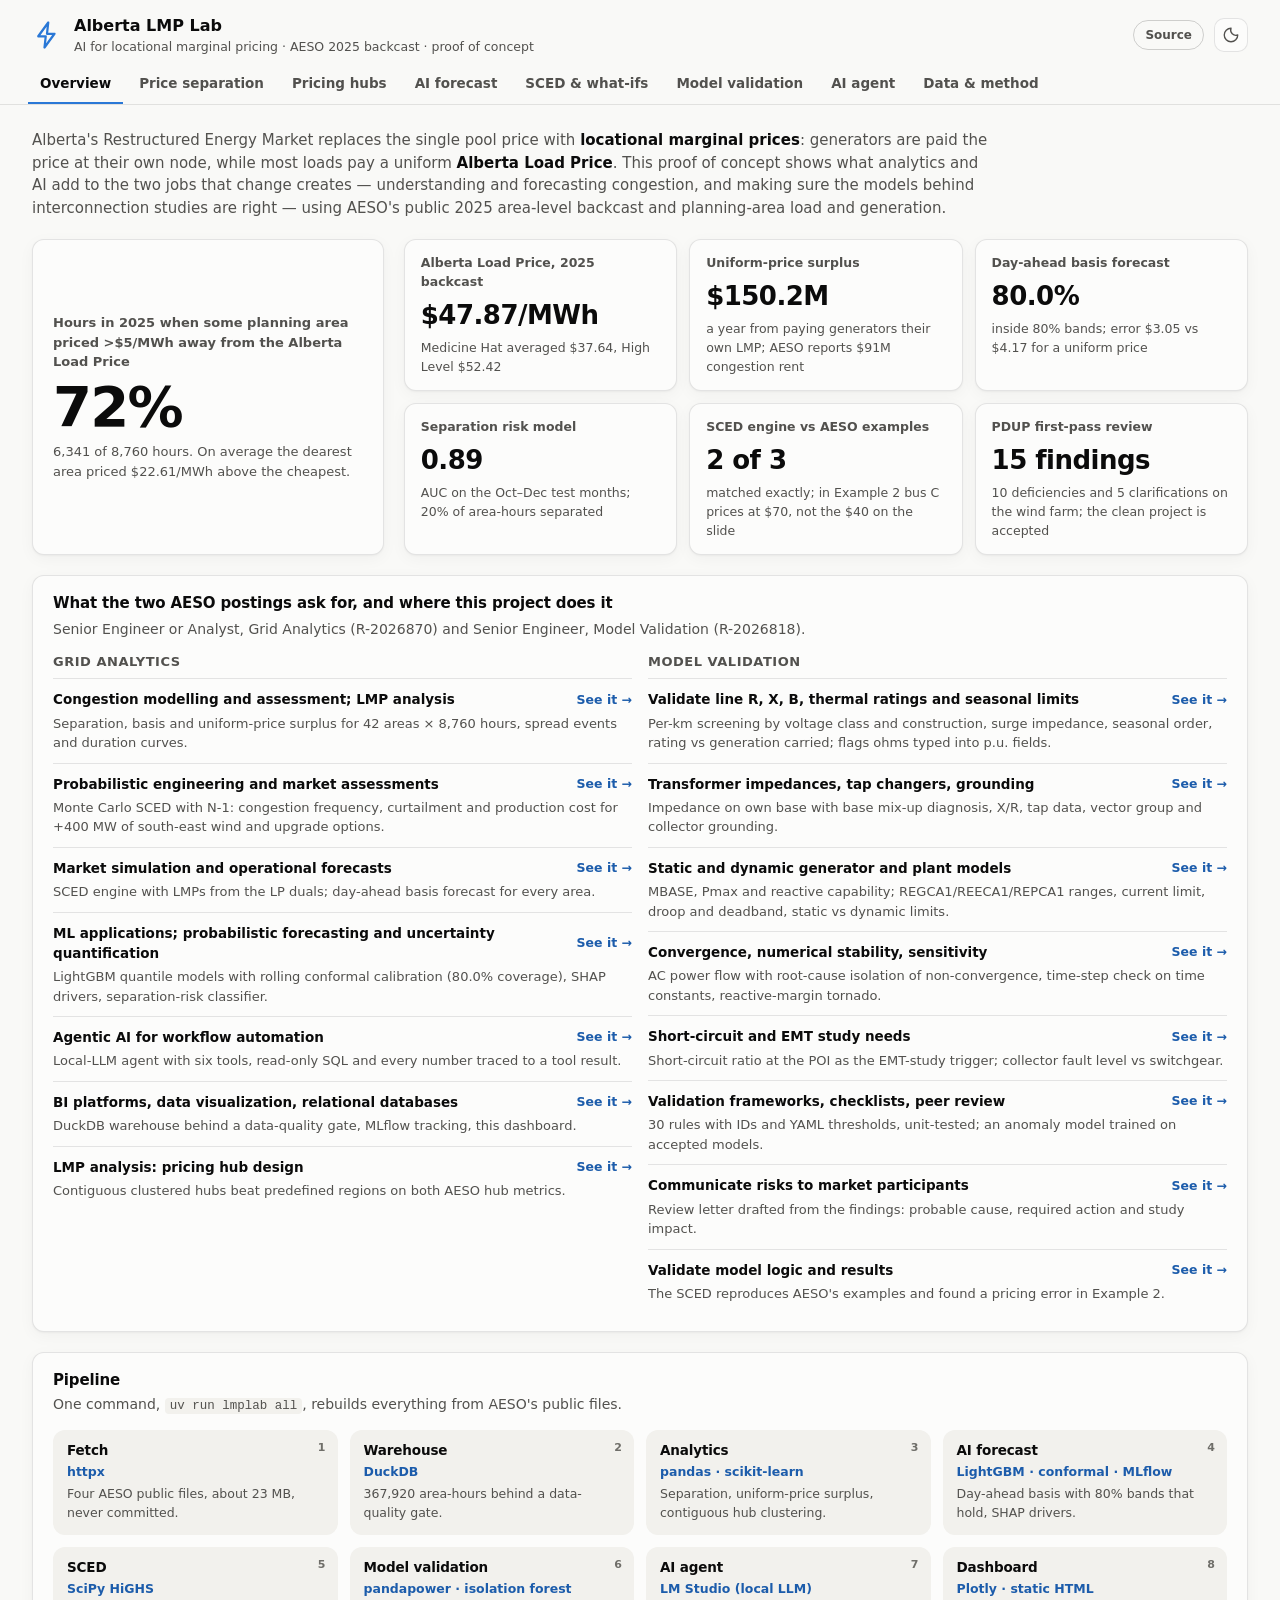
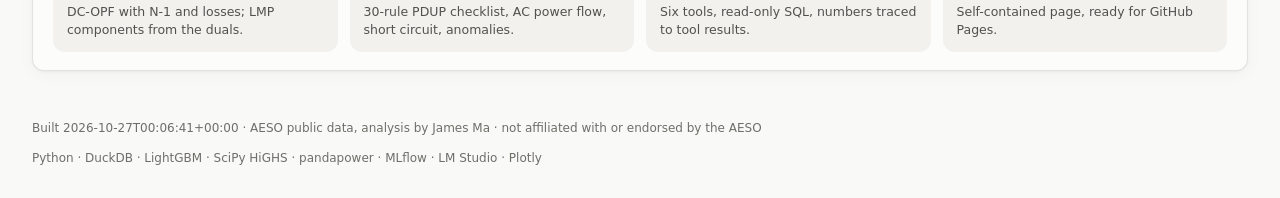
<file: site/index.html>
<!doctype html>
<html lang="en">
<head>
  <meta charset="utf-8">
  <meta name="viewport" content="width=device-width, initial-scale=1">
  <title>Alberta LMP Lab</title>
  <meta name="description" content="AI for locational marginal pricing in Alberta: congestion analytics, pricing hubs, a calibrated day-ahead basis forecast, a SCED engine and automated PDUP model validation, on AESO public data.">
  <link rel="icon" href="assets/favicon.svg" type="image/svg+xml">
  <link rel="stylesheet" href="assets/styles.css?v=5f13bb00d6">
</head>
<body>
  <a class="skip" href="#main">Skip to content</a>
  <header class="topbar">
    <div class="brand">
      <svg class="brand-mark" viewBox="0 0 24 24" aria-hidden="true"><path d="M13 2 5 13h6l-1 9 8-11h-6l1-9Z" fill="none" stroke="currentColor" stroke-width="1.8" stroke-linejoin="round"/></svg>
      <div>
        <div class="brand-name">Alberta LMP Lab</div>
        <div class="brand-sub">AI for locational marginal pricing · AESO 2025 backcast · proof of concept</div>
      </div>
    </div>
    <div class="topbar-right">
      <a class="mode-chip" href="https://github.com/jma-repo/alberta-lmp-lab" title="Source code">Source</a>
      <button class="icon-button" id="theme-toggle" type="button" aria-label="Switch colour theme" title="Switch colour theme">
        <svg viewBox="0 0 24 24" aria-hidden="true"><path d="M12 3a9 9 0 1 0 9 9 7 7 0 0 1-9-9Z" fill="none" stroke="currentColor" stroke-width="1.8" stroke-linejoin="round"/></svg>
      </button>
    </div>
    <nav class="tabs" role="tablist" aria-label="Sections">
      <button role="tab" id="tab-overview" aria-controls="overview" aria-selected="true" data-tab="overview">Overview</button>
      <button role="tab" id="tab-separation" aria-controls="separation" aria-selected="false" data-tab="separation">Price separation</button>
      <button role="tab" id="tab-hubs" aria-controls="hubs" aria-selected="false" data-tab="hubs">Pricing hubs</button>
      <button role="tab" id="tab-forecast" aria-controls="forecast" aria-selected="false" data-tab="forecast">AI forecast</button>
      <button role="tab" id="tab-sced" aria-controls="sced" aria-selected="false" data-tab="sced">SCED &amp; what-ifs</button>
      <button role="tab" id="tab-pdup" aria-controls="pdup" aria-selected="false" data-tab="pdup">Model validation</button>
      <button role="tab" id="tab-agent" aria-controls="agent" aria-selected="false" data-tab="agent">AI agent</button>
      <button role="tab" id="tab-about" aria-controls="about" aria-selected="false" data-tab="about">Data &amp; method</button>
    </nav>
  </header>

  <main id="main">
    <!-- Overview -------------------------------------------------------------------------------->
    <section class="panel" id="overview" role="tabpanel" aria-labelledby="tab-overview">
      <div class="lede">
        <p>Alberta's Restructured Energy Market replaces the single pool price with <strong>locational marginal prices</strong>:
          generators are paid the price at their own node, while most loads pay a uniform <strong>Alberta Load Price</strong>.
          This proof of concept shows what analytics and AI add to the two jobs that change creates &mdash; understanding
          and forecasting congestion, and making sure the models behind interconnection studies are right &mdash; using
          AESO's public 2025 area-level backcast and planning-area load and generation.</p>
      </div>
      <div class="hero-row">
        <div class="hero card">
          <div class="hero-label">Hours in 2025 when some planning area priced &gt;$5/MWh away from the Alberta Load Price</div>
          <div class="hero-value" id="hero-value"></div>
          <div class="hero-note" id="hero-note"></div>
        </div>
        <div class="kpis kpis-3" id="kpis"></div>
      </div>
      <div class="card">
        <div class="section-head compact">
          <div>
            <h2>What the two AESO postings ask for, and where this project does it</h2>
            <p class="muted">Senior Engineer or Analyst, Grid Analytics (R-2026870) and Senior Engineer, Model Validation (R-2026818).</p>
          </div>
        </div>
        <div class="fit" id="fit"></div>
      </div>
      <div class="card">
        <h2>Pipeline</h2>
        <p class="muted">One command, <code>uv run lmplab all</code>, rebuilds everything from AESO's public files.</p>
        <ol class="flow" id="flow"></ol>
      </div>
    </section>

    <!-- Price separation ------------------------------------------------------------------------->
    <section class="panel" id="separation" role="tabpanel" aria-labelledby="tab-separation" hidden>
      <div class="section-head">
        <div>
          <h1>Where and when prices separate</h1>
          <p class="muted">Basis = area LMP &minus; Alberta Load Price. Negative basis marks supply trapped behind a constraint;
            positive marks a load pocket that has to import. 42 planning areas, 8,760 hours, AESO 2025 backcast.</p>
        </div>
      </div>
      <div class="grid-2-1">
        <figure class="card chart-card">
          <figcaption>
            <h2>Mean basis by planning area</h2>
            <p>Schematic map: each circle is a planning area at its place on AESO's map; lines join neighbours.</p>
          </figcaption>
          <div class="chart" id="chart-map" style="height: 560px"></div>
          <details class="table-view"><summary>Show as table</summary><div id="table-map"></div></details>
        </figure>
        <div class="stack">
          <div class="card">
            <h2>Largest price spreads</h2>
            <p class="muted">Highest-minus-lowest area LMP in the hour.</p>
            <div id="events" class="table-scroll"></div>
          </div>
          <div class="card">
            <h2>Data quality gate</h2>
            <p class="muted">Checks that stop the pipeline when an assumption breaks.</p>
            <dl class="facts-list" id="quality"></dl>
            <ul class="findings-mini" id="quality-findings"></ul>
          </div>
        </div>
      </div>
      <div class="grid-2">
        <figure class="card chart-card">
          <figcaption>
            <h2>Daily Alberta Load Price and the spread around it</h2>
            <p>Daily mean ALP; the band spans the lowest and highest area LMP that day. Axis capped at $260; daily highs reach $1,000 (all values in the table).</p>
          </figcaption>
          <div class="chart" id="chart-daily" style="height: 300px"></div>
          <details class="table-view"><summary>Show as table</summary><div id="table-daily"></div></details>
        </figure>
        <figure class="card chart-card">
          <figcaption>
            <h2>Uniform-price surplus by month</h2>
            <p id="surplus-caption"></p>
          </figcaption>
          <div class="chart" id="chart-surplus" style="height: 300px"></div>
          <details class="table-view"><summary>Show as table</summary><div id="table-surplus"></div></details>
        </figure>
      </div>
      <figure class="card chart-card">
        <figcaption>
          <h2>Basis duration curves</h2>
          <p>Each area's hourly basis sorted high to low: Medicine Hat sits below the band most of the year, High Level above it, Calgary close to zero. Grey lines are the other 39 areas; axis capped at ±$45.</p>
        </figcaption>
        <div class="chart" id="chart-duration" style="height: 340px"></div>
        <details class="table-view"><summary>Show as table</summary><div id="table-duration"></div></details>
      </figure>
    </section>

    <!-- Pricing hubs ---------------------------------------------------------------------------->
    <section class="panel" id="hubs" role="tabpanel" aria-labelledby="tab-hubs" hidden>
      <div class="section-head">
        <div>
          <h1>Pricing hubs: predefined regions vs data-driven clusters</h1>
          <p class="muted">Hubs give the market liquid reference prices for hedging. AESO judges a design on two numbers:
            <strong>basis deviation</strong> (how far member prices sit from their hub, lower is better) and
            <strong>minimum separation</strong> (the smallest gap between any two hub prices, higher is clearer).
            Clusters are Ward linkage on hourly price series, restricted to neighbouring areas so each hub is one connected region, with at least three areas per hub.</p>
        </div>
      </div>
      <div class="grid-2">
        <figure class="card chart-card">
          <figcaption>
            <h2>Every design on AESO's two criteria</h2>
            <p>Better designs sit to the right (distinct hubs) and lower (tighter fit).</p>
          </figcaption>
          <div class="chart" id="chart-hubs" style="height: 400px"></div>
          <details class="table-view"><summary>Show as table</summary><div id="table-hubs"></div></details>
        </figure>
        <figure class="card chart-card">
          <figcaption class="with-control">
            <div>
              <h2>Hub map</h2>
              <p id="hubmap-caption"></p>
            </div>
            <div class="segmented" role="radiogroup" aria-label="Hub design" id="hub-choice"></div>
          </figcaption>
          <div class="chart" id="chart-hubmap" style="height: 400px"></div>
          <details class="table-view"><summary>Show as table</summary><div id="table-hubmap"></div></details>
        </figure>
      </div>
      <div class="card note-card" id="hub-note"></div>
    </section>

    <!-- Forecast ----------------------------------------------------------------------------------->
    <section class="panel" id="forecast" role="tabpanel" aria-labelledby="tab-forecast" hidden>
      <div class="section-head">
        <div>
          <h1>Day-ahead basis forecast with calibrated uncertainty</h1>
          <p class="muted">One LightGBM model across all 42 areas predicts tomorrow's basis from conditions (load, imports,
            regional net generation, the system price) and recent prices. Quantile models give 80% bands, recalibrated each day on the last
            30 settled days (conformal prediction). Trained Jan&ndash;Aug, calibrated Sep, tested on Oct&ndash;Dec, the fall outage season.
            Conditions are 2025 actuals standing in for the forecasts a production model would use, so scores are an upper bound.</p>
        </div>
      </div>
      <div class="kpis kpis-4" id="forecast-kpis"></div>
      <div class="grid-2">
        <figure class="card chart-card">
          <figcaption>
            <h2>Error against the baselines</h2>
            <p>Mean absolute error on the test months, all area-hours and the hours that separated.</p>
          </figcaption>
          <div class="chart" id="chart-methods" style="height: 320px"></div>
          <details class="table-view"><summary>Show as table</summary><div id="table-methods"></div></details>
        </figure>
        <figure class="card chart-card">
          <figcaption>
            <h2>Do the 80% bands hold 80%?</h2>
            <p>Share of test hours inside the band, by month: raw quantiles, one fixed calibration, and daily rolling recalibration.</p>
          </figcaption>
          <div class="chart" id="chart-coverage" style="height: 320px"></div>
          <details class="table-view"><summary>Show as table</summary><div id="table-coverage"></div></details>
        </figure>
      </div>
      <figure class="card chart-card">
        <figcaption class="with-control">
          <div>
            <h2>Forecast vs actual basis</h2>
            <p id="showcase-caption"></p>
          </div>
          <div class="segmented" role="radiogroup" aria-label="Planning area" id="showcase-choice"></div>
        </figcaption>
        <div class="chart" id="chart-showcase" style="height: 340px"></div>
      </figure>
      <div class="grid-2">
        <figure class="card chart-card">
          <figcaption>
            <h2>What drives the forecast</h2>
            <p>Mean absolute SHAP contribution on test hours ($/MWh of basis).</p>
          </figcaption>
          <div class="chart" id="chart-drivers" style="height: 380px"></div>
        </figure>
        <figure class="card chart-card">
          <figcaption>
            <h2>The model finds the export limit on its own</h2>
            <p>Average SHAP effect of a region's own net generation on its areas' basis. A flat line that turns down is a constraint starting to bind.</p>
          </figcaption>
          <div class="chart" id="chart-dependence" style="height: 380px"></div>
          <details class="table-view"><summary>Show as table</summary><div id="table-dependence"></div></details>
        </figure>
      </div>
      <div class="grid-2">
        <figure class="card chart-card">
          <figcaption>
            <h2>Separation risk: does a 30% forecast mean 30%?</h2>
            <p id="reliability-caption"></p>
          </figcaption>
          <div class="chart" id="chart-reliability" style="height: 320px"></div>
        </figure>
        <div class="card">
          <h2>Skill by area</h2>
          <p class="muted">Test-period error, band coverage and separation AUC per planning area.</p>
          <div id="forecast-areas" class="table-scroll tall"></div>
        </div>
      </div>
    </section>

    <!-- SCED ------------------------------------------------------------------------------------>
    <section class="panel" id="sced" role="tabpanel" aria-labelledby="tab-sced" hidden>
      <div class="section-head">
        <div>
          <h1>A transparent SCED: prices straight from the duals</h1>
          <p class="muted">DC optimal power flow with N-1 security and losses, solved as a linear program (HiGHS). LMP = MCE
            (energy at the reference bus) + MCL (losses) + MCC (congestion), read from the shadow prices of the balance and
            flow constraints, then checked against brute force: re-dispatch with one more MW at the bus.</p>
        </div>
      </div>
      <h2 class="subhead">AESO's three-bus examples, reproduced</h2>
      <div class="examples" id="examples"></div>
      <div class="grid-2-1">
        <figure class="card chart-card">
          <figcaption class="with-control">
            <div>
              <h2>Stylized seven-zone Alberta network</h2>
              <p id="network-caption"></p>
            </div>
            <div class="segmented" role="radiogroup" aria-label="Hour" id="network-choice"></div>
          </figcaption>
          <div class="network" id="network"></div>
          <p class="footnote">Illustrative network tuned to behave like Alberta's corridors; not AESO's model.</p>
        </figure>
        <div class="card">
          <h2>LMP components</h2>
          <p class="muted">$/MWh, reference bus Central.</p>
          <div id="components"></div>
          <div id="binding"></div>
        </div>
      </div>
      <h2 class="subhead">Probabilistic congestion: what if 400 MW more wind connects in the south-east?</h2>
      <p class="muted narrow" id="mc-caption"></p>
      <div class="kpis kpis-4" id="whatif-kpis"></div>
      <div class="grid-2">
        <figure class="card chart-card">
          <figcaption>
            <h2>Zone prices across the sampled hours</h2>
            <p>Mean and 10th&ndash;90th percentile LMP by zone, today vs with the new wind.</p>
          </figcaption>
          <div class="chart" id="chart-zones" style="height: 340px"></div>
          <details class="table-view"><summary>Show as table</summary><div id="table-zones"></div></details>
        </figure>
        <figure class="card chart-card">
          <figcaption>
            <h2>Which upgrade is worth it? Ask the duals, then check</h2>
            <p>Value of one more MW of rating on each corridor ($k per MW-year), from the shadow prices of the limits that bind.</p>
          </figcaption>
          <div class="chart" id="chart-ratings" style="height: 340px"></div>
          <details class="table-view"><summary>Show as table</summary><div id="table-ratings"></div></details>
        </figure>
      </div>
      <div class="card">
        <h2>Re-dispatch check of the upgrade options</h2>
        <p class="muted">Same sampled hours for every scenario, so differences are the scenario's effect, not sampling noise.</p>
        <div id="scenario-table" class="table-scroll"></div>
      </div>
    </section>

    <!-- PDUP ------------------------------------------------------------------------------------>
    <section class="panel" id="pdup" role="tabpanel" aria-labelledby="tab-pdup" hidden>
      <div class="section-head">
        <div>
          <h1>PDUP model validation: a structured first-pass review</h1>
          <p class="muted">A reviewer's checklist as code: 30 rules over data, topology, lines, transformers, generators and
            dynamic models, then an AC power flow, short-circuit ratio, sensitivity and an anomaly model trained on accepted
            models. Two synthetic submissions: a wind farm with typical data errors and a clean solar-plus-storage project.</p>
        </div>
        <div class="segmented" role="radiogroup" aria-label="Project" id="project-choice"></div>
      </div>
      <div class="outcome card" id="outcome"></div>
      <div class="grid-2">
        <div class="card">
          <h2>Findings</h2>
          <p class="muted">Deficiencies must be corrected; clarifications need an answer. Probable causes are inferred from the numbers.</p>
          <div class="finding-list" id="findings"></div>
        </div>
        <div class="card">
          <h2>Checklist</h2>
          <p class="muted">Every rule for both projects.</p>
          <div id="checklist" class="table-scroll tall"></div>
        </div>
      </div>
      <div class="grid-2">
        <figure class="card chart-card">
          <figcaption>
            <h2>Reactive capability at the POI</h2>
            <p>Range each plant delivers at full output vs what a 0.95 power factor requires.</p>
          </figcaption>
          <div class="chart" id="chart-pq" style="height: 260px"></div>
          <details class="table-view"><summary>Show as table</summary><div id="table-pq"></div></details>
        </figure>
        <figure class="card chart-card">
          <figcaption>
            <h2>Sensitivity of the reactive margin</h2>
            <p id="sensitivity-caption"></p>
          </figcaption>
          <div class="chart" id="chart-sensitivity" style="height: 260px"></div>
          <details class="table-view"><summary>Show as table</summary><div id="table-sensitivity"></div></details>
        </figure>
      </div>
      <div class="grid-2">
        <figure class="card chart-card">
          <figcaption>
            <h2>The anomaly the range checks miss</h2>
            <p>600 accepted 34.5 kV cable models (synthetic library) and the submitted collectors, per-km R and X on log scales.</p>
          </figcaption>
          <div class="chart" id="chart-anomaly" style="height: 380px"></div>
        </figure>
        <div class="card">
          <h2>Letter to the market participant</h2>
          <p class="muted">Generated from the findings; the summary paragraph can be drafted by a local LLM.</p>
          <div class="letter" id="letter"></div>
        </div>
      </div>
    </section>

    <!-- Agent ------------------------------------------------------------------------------------>
    <section class="panel" id="agent" role="tabpanel" aria-labelledby="tab-agent" hidden>
      <div class="section-head">
        <div>
          <h1>Agentic analyst: tools, not guesses</h1>
          <p class="muted">A local LLM plans tool calls over the warehouse, the forecast, the SCED engine and the PDUP reviews,
            then writes the answer from what the tools return. Every number in an answer is traced back to a tool result.</p>
        </div>
      </div>
      <div class="grid-2-1">
        <div class="transcripts" id="transcripts"></div>
        <div class="stack">
          <div class="card">
            <h2>Tools</h2>
            <ul class="tool-list" id="tools"></ul>
          </div>
          <div class="card honesty">
            <h2>Guardrails</h2>
            <ul>
              <li><strong>Local only.</strong> The model runs in LM Studio on this machine; the client refuses non-local endpoints.</li>
              <li><strong>Read-only SQL.</strong> One SELECT, read-only connection, file access off, 50-row cap.</li>
              <li><strong>Verified facts.</strong> Each tool returns pre-written sentences next to its raw fields; small models paraphrase far more reliably than they read tables.</li>
              <li><strong>Number tracing.</strong> Every figure in the answer is matched to a tool result; untraced figures are flagged.</li>
              <li><strong>Offline fallback.</strong> Without a model server, a deterministic planner answers the same questions.</li>
            </ul>
          </div>
          <div class="card honesty">
            <h2>What the model choice taught</h2>
            <ul id="model-notes"></ul>
          </div>
        </div>
      </div>
    </section>

    <!-- About -------------------------------------------------------------------------------------->
    <section class="panel" id="about" role="tabpanel" aria-labelledby="tab-about" hidden>
      <div class="section-head">
        <div>
          <h1>Data, method and limits</h1>
          <p class="muted">What is real, what is synthetic, and what a production version would need.</p>
        </div>
      </div>
      <div class="grid-2">
        <div class="card">
          <h2>AESO public data used</h2>
          <ul class="source-list" id="sources"></ul>
          <p class="footnote">AESO data are used under AESO's terms of use; they are downloaded by <code>lmplab fetch</code> and never committed to the repository.</p>
        </div>
        <div class="card honesty">
          <h2>Honest limits</h2>
          <ul>
            <li><strong>Area level, not nodal.</strong> The backcast gives one LMP per planning area; AESO's own hub analysis uses bus-level prices, so basis deviations here run higher.</li>
            <li><strong>Forecast inputs are actuals.</strong> Load, regional generation and the system price are 2025 actuals standing in for the forecasts a production model would use, so scores are an upper bound.</li>
            <li><strong>Surplus is not congestion rent.</strong> The uniform-price surplus includes loss rent and is computed at area level; AESO's $91M congestion rent is the comparable published figure.</li>
            <li><strong>Stylized network.</strong> The seven-zone SCED studies are illustrative, tuned to behave like Alberta's corridors, not AESO's PSS/E model.</li>
            <li><strong>Synthetic PDUPs.</strong> Both submissions, the screening ranges and the accepted-model library are invented for the demonstration; real reviews follow the AESO PDUP checklist and ISO rules.</li>
            <li><strong>YAML, not PSS/E files.</strong> Submissions are YAML stand-ins for PSS/E RAW/DYR files and AESO data forms; a production version would read the case files directly and run AESO's dynamic model performance test bench.</li>
          </ul>
        </div>
      </div>
      <div class="card">
        <h2>Stack</h2>
        <div class="stack-grid" id="stack"></div>
      </div>
    </section>
  </main>

  <footer class="footer">
    <span>Built <time>2026-10-27T00:06:41+00:00</time> · AESO public data, analysis by James Ma · not affiliated with or endorsed by the AESO</span>
    <span>Python · DuckDB · LightGBM · SciPy HiGHS · pandapower · MLflow · LM Studio · Plotly</span>
  </footer>

  <div class="tooltip" id="tooltip" role="tooltip" hidden></div>
  <script id="dashboard-data" type="application/json">{"generated_at":"2026-10-27T00:06:41+00:00","areas":[{"area_id":4,"name":"Medicine Hat","hub_region":"Southeast","x":546.0,"y":155.0},{"area_id":6,"name":"Calgary","hub_region":"Calgary","x":370.0,"y":257.0},{"area_id":13,"name":"Lloydminster","hub_region":"Central","x":537.0,"y":453.0},{"area_id":17,"name":"Rainbow Lake","hub_region":"Northwest","x":168.0,"y":887.0},{"area_id":18,"name":"High Level","hub_region":"Northwest","x":281.0,"y":865.0},{"area_id":19,"name":"Peace River","hub_region":"Northwest","x":213.0,"y":710.0},{"area_id":20,"name":"Grande Prairie","hub_region":"Northwest","x":142.0,"y":619.0},{"area_id":21,"name":"High Prairie","hub_region":"Northwest","x":294.0,"y":597.0},{"area_id":22,"name":"Grande Cache","hub_region":"Northwest","x":134.0,"y":505.0},{"area_id":23,"name":"Valleyview","hub_region":"Northwest","x":221.0,"y":585.0},{"area_id":24,"name":"Fox Creek","hub_region":"Northwest","x":229.0,"y":518.0},{"area_id":25,"name":"Fort McMurray","hub_region":"Northeast","x":441.0,"y":794.0},{"area_id":26,"name":"Swan Hills","hub_region":"Northwest","x":294.0,"y":535.0},{"area_id":27,"name":"Athabasca/Lac La Biche","hub_region":"Northeast","x":424.0,"y":550.0},{"area_id":28,"name":"Cold Lake","hub_region":"Central","x":523.0,"y":542.0},{"area_id":29,"name":"Hinton/Edson","hub_region":"Central","x":217.0,"y":440.0},{"area_id":30,"name":"Drayton Valley","hub_region":"Central","x":305.0,"y":405.0},{"area_id":31,"name":"Wetaskiwin","hub_region":"Edmonton","x":403.0,"y":405.0},{"area_id":32,"name":"Wainwright","hub_region":"Central","x":507.0,"y":405.0},{"area_id":33,"name":"Fort Saskatchewan","hub_region":"Northeast","x":424.0,"y":475.0},{"area_id":34,"name":"Abraham Lake","hub_region":"Central","x":262.0,"y":332.0},{"area_id":35,"name":"Red Deer","hub_region":"Central","x":380.0,"y":373.0},{"area_id":36,"name":"Alliance/Battle River","hub_region":"Central","x":455.0,"y":370.0},{"area_id":37,"name":"Provost","hub_region":"Central","x":545.0,"y":377.0},{"area_id":38,"name":"Caroline","hub_region":"Central","x":325.0,"y":332.0},{"area_id":39,"name":"Didsbury","hub_region":"Central","x":370.0,"y":313.0},{"area_id":40,"name":"Wabamun","hub_region":"Edmonton","x":340.0,"y":477.0},{"area_id":42,"name":"Hanna","hub_region":"Central","x":469.0,"y":323.0},{"area_id":43,"name":"Sheerness","hub_region":"Southeast","x":481.0,"y":268.0},{"area_id":44,"name":"Seebe","hub_region":"Southwest","x":314.0,"y":253.0},{"area_id":45,"name":"Strathmore/Blackie","hub_region":"Southeast","x":408.0,"y":240.0},{"area_id":46,"name":"High River","hub_region":"Southwest","x":364.0,"y":203.0},{"area_id":47,"name":"Brooks","hub_region":"Southeast","x":476.0,"y":227.0},{"area_id":48,"name":"Empress","hub_region":"Southeast","x":546.0,"y":233.0},{"area_id":49,"name":"Stavely","hub_region":"Southwest","x":408.0,"y":183.0},{"area_id":52,"name":"Vauxhall","hub_region":"Southeast","x":486.0,"y":165.0},{"area_id":53,"name":"Fort Macleod","hub_region":"Southwest","x":376.0,"y":130.0},{"area_id":54,"name":"Lethbridge","hub_region":"Southwest","x":440.0,"y":152.0},{"area_id":55,"name":"Glenwood","hub_region":"Southwest","x":440.0,"y":105.0},{"area_id":56,"name":"Vegreville","hub_region":"Central","x":478.0,"y":465.0},{"area_id":57,"name":"Airdrie","hub_region":"Calgary","x":370.0,"y":277.0},{"area_id":60,"name":"Edmonton","hub_region":"Edmonton","x":385.0,"y":470.0}],"links":[[4,48],[4,52],[4,55],[6,44],[6,45],[6,46],[6,57],[13,28],[13,32],[13,56],[17,18],[17,19],[18,19],[18,25],[19,20],[19,21],[19,23],[19,25],[20,22],[20,23],[21,23],[21,26],[21,27],[22,23],[22,24],[22,29],[23,24],[23,26],[24,26],[24,29],[25,27],[25,28],[26,27],[26,29],[26,40],[27,28],[27,33],[27,40],[27,56],[27,60],[28,56],[29,30],[29,34],[29,40],[30,31],[30,34],[30,35],[30,38],[30,40],[31,33],[31,35],[31,36],[31,40],[31,56],[31,60],[32,36],[32,37],[32,42],[32,56],[33,56],[33,60],[34,38],[34,44],[35,36],[35,38],[35,39],[35,42],[36,37],[36,42],[36,56],[37,42],[38,39],[38,44],[39,42],[39,44],[39,57],[40,60],[42,43],[42,45],[42,48],[42,57],[43,45],[43,47],[43,48],[44,46],[44,53],[44,57],[45,46],[45,47],[45,49],[45,57],[46,49],[46,53],[47,48],[47,49],[47,52],[49,52],[49,53],[49,54],[52,54],[52,55],[53,54],[53,55],[54,55]],"quality":{"hours":8760,"areas":42,"backcast_rows":367920,"planning_rows":367920,"join_coverage":1.0,"lmp_min":-92.63,"lmp_max":1000.0,"findings":["292 rows with negative actload_mw (kept; small negatives are metering noise)","26280 rows with missing CSD generation (not used by the analysis)","16055 rows with missing sysgen_mw in areas [18, 24] (treated as 0 MW: no metered asset)","0 area-hours above $1,000/MWh in the backcast"],"warehouse_rows":367920},"analytics":{"summary":{"hours":8760,"annual_alp":47.87,"mean_alp":46.26,"hours_any_separation":6341,"share_any_separation":0.7239,"mean_spread":22.61,"annual_surplus_musd":150.2,"aeso_reported_congestion_rent_musd":91.0,"cheapest_area":{"area_id":4,"name":"Medicine Hat","hub_region":"Southeast","region":"South","mean_lmp":37.64,"mean_basis":-8.63,"p05_basis":-29.07,"p95_basis":1.35,"separated_share":0.4317,"below_share":0.4271,"above_share":0.0047,"mean_load_mw":32.5,"mean_gen_mw":437.7,"mean_net_gen_mw":405.2,"gen_weighted_lmp":23.53},"dearest_area":{"area_id":18,"name":"High Level","hub_region":"Northwest","region":"Northwest","mean_lmp":52.42,"mean_basis":6.16,"p05_basis":-0.05,"p95_basis":16.97,"separated_share":0.3992,"below_share":0.0019,"above_share":0.3973,"mean_load_mw":36.7,"mean_gen_mw":0.0,"mean_net_gen_mw":-36.7,"gen_weighted_lmp":0.0},"threshold":5.0},"areas":[{"area_id":4,"name":"Medicine Hat","hub_region":"Southeast","region":"South","mean_lmp":37.64,"mean_basis":-8.63,"p05_basis":-29.07,"p95_basis":1.35,"separated_share":0.4317,"below_share":0.4271,"above_share":0.0047,"mean_load_mw":32.5,"mean_gen_mw":437.7,"mean_net_gen_mw":405.2,"gen_weighted_lmp":23.53},{"area_id":6,"name":"Calgary","hub_region":"Calgary","region":"Calgary","mean_lmp":46.97,"mean_basis":0.71,"p05_basis":-1.23,"p95_basis":3.06,"separated_share":0.0303,"below_share":0.0098,"above_share":0.0204,"mean_load_mw":1139.8,"mean_gen_mw":946.7,"mean_net_gen_mw":-193.2,"gen_weighted_lmp":52.35},{"area_id":13,"name":"Lloydminster","hub_region":"Central","region":"Central","mean_lmp":45.29,"mean_basis":-0.97,"p05_basis":-8.61,"p95_basis":4.72,"separated_share":0.1387,"below_share":0.0928,"above_share":0.0459,"mean_load_mw":90.4,"mean_gen_mw":65.4,"mean_net_gen_mw":-25.0,"gen_weighted_lmp":32.18},{"area_id":17,"name":"Rainbow Lake","hub_region":"Northwest","region":"Northwest","mean_lmp":50.0,"mean_basis":3.74,"p05_basis":-2.28,"p95_basis":12.92,"separated_share":0.2697,"below_share":0.0148,"above_share":0.2549,"mean_load_mw":14.1,"mean_gen_mw":21.9,"mean_net_gen_mw":7.8,"gen_weighted_lmp":77.42},{"area_id":18,"name":"High Level","hub_region":"Northwest","region":"Northwest","mean_lmp":52.42,"mean_basis":6.16,"p05_basis":-0.05,"p95_basis":16.97,"separated_share":0.3992,"below_share":0.0019,"above_share":0.3973,"mean_load_mw":36.7,"mean_gen_mw":0.0,"mean_net_gen_mw":-36.7,"gen_weighted_lmp":0.0},{"area_id":19,"name":"Peace River","hub_region":"Northwest","region":"Northwest","mean_lmp":50.38,"mean_basis":4.12,"p05_basis":-0.12,"p95_basis":12.53,"separated_share":0.1993,"below_share":0.0005,"above_share":0.1989,"mean_load_mw":72.8,"mean_gen_mw":16.1,"mean_net_gen_mw":-56.8,"gen_weighted_lmp":55.07},{"area_id":20,"name":"Grande Prairie","hub_region":"Northwest","region":"Northwest","mean_lmp":51.88,"mean_basis":5.62,"p05_basis":-1.83,"p95_basis":18.46,"separated_share":0.3138,"below_share":0.0094,"above_share":0.3045,"mean_load_mw":299.3,"mean_gen_mw":136.6,"mean_net_gen_mw":-162.7,"gen_weighted_lmp":60.25},{"area_id":21,"name":"High Prairie","hub_region":"Northwest","region":"Northwest","mean_lmp":48.34,"mean_basis":2.07,"p05_basis":-0.39,"p95_basis":6.26,"separated_share":0.0708,"below_share":0.0022,"above_share":0.0686,"mean_load_mw":66.7,"mean_gen_mw":0.2,"mean_net_gen_mw":-66.6,"gen_weighted_lmp":259.25},{"area_id":22,"name":"Grande Cache","hub_region":"Northwest","region":"Northwest","mean_lmp":45.2,"mean_basis":-1.06,"p05_basis":-13.73,"p95_basis":11.41,"separated_share":0.392,"below_share":0.2247,"above_share":0.1674,"mean_load_mw":54.8,"mean_gen_mw":182.3,"mean_net_gen_mw":127.4,"gen_weighted_lmp":45.6},{"area_id":23,"name":"Valleyview","hub_region":"Northwest","region":"Northwest","mean_lmp":48.47,"mean_basis":2.21,"p05_basis":-1.34,"p95_basis":7.95,"separated_share":0.1011,"below_share":0.0053,"above_share":0.0959,"mean_load_mw":26.3,"mean_gen_mw":5.3,"mean_net_gen_mw":-21.1,"gen_weighted_lmp":100.36},{"area_id":24,"name":"Fox Creek","hub_region":"Northwest","region":"Northwest","mean_lmp":45.68,"mean_basis":-0.58,"p05_basis":-4.56,"p95_basis":2.78,"separated_share":0.0651,"below_share":0.0435,"above_share":0.0216,"mean_load_mw":85.7,"mean_gen_mw":0.0,"mean_net_gen_mw":-85.7,"gen_weighted_lmp":0.0},{"area_id":25,"name":"Fort McMurray","hub_region":"Northeast","region":"Northeast","mean_lmp":44.84,"mean_basis":-1.42,"p05_basis":-5.44,"p95_basis":1.21,"separated_share":0.0723,"below_share":0.061,"above_share":0.0113,"mean_load_mw":743.6,"mean_gen_mw":1202.5,"mean_net_gen_mw":458.9,"gen_weighted_lmp":43.73},{"area_id":26,"name":"Swan Hills","hub_region":"Northwest","region":"Northwest","mean_lmp":47.63,"mean_basis":1.37,"p05_basis":-1.13,"p95_basis":4.97,"separated_share":0.0559,"below_share":0.0061,"above_share":0.0499,"mean_load_mw":199.7,"mean_gen_mw":36.0,"mean_net_gen_mw":-163.7,"gen_weighted_lmp":71.47},{"area_id":27,"name":"Athabasca/Lac La Biche","hub_region":"Northeast","region":"Northeast","mean_lmp":47.46,"mean_basis":1.2,"p05_basis":-0.53,"p95_basis":3.28,"separated_share":0.038,"below_share":0.0054,"above_share":0.0326,"mean_load_mw":114.4,"mean_gen_mw":24.1,"mean_net_gen_mw":-90.3,"gen_weighted_lmp":57.72},{"area_id":28,"name":"Cold Lake","hub_region":"Central","region":"Central","mean_lmp":46.17,"mean_basis":-0.09,"p05_basis":-2.9,"p95_basis":2.18,"separated_share":0.04,"below_share":0.0176,"above_share":0.0224,"mean_load_mw":135.2,"mean_gen_mw":158.4,"mean_net_gen_mw":23.2,"gen_weighted_lmp":46.04},{"area_id":29,"name":"Hinton/Edson","hub_region":"Central","region":"Central","mean_lmp":43.04,"mean_basis":-3.23,"p05_basis":-10.19,"p95_basis":1.14,"separated_share":0.1451,"below_share":0.1381,"above_share":0.007,"mean_load_mw":113.3,"mean_gen_mw":705.2,"mean_net_gen_mw":592.0,"gen_weighted_lmp":41.42},{"area_id":30,"name":"Drayton Valley","hub_region":"Central","region":"Central","mean_lmp":46.13,"mean_basis":-0.13,"p05_basis":-2.5,"p95_basis":1.12,"separated_share":0.0264,"below_share":0.0182,"above_share":0.0082,"mean_load_mw":126.4,"mean_gen_mw":41.3,"mean_net_gen_mw":-85.0,"gen_weighted_lmp":87.22},{"area_id":31,"name":"Wetaskiwin","hub_region":"Edmonton","region":"Edmonton","mean_lmp":46.91,"mean_basis":0.64,"p05_basis":-0.44,"p95_basis":1.84,"separated_share":0.0245,"below_share":0.0039,"above_share":0.0207,"mean_load_mw":98.0,"mean_gen_mw":3.2,"mean_net_gen_mw":-94.8,"gen_weighted_lmp":43.87},{"area_id":32,"name":"Wainwright","hub_region":"Central","region":"Central","mean_lmp":44.28,"mean_basis":-1.98,"p05_basis":-10.78,"p95_basis":3.86,"separated_share":0.1322,"below_share":0.1054,"above_share":0.0268,"mean_load_mw":111.6,"mean_gen_mw":0.1,"mean_net_gen_mw":-111.5,"gen_weighted_lmp":139.26},{"area_id":33,"name":"Fort Saskatchewan","hub_region":"Northeast","region":"Northeast","mean_lmp":46.45,"mean_basis":0.19,"p05_basis":-1.56,"p95_basis":1.98,"separated_share":0.0265,"below_share":0.0082,"above_share":0.0183,"mean_load_mw":426.9,"mean_gen_mw":135.8,"mean_net_gen_mw":-291.1,"gen_weighted_lmp":52.21},{"area_id":34,"name":"Abraham Lake","hub_region":"Central","region":"Central","mean_lmp":46.34,"mean_basis":0.08,"p05_basis":-3.21,"p95_basis":2.99,"separated_share":0.0529,"below_share":0.0311,"above_share":0.0218,"mean_load_mw":0.8,"mean_gen_mw":48.8,"mean_net_gen_mw":48.0,"gen_weighted_lmp":49.75},{"area_id":35,"name":"Red Deer","hub_region":"Central","region":"Central","mean_lmp":46.66,"mean_basis":0.4,"p05_basis":-0.6,"p95_basis":1.94,"separated_share":0.0161,"below_share":0.0032,"above_share":0.0129,"mean_load_mw":297.1,"mean_gen_mw":201.0,"mean_net_gen_mw":-96.1,"gen_weighted_lmp":53.72},{"area_id":36,"name":"Alliance/Battle River","hub_region":"Central","region":"Central","mean_lmp":43.7,"mean_basis":-2.57,"p05_basis":-10.92,"p95_basis":2.44,"separated_share":0.1245,"below_share":0.115,"above_share":0.0096,"mean_load_mw":7.5,"mean_gen_mw":80.3,"mean_net_gen_mw":72.8,"gen_weighted_lmp":68.67},{"area_id":37,"name":"Provost","hub_region":"Central","region":"Central","mean_lmp":43.59,"mean_basis":-2.67,"p05_basis":-12.43,"p95_basis":3.66,"separated_share":0.1592,"below_share":0.1364,"above_share":0.0228,"mean_load_mw":88.2,"mean_gen_mw":11.1,"mean_net_gen_mw":-77.1,"gen_weighted_lmp":33.27},{"area_id":38,"name":"Caroline","hub_region":"Central","region":"Central","mean_lmp":47.62,"mean_basis":1.35,"p05_basis":-0.33,"p95_basis":3.74,"separated_share":0.0368,"below_share":0.004,"above_share":0.0328,"mean_load_mw":86.4,"mean_gen_mw":0.0,"mean_net_gen_mw":-86.4,"gen_weighted_lmp":0.0},{"area_id":39,"name":"Didsbury","hub_region":"Central","region":"Central","mean_lmp":46.74,"mean_basis":0.48,"p05_basis":-1.02,"p95_basis":2.42,"separated_share":0.0242,"below_share":0.0074,"above_share":0.0168,"mean_load_mw":71.9,"mean_gen_mw":24.3,"mean_net_gen_mw":-47.6,"gen_weighted_lmp":46.37},{"area_id":40,"name":"Wabamun","hub_region":"Edmonton","region":"Edmonton","mean_lmp":46.45,"mean_basis":0.19,"p05_basis":-1.4,"p95_basis":2.06,"separated_share":0.0255,"below_share":0.0092,"above_share":0.0162,"mean_load_mw":137.1,"mean_gen_mw":1537.8,"mean_net_gen_mw":1400.8,"gen_weighted_lmp":50.25},{"area_id":42,"name":"Hanna","hub_region":"Central","region":"Central","mean_lmp":42.36,"mean_basis":-3.91,"p05_basis":-14.11,"p95_basis":2.48,"separated_share":0.2097,"below_share":0.1992,"above_share":0.0105,"mean_load_mw":118.3,"mean_gen_mw":409.0,"mean_net_gen_mw":290.7,"gen_weighted_lmp":27.25},{"area_id":43,"name":"Sheerness","hub_region":"Southeast","region":"South","mean_lmp":40.18,"mean_basis":-6.08,"p05_basis":-18.02,"p95_basis":1.25,"separated_share":0.3187,"below_share":0.316,"above_share":0.0027,"mean_load_mw":14.3,"mean_gen_mw":100.3,"mean_net_gen_mw":86.0,"gen_weighted_lmp":61.83},{"area_id":44,"name":"Seebe","hub_region":"Southwest","region":"South","mean_lmp":48.87,"mean_basis":2.61,"p05_basis":-0.58,"p95_basis":10.9,"separated_share":0.139,"below_share":0.0078,"above_share":0.1313,"mean_load_mw":155.8,"mean_gen_mw":80.1,"mean_net_gen_mw":-75.6,"gen_weighted_lmp":51.46},{"area_id":45,"name":"Strathmore/Blackie","hub_region":"Southeast","region":"South","mean_lmp":45.19,"mean_basis":-1.07,"p05_basis":-4.15,"p95_basis":1.31,"separated_share":0.0435,"below_share":0.0396,"above_share":0.0039,"mean_load_mw":78.5,"mean_gen_mw":130.9,"mean_net_gen_mw":52.4,"gen_weighted_lmp":50.66},{"area_id":46,"name":"High River","hub_region":"Southwest","region":"South","mean_lmp":45.17,"mean_basis":-1.09,"p05_basis":-6.5,"p95_basis":1.86,"separated_share":0.0825,"below_share":0.072,"above_share":0.0105,"mean_load_mw":69.6,"mean_gen_mw":15.9,"mean_net_gen_mw":-53.7,"gen_weighted_lmp":38.48},{"area_id":47,"name":"Brooks","hub_region":"Southeast","region":"South","mean_lmp":42.4,"mean_basis":-3.87,"p05_basis":-13.6,"p95_basis":1.67,"separated_share":0.199,"below_share":0.1926,"above_share":0.0064,"mean_load_mw":70.5,"mean_gen_mw":101.8,"mean_net_gen_mw":31.3,"gen_weighted_lmp":25.36},{"area_id":48,"name":"Empress","hub_region":"Southeast","region":"South","mean_lmp":41.82,"mean_basis":-4.45,"p05_basis":-15.48,"p95_basis":2.41,"separated_share":0.2457,"below_share":0.2353,"above_share":0.0104,"mean_load_mw":182.5,"mean_gen_mw":160.2,"mean_net_gen_mw":-22.3,"gen_weighted_lmp":26.43},{"area_id":49,"name":"Stavely","hub_region":"Southwest","region":"South","mean_lmp":42.41,"mean_basis":-3.85,"p05_basis":-15.14,"p95_basis":2.01,"separated_share":0.2103,"below_share":0.2018,"above_share":0.0084,"mean_load_mw":14.3,"mean_gen_mw":253.9,"mean_net_gen_mw":239.6,"gen_weighted_lmp":29.09},{"area_id":52,"name":"Vauxhall","hub_region":"Southeast","region":"South","mean_lmp":42.33,"mean_basis":-3.93,"p05_basis":-16.57,"p95_basis":3.29,"separated_share":0.253,"below_share":0.2321,"above_share":0.0209,"mean_load_mw":84.0,"mean_gen_mw":68.3,"mean_net_gen_mw":-15.6,"gen_weighted_lmp":29.24},{"area_id":53,"name":"Fort Macleod","hub_region":"Southwest","region":"South","mean_lmp":42.5,"mean_basis":-3.77,"p05_basis":-19.59,"p95_basis":1.87,"separated_share":0.1833,"below_share":0.1732,"above_share":0.0102,"mean_load_mw":22.1,"mean_gen_mw":311.0,"mean_net_gen_mw":289.0,"gen_weighted_lmp":24.42},{"area_id":54,"name":"Lethbridge","hub_region":"Southwest","region":"South","mean_lmp":42.73,"mean_basis":-3.53,"p05_basis":-15.24,"p95_basis":2.48,"separated_share":0.2106,"below_share":0.1954,"above_share":0.0152,"mean_load_mw":142.6,"mean_gen_mw":62.2,"mean_net_gen_mw":-80.4,"gen_weighted_lmp":27.61},{"area_id":55,"name":"Glenwood","hub_region":"Southwest","region":"South","mean_lmp":42.3,"mean_basis":-3.96,"p05_basis":-20.25,"p95_basis":3.08,"separated_share":0.2228,"below_share":0.1984,"above_share":0.0244,"mean_load_mw":25.7,"mean_gen_mw":26.4,"mean_net_gen_mw":0.7,"gen_weighted_lmp":33.99},{"area_id":56,"name":"Vegreville","hub_region":"Central","region":"Central","mean_lmp":46.81,"mean_basis":0.55,"p05_basis":-2.58,"p95_basis":3.08,"separated_share":0.0531,"below_share":0.0258,"above_share":0.0273,"mean_load_mw":57.7,"mean_gen_mw":0.0,"mean_net_gen_mw":-57.7,"gen_weighted_lmp":54.59},{"area_id":57,"name":"Airdrie","hub_region":"Calgary","region":"Calgary","mean_lmp":46.17,"mean_basis":-0.09,"p05_basis":-1.42,"p95_basis":2.26,"separated_share":0.0303,"below_share":0.0177,"above_share":0.0126,"mean_load_mw":81.4,"mean_gen_mw":17.2,"mean_net_gen_mw":-64.2,"gen_weighted_lmp":36.57},{"area_id":60,"name":"Edmonton","hub_region":"Edmonton","region":"Edmonton","mean_lmp":46.65,"mean_basis":0.39,"p05_basis":-1.15,"p95_basis":2.21,"separated_share":0.0267,"below_share":0.0065,"above_share":0.0202,"mean_load_mw":1350.7,"mean_gen_mw":51.0,"mean_net_gen_mw":-1299.7,"gen_weighted_lmp":88.93}],"monthly_alp":{"2025-01":33.17,"2025-02":67.54,"2025-03":36.7,"2025-04":34.58,"2025-05":47.55,"2025-06":47.17,"2025-07":31.44,"2025-08":49.9,"2025-09":80.45,"2025-10":35.6,"2025-11":68.87,"2025-12":43.72},"monthly_area_lmp":{"4":{"2025-01":26.55,"2025-02":58.99,"2025-03":31.17,"2025-04":29.29,"2025-05":33.93,"2025-06":38.12,"2025-07":26.67,"2025-08":42.42,"2025-09":65.02,"2025-10":20.84,"2025-11":49.1,"2025-12":32.62},"6":{"2025-01":33.78,"2025-02":66.22,"2025-03":37.26,"2025-04":34.88,"2025-05":46.31,"2025-06":45.3,"2025-07":30.94,"2025-08":46.82,"2025-09":77.29,"2025-10":35.01,"2025-11":69.01,"2025-12":43.99},"13":{"2025-01":31.7,"2025-02":65.75,"2025-03":36.64,"2025-04":34.46,"2025-05":42.91,"2025-06":45.47,"2025-07":30.8,"2025-08":47.29,"2025-09":73.4,"2025-10":28.53,"2025-11":66.97,"2025-12":42.86},"17":{"2025-01":35.31,"2025-02":71.03,"2025-03":42.72,"2025-04":40.5,"2025-05":50.69,"2025-06":49.3,"2025-07":31.28,"2025-08":47.25,"2025-09":79.6,"2025-10":40.62,"2025-11":69.8,"2025-12":45.21},"18":{"2025-01":37.33,"2025-02":74.35,"2025-03":44.16,"2025-04":41.63,"2025-05":52.85,"2025-06":51.08,"2025-07":33.01,"2025-08":50.27,"2025-09":83.06,"2025-10":42.18,"2025-11":74.26,"2025-12":48.28},"19":{"2025-01":35.54,"2025-02":70.06,"2025-03":39.73,"2025-04":37.84,"2025-05":50.61,"2025-06":49.01,"2025-07":31.99,"2025-08":48.99,"2025-09":82.73,"2025-10":42.4,"2025-11":72.1,"2025-12":46.79},"20":{"2025-01":37.17,"2025-02":72.48,"2025-03":39.56,"2025-04":38.06,"2025-05":52.34,"2025-06":47.73,"2025-07":32.27,"2025-08":49.16,"2025-09":85.29,"2025-10":50.47,"2025-11":72.3,"2025-12":48.9},"21":{"2025-01":33.92,"2025-02":66.78,"2025-03":37.67,"2025-04":36.05,"2025-05":48.49,"2025-06":47.81,"2025-07":30.96,"2025-08":47.69,"2025-09":80.28,"2025-10":38.53,"2025-11":70.25,"2025-12":44.72},"22":{"2025-01":33.72,"2025-02":66.03,"2025-03":33.72,"2025-04":33.4,"2025-05":46.46,"2025-06":41.98,"2025-07":26.5,"2025-08":39.18,"2025-09":70.56,"2025-10":45.15,"2025-11":65.06,"2025-12":43.65},"23":{"2025-01":34.1,"2025-02":67.32,"2025-03":37.53,"2025-04":36.07,"2025-05":48.93,"2025-06":47.45,"2025-07":30.76,"2025-08":47.06,"2025-09":80.2,"2025-10":39.97,"2025-11":70.27,"2025-12":45.16},"24":{"2025-01":31.8,"2025-02":62.74,"2025-03":35.84,"2025-04":34.68,"2025-05":46.14,"2025-06":46.95,"2025-07":28.91,"2025-08":44.58,"2025-09":73.71,"2025-10":34.94,"2025-11":67.99,"2025-12":42.85},"25":{"2025-01":30.26,"2025-02":59.82,"2025-03":34.33,"2025-04":33.14,"2025-05":46.21,"2025-06":45.81,"2025-07":29.55,"2025-08":45.64,"2025-09":77.43,"2025-10":34.93,"2025-11":64.5,"2025-12":39.3},"26":{"2025-01":33.35,"2025-02":65.33,"2025-03":36.98,"2025-04":35.5,"2025-05":47.52,"2025-06":47.42,"2025-07":30.52,"2025-08":46.66,"2025-09":79.22,"2025-10":38.22,"2025-11":69.65,"2025-12":44.29},"27":{"2025-01":32.79,"2025-02":64.87,"2025-03":36.87,"2025-04":35.18,"2025-05":48.29,"2025-06":48.26,"2025-07":31.05,"2025-08":47.57,"2025-09":78.53,"2025-10":36.15,"2025-11":69.22,"2025-12":43.78},"28":{"2025-01":31.27,"2025-02":62.34,"2025-03":36.02,"2025-04":34.61,"2025-05":48.67,"2025-06":46.56,"2025-07":30.36,"2025-08":46.86,"2025-09":77.78,"2025-10":34.63,"2025-11":66.69,"2025-12":41.12},"29":{"2025-01":29.67,"2025-02":58.34,"2025-03":33.93,"2025-04":33.07,"2025-05":43.3,"2025-06":45.76,"2025-07":27.29,"2025-08":42.22,"2025-09":68.6,"2025-10":32.07,"2025-11":64.7,"2025-12":40.25},"30":{"2025-01":32.13,"2025-02":64.38,"2025-03":36.87,"2025-04":34.55,"2025-05":45.29,"2025-06":46.29,"2025-07":30.24,"2025-08":46.16,"2025-09":75.47,"2025-10":33.74,"2025-11":68.34,"2025-12":43.22},"31":{"2025-01":32.92,"2025-02":65.35,"2025-03":36.76,"2025-04":34.87,"2025-05":46.79,"2025-06":46.7,"2025-07":30.69,"2025-08":47.16,"2025-09":77.07,"2025-10":35.16,"2025-11":69.0,"2025-12":43.47},"32":{"2025-01":32.32,"2025-02":65.24,"2025-03":36.37,"2025-04":34.16,"2025-05":40.14,"2025-06":43.9,"2025-07":30.06,"2025-08":46.32,"2025-09":71.03,"2025-10":26.28,"2025-11":66.14,"2025-12":42.65},"33":{"2025-01":32.15,"2025-02":63.98,"2025-03":36.15,"2025-04":34.56,"2025-05":47.09,"2025-06":46.7,"2025-07":30.3,"2025-08":46.6,"2025-09":76.71,"2025-10":35.55,"2025-11":68.15,"2025-12":42.47},"34":{"2025-01":32.38,"2025-02":64.98,"2025-03":37.26,"2025-04":35.09,"2025-05":47.42,"2025-06":46.16,"2025-07":30.45,"2025-08":41.3,"2025-09":73.47,"2025-10":36.18,"2025-11":70.03,"2025-12":44.46},"35":{"2025-01":33.03,"2025-02":64.95,"2025-03":36.71,"2025-04":34.67,"2025-05":46.64,"2025-06":45.96,"2025-07":30.52,"2025-08":46.45,"2025-09":76.77,"2025-10":35.4,"2025-11":68.48,"2025-12":43.39},"36":{"2025-01":32.05,"2025-02":63.74,"2025-03":35.75,"2025-04":33.66,"2025-05":40.17,"2025-06":43.35,"2025-07":29.38,"2025-08":45.29,"2025-09":70.56,"2025-10":26.68,"2025-11":65.16,"2025-12":41.75},"37":{"2025-01":31.83,"2025-02":64.67,"2025-03":36.04,"2025-04":33.66,"2025-05":39.13,"2025-06":42.99,"2025-07":29.75,"2025-08":45.74,"2025-09":69.86,"2025-10":25.38,"2025-11":65.2,"2025-12":42.06},"38":{"2025-01":33.65,"2025-02":66.5,"2025-03":37.71,"2025-04":35.54,"2025-05":47.79,"2025-06":46.92,"2025-07":31.13,"2025-08":46.14,"2025-09":77.36,"2025-10":36.48,"2025-11":70.54,"2025-12":44.73},"39":{"2025-01":33.37,"2025-02":65.43,"2025-03":37.0,"2025-04":34.77,"2025-05":46.53,"2025-06":45.45,"2025-07":30.52,"2025-08":46.25,"2025-09":76.77,"2025-10":35.41,"2025-11":68.79,"2025-12":43.64},"40":{"2025-01":32.33,"2025-02":63.92,"2025-03":36.26,"2025-04":34.65,"2025-05":46.75,"2025-06":46.7,"2025-07":30.13,"2025-08":46.23,"2025-09":76.51,"2025-10":35.74,"2025-11":68.31,"2025-12":42.89},"42":{"2025-01":29.94,"2025-02":63.24,"2025-03":35.33,"2025-04":32.37,"2025-05":37.26,"2025-06":41.52,"2025-07":29.09,"2025-08":44.61,"2025-09":69.18,"2025-10":24.85,"2025-11":63.29,"2025-12":40.8},"43":{"2025-01":27.97,"2025-02":60.46,"2025-03":34.01,"2025-04":30.64,"2025-05":34.66,"2025-06":39.17,"2025-07":27.88,"2025-08":42.56,"2025-09":66.19,"2025-10":23.14,"2025-11":59.79,"2025-12":38.76},"44":{"2025-01":36.2,"2025-02":68.12,"2025-03":39.01,"2025-04":36.07,"2025-05":49.12,"2025-06":45.81,"2025-07":31.96,"2025-08":47.78,"2025-09":79.03,"2025-10":39.51,"2025-11":71.34,"2025-12":45.57},"45":{"2025-01":32.32,"2025-02":64.15,"2025-03":36.28,"2025-04":33.98,"2025-05":43.34,"2025-06":43.56,"2025-07":29.93,"2025-08":45.23,"2025-09":75.22,"2025-10":32.47,"2025-11":66.29,"2025-12":42.62},"46":{"2025-01":32.01,"2025-02":64.95,"2025-03":35.86,"2025-04":33.65,"2025-05":42.76,"2025-06":43.61,"2025-07":29.96,"2025-08":46.06,"2025-09":75.96,"2025-10":31.11,"2025-11":66.58,"2025-12":42.71},"47":{"2025-01":30.08,"2025-02":62.86,"2025-03":34.92,"2025-04":32.0,"2025-05":37.57,"2025-06":41.55,"2025-07":28.8,"2025-08":44.27,"2025-09":70.45,"2025-10":25.99,"2025-11":62.92,"2025-12":40.54},"48":{"2025-01":29.2,"2025-02":62.98,"2025-03":35.02,"2025-04":31.92,"2025-05":36.44,"2025-06":40.73,"2025-07":28.68,"2025-08":44.28,"2025-09":68.96,"2025-10":24.64,"2025-11":62.05,"2025-12":40.12},"49":{"2025-01":30.33,"2025-02":63.74,"2025-03":34.6,"2025-04":31.94,"2025-05":36.75,"2025-06":40.94,"2025-07":27.61,"2025-08":43.68,"2025-09":72.36,"2025-10":25.62,"2025-11":63.64,"2025-12":41.11},"52":{"2025-01":29.7,"2025-02":63.46,"2025-03":34.45,"2025-04":31.37,"2025-05":36.06,"2025-06":41.82,"2025-07":29.2,"2025-08":45.22,"2025-09":71.1,"2025-10":24.83,"2025-11":63.28,"2025-12":40.77},"53":{"2025-01":29.22,"2025-02":63.51,"2025-03":33.67,"2025-04":31.88,"2025-05":36.75,"2025-06":41.19,"2025-07":28.6,"2025-08":45.37,"2025-09":74.4,"2025-10":24.17,"2025-11":63.82,"2025-12":40.76},"54":{"2025-01":30.0,"2025-02":63.88,"2025-03":34.05,"2025-04":31.69,"2025-05":37.19,"2025-06":41.5,"2025-07":29.09,"2025-08":45.25,"2025-09":73.35,"2025-10":25.28,"2025-11":63.79,"2025-12":40.97},"55":{"2025-01":29.85,"2025-02":64.52,"2025-03":33.82,"2025-04":31.93,"2025-05":35.69,"2025-06":40.6,"2025-07":28.52,"2025-08":44.82,"2025-09":73.15,"2025-10":23.17,"2025-11":64.04,"2025-12":40.93},"56":{"2025-01":32.89,"2025-02":65.97,"2025-03":37.15,"2025-04":35.21,"2025-05":46.33,"2025-06":47.04,"2025-07":30.98,"2025-08":47.73,"2025-09":76.72,"2025-10":32.76,"2025-11":68.75,"2025-12":43.39},"57":{"2025-01":33.35,"2025-02":64.78,"2025-03":37.0,"2025-04":34.73,"2025-05":45.73,"2025-06":42.92,"2025-07":30.67,"2025-08":45.59,"2025-09":75.36,"2025-10":34.76,"2025-11":68.56,"2025-12":43.63},"60":{"2025-01":32.36,"2025-02":64.38,"2025-03":36.34,"2025-04":34.64,"2025-05":47.13,"2025-06":46.81,"2025-07":30.46,"2025-08":46.82,"2025-09":76.9,"2025-10":35.69,"2025-11":68.5,"2025-12":42.83}},"monthly_surplus_musd":{"2025-01":11.29,"2025-02":12.46,"2025-03":8.9,"2025-04":7.83,"2025-05":19.57,"2025-06":6.57,"2025-07":6.54,"2025-08":7.79,"2025-09":14.41,"2025-10":22.48,"2025-11":18.68,"2025-12":13.68},"duration":{"percentiles":[0.0,2.0,4.0,6.0,8.0,10.0,12.0,14.0,16.0,18.0,20.0,22.0,24.0,26.0,28.0,30.0,32.0,34.0,36.0,38.0,40.0,42.0,44.0,46.0,48.0,50.0,52.0,54.0,56.0,58.0,60.0,62.0,64.0,66.0,68.0,70.0,72.0,74.0,76.0,78.0,80.0,82.0,84.0,86.0,88.0,90.0,92.0,94.0,96.0,98.0,100.0],"areas":{"4":[1000.0,249.01,97.4,76.17,63.35,57.22,52.36,48.6,44.78,41.15,39.07,36.96,34.94,33.16,31.39,30.08,28.88,27.47,26.32,25.31,24.43,23.43,22.49,21.73,21.07,20.25,19.4,18.58,17.81,17.09,16.26,15.42,14.62,13.73,12.84,12.01,11.15,10.2,9.08,8.05,6.74,5.17,3.71,2.09,0.96,0.01,0.01,-0.42,-1.72,-3.13,-41.97],"6":[1000.0,296.26,111.33,87.47,73.08,64.62,59.59,54.8,51.3,48.15,45.37,43.22,41.31,39.26,37.47,35.9,34.76,33.44,32.17,31.15,30.26,29.41,28.48,27.69,26.84,26.12,25.43,24.81,24.28,23.66,22.92,22.24,21.57,20.88,20.31,19.74,19.04,18.44,17.78,17.0,16.16,15.24,14.16,13.12,11.95,10.59,8.86,7.14,3.21,0.01,-0.0],"13":[1000.0,290.73,109.21,84.49,70.67,63.25,58.11,53.68,49.57,46.34,43.44,41.28,39.28,37.67,36.06,34.77,33.57,32.35,31.15,30.27,29.35,28.53,27.54,26.59,25.87,25.18,24.4,23.65,23.01,22.39,21.75,21.05,20.44,19.82,19.11,18.52,17.9,17.1,16.3,15.31,14.26,13.23,12.28,10.94,9.62,8.13,6.71,4.72,2.3,0.01,0.01],"17":[1000.0,315.76,121.06,93.06,78.64,69.56,63.57,58.98,55.05,52.16,49.19,46.46,44.57,42.83,40.92,39.5,38.04,36.83,35.66,34.38,33.46,32.34,31.41,30.35,29.5,28.57,27.8,27.0,26.18,25.43,24.74,24.15,23.46,22.71,22.12,21.48,20.75,19.93,19.2,18.41,17.44,16.51,15.47,14.31,12.87,11.4,9.65,7.6,3.71,0.02,-0.03],"18":[1000.0,333.07,126.86,97.47,82.5,72.95,66.99,62.17,58.11,54.73,51.79,48.84,46.65,44.79,42.98,41.41,39.94,38.6,37.33,36.11,34.97,33.93,32.95,31.89,30.93,29.98,29.25,28.28,27.48,26.7,26.01,25.35,24.67,23.99,23.2,22.57,21.94,21.02,20.25,19.33,18.38,17.44,16.34,15.13,13.55,12.05,10.12,8.05,3.97,0.02,0.0],"19":[1000.0,321.63,118.91,93.66,78.97,70.17,64.04,59.27,55.38,52.41,49.32,46.53,44.25,42.46,40.83,39.09,37.73,36.58,35.33,34.17,33.04,32.24,31.25,30.31,29.41,28.57,27.87,27.09,26.25,25.62,24.99,24.22,23.47,22.78,22.14,21.54,20.9,20.27,19.36,18.47,17.63,16.74,15.66,14.54,13.12,11.66,9.71,7.8,3.83,0.02,0.01],"20":[1000.0,321.21,129.0,101.52,84.12,72.85,65.91,61.32,57.13,53.85,50.73,47.84,45.78,43.6,41.88,40.19,38.95,37.61,36.35,35.24,34.22,33.15,32.23,31.3,30.28,29.4,28.62,27.76,26.99,26.11,25.44,24.74,24.04,23.31,22.53,21.74,21.13,20.5,19.57,18.58,17.77,16.8,15.93,14.68,13.24,11.61,9.81,7.76,3.86,0.02,-0.0],"21":[1000.0,309.64,113.41,90.57,74.25,66.24,60.32,55.88,52.25,49.58,46.39,44.01,42.11,40.37,38.49,36.86,35.73,34.61,33.38,32.37,31.39,30.47,29.55,28.8,27.96,27.16,26.5,25.82,25.11,24.36,23.8,23.11,22.27,21.73,21.12,20.56,19.92,19.32,18.5,17.69,16.82,15.92,14.93,13.93,12.66,11.22,9.41,7.53,3.69,0.02,0.01],"22":[1000.0,292.71,115.3,85.51,71.83,63.46,57.9,53.55,50.48,47.09,44.26,42.07,39.77,37.98,36.38,35.01,33.88,32.81,31.81,30.72,29.65,28.65,27.74,26.89,26.0,25.13,24.38,23.73,22.98,22.28,21.47,20.83,20.21,19.61,18.81,18.1,17.51,16.86,16.14,15.25,14.53,13.56,12.72,11.51,10.01,8.59,6.93,5.19,1.91,0.02,-0.07],"23":[1000.0,312.31,113.94,89.38,74.63,66.13,61.11,56.33,53.04,50.06,47.11,44.25,42.42,40.63,38.96,37.39,35.92,34.87,33.68,32.58,31.59,30.77,29.9,29.09,28.18,27.49,26.78,26.02,25.18,24.53,23.91,23.13,22.49,21.83,21.14,20.63,19.97,19.35,18.58,17.65,16.86,16.01,14.96,13.94,12.67,11.36,9.47,7.58,3.71,0.02,0.0],"24":[1000.0,292.26,107.06,85.39,70.94,62.91,57.73,53.16,49.7,46.98,43.85,41.44,39.61,38.01,36.34,34.94,33.67,32.49,31.56,30.54,29.5,28.62,27.9,27.12,26.36,25.58,24.87,24.23,23.53,22.9,22.31,21.61,20.9,20.34,19.78,19.13,18.5,17.86,17.08,16.26,15.47,14.4,13.53,12.42,11.16,9.8,7.69,5.68,0.24,0.01,-2.96],"25":[1000.0,280.94,105.85,83.72,68.99,61.17,55.51,51.25,47.69,44.85,42.14,39.76,38.15,36.68,35.01,33.76,32.37,31.33,30.5,29.56,28.76,27.97,27.24,26.54,25.63,24.98,24.44,23.71,23.12,22.54,21.86,21.26,20.63,20.02,19.42,18.84,18.31,17.75,17.03,16.34,15.54,14.68,13.72,12.76,11.7,10.31,8.65,6.83,3.22,0.01,0.01],"26":[1000.0,303.13,111.67,88.6,72.82,65.06,59.59,55.21,51.59,48.88,45.73,43.41,41.44,39.68,37.89,36.38,35.24,34.06,32.85,31.88,30.83,29.93,29.01,28.4,27.61,26.8,26.05,25.37,24.7,24.08,23.44,22.77,22.0,21.41,20.86,20.3,19.65,19.04,18.26,17.39,16.59,15.76,14.73,13.73,12.48,11.14,9.34,7.49,3.66,0.01,0.0],"27":[1000.0,298.7,113.33,88.94,73.66,65.22,59.51,55.14,51.1,48.32,45.09,42.74,40.99,39.32,37.44,35.86,34.65,33.57,32.47,31.52,30.48,29.74,28.9,28.06,27.18,26.49,25.82,25.08,24.48,23.87,23.23,22.51,21.81,21.11,20.53,19.94,19.32,18.65,17.96,17.15,16.37,15.33,14.42,13.36,12.15,10.8,8.94,7.15,3.29,0.01,0.01],"28":[1000.0,290.28,109.83,86.55,71.87,63.11,57.51,53.2,49.66,46.61,43.71,41.24,39.57,38.05,36.35,34.95,33.61,32.45,31.47,30.59,29.7,28.92,28.08,27.21,26.37,25.67,24.99,24.33,23.79,23.14,22.46,21.82,21.16,20.49,19.88,19.29,18.72,18.0,17.3,16.48,15.7,14.79,13.88,12.86,11.67,10.19,8.54,6.88,3.15,0.01,-3.03],"29":[1000.0,276.73,101.25,80.55,67.71,59.12,54.5,50.15,46.86,44.3,41.19,38.9,37.26,35.81,34.26,32.93,31.61,30.66,29.7,28.7,27.77,26.91,26.24,25.49,24.78,24.06,23.35,22.72,22.13,21.51,20.91,20.3,19.65,19.08,18.54,17.96,17.34,16.76,16.12,15.27,14.39,13.51,12.55,11.52,10.28,8.67,7.04,4.39,0.01,0.01,-14.45],"30":[1000.0,294.48,109.18,86.2,71.95,63.78,58.42,54.0,50.68,47.42,44.55,42.2,40.42,38.6,36.75,35.08,33.9,32.85,31.77,30.62,29.64,28.78,27.85,26.97,26.19,25.4,24.67,24.14,23.5,22.83,22.24,21.55,20.89,20.33,19.74,19.1,18.38,17.62,17.0,16.16,15.35,14.4,13.38,12.43,11.28,9.74,8.16,6.49,2.68,0.01,-0.0],"31":[1000.0,299.17,110.56,87.73,72.65,64.17,59.0,54.55,51.03,47.91,44.8,42.48,40.77,38.84,37.2,35.57,34.33,33.31,32.13,31.1,30.1,29.24,28.49,27.64,26.83,26.16,25.41,24.71,24.22,23.59,22.91,22.21,21.47,20.82,20.29,19.73,19.06,18.39,17.68,16.96,16.07,15.15,14.13,13.13,11.95,10.49,8.74,7.11,3.16,0.01,0.01],"32":[1000.0,285.48,106.74,83.76,69.8,62.13,57.63,53.14,49.19,45.83,42.99,41.05,38.89,37.17,35.79,34.31,33.09,31.92,30.81,29.91,28.99,27.99,27.04,26.27,25.4,24.78,23.96,23.29,22.62,22.0,21.36,20.7,20.01,19.38,18.83,18.09,17.43,16.67,15.86,14.8,13.84,12.77,11.75,10.25,8.35,6.49,3.37,1.11,0.02,0.01,-6.74],"33":[1000.0,294.44,110.67,86.59,71.84,63.8,58.38,53.86,50.2,47.41,44.17,41.9,40.24,38.47,36.66,35.12,33.89,32.93,31.69,30.78,29.82,29.09,28.22,27.39,26.64,25.94,25.25,24.49,23.99,23.37,22.73,22.06,21.32,20.72,20.12,19.54,18.95,18.29,17.61,16.83,15.93,15.03,14.08,13.09,11.93,10.57,8.67,6.98,3.16,0.01,0.01],"34":[1000.0,289.88,110.03,83.66,71.12,63.83,58.96,54.4,51.03,47.86,44.78,42.71,41.02,39.11,37.18,35.62,34.35,33.16,32.14,31.08,30.12,29.36,28.62,27.68,26.94,26.16,25.42,24.77,24.13,23.44,22.72,22.03,21.43,20.76,20.27,19.71,19.1,18.34,17.59,16.87,15.96,15.06,14.1,13.06,11.89,10.53,8.65,6.99,3.09,0.01,-0.0],"35":[1000.0,294.27,110.83,87.44,72.05,64.07,58.47,54.34,50.66,47.65,44.73,42.45,40.76,38.72,37.09,35.49,34.21,33.11,32.1,31.01,30.07,29.21,28.41,27.5,26.74,26.05,25.32,24.69,24.09,23.49,22.85,22.12,21.5,20.81,20.29,19.76,19.13,18.46,17.72,17.0,16.1,15.21,14.19,13.17,12.01,10.66,8.77,7.12,3.17,0.01,-0.0],"36":[1000.0,282.68,104.83,82.03,69.15,60.88,56.51,51.98,48.5,45.05,42.32,40.45,38.48,36.74,35.11,33.74,32.57,31.44,30.44,29.5,28.53,27.61,26.7,25.92,25.07,24.42,23.65,22.99,22.35,21.73,21.15,20.46,19.72,19.19,18.63,17.92,17.34,16.53,15.75,14.81,13.86,12.79,11.78,10.41,8.62,6.99,4.59,1.46,0.02,0.01,-1.1],"37":[1000.0,281.0,106.07,82.64,69.01,61.61,56.82,52.63,48.58,45.33,42.55,40.64,38.37,36.74,35.23,33.85,32.64,31.41,30.38,29.49,28.49,27.57,26.62,25.9,25.04,24.31,23.54,22.86,22.19,21.66,20.89,20.25,19.61,19.01,18.42,17.69,17.05,16.3,15.5,14.46,13.5,12.46,11.46,9.9,8.13,6.15,2.79,0.59,0.01,0.01,-8.01],"38":[1000.0,300.16,113.62,87.73,73.37,65.46,60.16,55.53,51.8,48.8,45.96,43.62,41.78,39.72,38.04,36.34,35.05,33.94,32.84,31.77,30.77,29.86,29.06,28.16,27.38,26.68,25.83,25.27,24.63,24.01,23.4,22.68,21.95,21.28,20.72,20.22,19.52,18.88,18.12,17.43,16.45,15.53,14.48,13.39,12.26,10.76,8.81,7.22,3.22,0.01,0.01],"39":[1000.0,295.17,111.68,87.14,72.48,64.18,58.96,54.44,50.75,47.7,45.1,42.82,41.02,39.03,37.27,35.64,34.37,33.27,32.13,31.11,30.11,29.26,28.44,27.54,26.77,26.07,25.33,24.75,24.13,23.5,22.85,22.21,21.52,20.85,20.29,19.78,19.13,18.5,17.74,17.04,16.12,15.19,14.19,13.17,12.03,10.58,8.73,7.11,3.19,0.01,-0.0],"40":[1000.0,294.74,110.21,86.98,71.91,63.68,58.19,53.78,50.09,47.53,44.31,42.0,40.22,38.56,36.73,35.25,34.0,32.94,31.73,30.84,29.89,29.04,28.26,27.52,26.67,25.96,25.25,24.52,23.94,23.34,22.77,21.98,21.29,20.75,20.15,19.61,18.98,18.35,17.62,16.86,16.0,15.03,14.15,13.07,11.93,10.59,8.59,7.05,3.17,0.01,0.01],"42":[1000.0,275.41,103.85,80.76,67.37,60.41,55.63,51.35,47.53,44.32,41.61,39.72,37.47,35.78,34.31,32.9,31.51,30.44,29.47,28.41,27.48,26.52,25.65,24.83,24.03,23.23,22.5,21.89,21.28,20.58,19.94,19.31,18.63,18.02,17.31,16.63,15.91,15.07,14.15,13.29,12.36,11.46,10.4,9.0,7.61,6.06,3.59,0.72,0.01,0.01,-10.09],"43":[1000.0,264.05,99.61,76.45,64.87,57.82,53.39,49.28,45.71,42.39,40.09,37.8,35.84,34.2,32.75,31.47,30.18,29.14,28.17,27.02,26.14,25.21,24.43,23.49,22.7,21.98,21.29,20.67,19.98,19.29,18.64,18.02,17.39,16.74,16.03,15.35,14.55,13.75,12.87,12.03,11.11,10.16,9.06,7.79,6.43,4.77,2.69,0.59,0.01,0.01,-16.36],"44":[1000.0,312.09,114.99,91.01,75.66,66.49,61.26,56.47,53.02,50.25,47.49,45.18,43.22,41.53,39.61,37.99,36.67,35.56,34.31,33.05,31.96,31.11,30.24,29.37,28.63,27.75,27.02,26.4,25.71,25.12,24.45,23.7,23.08,22.4,21.69,21.0,20.38,19.75,19.01,18.19,17.25,16.33,15.19,13.89,12.55,11.22,9.05,7.15,3.07,0.01,0.01],"45":[1000.0,282.95,107.72,83.95,70.71,62.69,57.81,53.18,49.72,46.65,44.03,41.84,39.96,37.94,36.18,34.66,33.51,32.18,31.05,29.98,29.1,28.28,27.46,26.56,25.74,25.0,24.37,23.76,23.11,22.37,21.76,21.11,20.46,19.86,19.27,18.61,17.97,17.3,16.6,15.79,14.98,14.12,13.1,12.21,11.21,9.77,8.19,6.74,2.97,0.01,-0.05],"46":[1000.0,286.86,108.98,84.71,71.06,62.78,58.07,53.49,49.92,46.79,44.06,42.05,39.95,37.9,36.18,34.62,33.4,31.96,30.85,29.95,28.99,28.09,27.1,26.25,25.48,24.81,24.12,23.44,22.84,22.14,21.35,20.57,19.99,19.45,18.75,18.07,17.49,16.74,16.0,15.11,14.23,13.23,12.42,11.52,10.4,9.15,7.82,6.26,2.94,0.01,-0.02],"47":[1000.0,277.79,102.72,80.3,67.86,60.39,55.54,51.39,47.73,44.15,41.86,39.79,37.91,35.85,34.14,32.79,31.72,30.55,29.31,28.34,27.34,26.53,25.68,24.74,23.86,23.17,22.52,21.92,21.18,20.53,19.76,19.06,18.42,17.79,17.1,16.36,15.73,14.9,13.98,13.02,12.14,11.21,10.24,8.98,7.68,6.47,4.91,2.64,0.01,0.01,-10.31],"48":[1000.0,270.96,103.41,80.36,67.04,59.89,55.36,51.3,47.28,43.79,41.5,39.58,37.48,35.69,34.07,32.51,31.37,30.23,29.17,27.99,27.07,26.26,25.45,24.45,23.56,22.83,22.2,21.53,20.83,20.11,19.4,18.71,18.03,17.43,16.65,16.01,15.19,14.39,13.46,12.58,11.64,10.64,9.52,8.28,6.96,5.47,3.55,1.54,0.01,0.01,-18.13],"49":[1000.0,279.62,103.1,81.25,67.34,60.1,55.67,51.34,47.76,44.38,42.04,39.97,38.12,36.05,34.49,32.95,31.59,30.4,29.31,28.36,27.46,26.36,25.56,24.57,23.86,23.2,22.55,21.87,21.15,20.29,19.53,18.83,18.06,17.4,16.69,15.9,14.96,14.04,13.22,12.23,11.44,10.58,9.54,8.49,7.43,6.1,4.42,2.66,0.01,0.01,-16.26],"52":[1000.0,280.24,104.32,82.29,69.3,61.12,56.26,52.52,48.58,44.51,41.95,39.89,37.87,36.13,34.36,32.97,31.58,30.36,29.39,28.12,27.32,26.31,25.39,24.47,23.69,22.97,22.24,21.59,20.91,20.09,19.35,18.65,17.86,17.14,16.45,15.64,14.79,13.87,12.95,11.96,10.97,9.99,8.74,7.56,6.13,4.35,2.54,0.92,0.01,0.01,-18.49],"53":[1000.0,279.89,103.37,82.82,69.2,60.96,56.39,51.93,48.31,45.14,42.59,40.58,38.62,36.43,35.0,33.2,31.87,30.61,29.67,28.74,27.75,26.78,25.89,25.06,24.35,23.67,22.97,22.18,21.5,20.77,19.94,19.27,18.55,17.85,17.02,16.29,15.3,14.1,12.9,11.97,10.91,9.52,8.26,6.83,5.24,2.88,1.16,0.01,0.01,-2.16,-81.59],"54":[1000.0,276.82,103.65,82.37,69.53,60.83,56.55,52.17,48.7,44.99,42.33,40.31,38.29,36.35,34.67,33.1,31.67,30.44,29.47,28.57,27.56,26.53,25.6,24.7,24.04,23.4,22.67,22.04,21.32,20.57,19.69,19.03,18.3,17.67,16.94,16.23,15.14,14.24,13.26,12.33,11.43,10.27,9.02,8.0,6.76,5.54,4.07,2.19,0.01,0.01,-18.1],"55":[1000.0,274.07,104.51,82.9,69.37,60.83,56.54,52.17,48.9,45.43,42.84,40.62,38.7,36.64,34.99,33.45,32.01,30.63,29.72,28.74,27.76,26.82,25.73,24.99,24.24,23.48,22.85,22.15,21.44,20.78,19.87,19.11,18.4,17.72,16.91,16.05,14.97,13.85,12.74,11.65,10.58,9.2,7.94,6.56,5.0,3.16,1.13,0.01,0.01,-3.58,-92.63],"56":[1000.0,294.64,109.35,87.81,73.19,64.15,59.31,54.68,51.16,47.52,44.95,42.27,40.64,38.89,37.08,35.59,34.29,33.15,32.09,31.1,30.21,29.3,28.38,27.58,26.72,25.97,25.29,24.7,23.96,23.4,22.68,21.99,21.29,20.66,20.02,19.46,18.7,18.04,17.33,16.35,15.47,14.46,13.49,12.53,11.35,9.84,8.25,6.56,2.96,0.01,-30.05],"57":[1000.0,292.1,109.82,85.77,71.36,63.74,58.41,53.9,50.55,47.42,44.84,42.73,40.8,38.85,37.16,35.57,34.4,33.17,31.91,30.9,29.98,29.15,28.32,27.44,26.62,25.88,25.23,24.64,24.03,23.42,22.75,22.06,21.34,20.78,20.18,19.58,18.91,18.29,17.63,16.86,16.01,15.1,14.04,13.0,11.89,10.49,8.77,7.07,3.19,0.01,-0.02],"60":[1000.0,296.56,111.28,87.12,72.12,63.98,58.58,54.11,50.4,47.69,44.42,42.15,40.44,38.7,36.79,35.3,34.09,33.05,31.79,30.94,29.98,29.19,28.37,27.51,26.71,26.03,25.38,24.61,24.09,23.47,22.81,22.15,21.39,20.79,20.22,19.63,19.0,18.37,17.71,16.92,16.01,15.08,14.15,13.14,11.98,10.62,8.71,7.0,3.15,0.01,0.01]}},"basis_duration":{"percentiles":[0.0,2.0,4.0,6.0,8.0,10.0,12.0,14.0,16.0,18.0,20.0,22.0,24.0,26.0,28.0,30.0,32.0,34.0,36.0,38.0,40.0,42.0,44.0,46.0,48.0,50.0,52.0,54.0,56.0,58.0,60.0,62.0,64.0,66.0,68.0,70.0,72.0,74.0,76.0,78.0,80.0,82.0,84.0,86.0,88.0,90.0,92.0,94.0,96.0,98.0,100.0],"areas":{"4":[61.8,2.14,1.53,1.12,0.73,0.41,0.07,-0.0,-0.01,-0.32,-0.54,-0.71,-0.95,-1.13,-1.3,-1.56,-1.78,-2.03,-2.29,-2.52,-2.75,-3.0,-3.22,-3.48,-3.71,-3.97,-4.24,-4.56,-4.8,-5.11,-5.42,-5.79,-6.17,-6.61,-7.15,-7.73,-8.23,-8.77,-9.42,-10.2,-11.08,-12.22,-13.41,-14.97,-16.98,-19.4,-22.28,-26.37,-31.72,-52.06,-454.56],"6":[80.73,5.04,3.48,2.72,2.36,2.13,1.94,1.78,1.63,1.51,1.42,1.34,1.27,1.19,1.12,1.04,0.96,0.91,0.82,0.76,0.7,0.64,0.58,0.51,0.46,0.41,0.35,0.3,0.25,0.2,0.16,0.12,0.08,0.05,0.02,0.0,-0.0,-0.02,-0.06,-0.11,-0.17,-0.24,-0.32,-0.44,-0.56,-0.72,-0.89,-1.1,-1.46,-2.6,-54.33],"13":[80.47,7.55,5.29,4.2,3.56,3.01,2.56,2.23,1.95,1.76,1.59,1.44,1.28,1.13,1.01,0.89,0.78,0.67,0.57,0.46,0.36,0.25,0.14,0.0,-0.0,-0.03,-0.18,-0.31,-0.47,-0.66,-0.81,-0.95,-1.1,-1.26,-1.45,-1.61,-1.81,-2.02,-2.26,-2.53,-2.8,-3.06,-3.37,-3.62,-4.01,-4.72,-5.58,-7.17,-10.04,-16.05,-502.53],"17":[151.14,22.25,14.76,11.69,10.05,8.75,7.78,7.17,6.6,6.17,5.85,5.55,5.23,4.94,4.65,4.42,4.19,3.99,3.77,3.57,3.39,3.2,3.03,2.85,2.67,2.48,2.33,2.16,2.01,1.84,1.69,1.49,1.35,1.21,1.04,0.86,0.71,0.55,0.39,0.23,0.03,0.0,-0.0,-0.17,-0.43,-0.93,-1.38,-1.88,-2.73,-4.2,-107.47],"18":[181.18,32.47,19.8,15.26,12.72,11.21,10.27,9.54,8.9,8.31,7.82,7.38,7.08,6.76,6.39,6.15,5.9,5.69,5.4,5.18,4.97,4.78,4.57,4.39,4.21,4.06,3.91,3.74,3.56,3.37,3.21,3.02,2.86,2.7,2.51,2.33,2.15,1.97,1.79,1.61,1.44,1.25,1.03,0.78,0.53,0.28,0.0,0.0,-0.16,-0.72,-23.99],"19":[128.46,27.47,15.64,10.68,8.64,7.41,6.69,6.12,5.67,5.3,4.98,4.7,4.45,4.2,4.0,3.82,3.65,3.48,3.29,3.14,2.97,2.85,2.73,2.6,2.48,2.37,2.24,2.11,2.01,1.9,1.78,1.66,1.54,1.43,1.32,1.22,1.11,1.01,0.93,0.84,0.75,0.64,0.51,0.35,0.19,0.03,0.0,-0.01,-0.23,-0.61,-16.22],"20":[244.11,43.92,21.86,16.38,13.45,11.4,9.99,8.96,8.27,7.67,7.17,6.74,6.25,5.84,5.45,5.1,4.67,4.32,4.0,3.73,3.47,3.22,2.96,2.71,2.43,2.2,1.96,1.76,1.54,1.37,1.22,1.05,0.9,0.75,0.61,0.48,0.34,0.17,0.01,0.0,-0.08,-0.24,-0.36,-0.51,-0.69,-0.93,-1.16,-1.55,-2.21,-3.37,-86.19],"21":[107.59,12.75,7.42,5.45,4.61,3.96,3.52,3.21,2.98,2.76,2.57,2.42,2.29,2.16,2.04,1.95,1.86,1.77,1.67,1.58,1.49,1.43,1.35,1.28,1.22,1.15,1.08,1.01,0.94,0.88,0.81,0.74,0.69,0.63,0.56,0.5,0.43,0.37,0.3,0.24,0.15,0.06,0.0,0.0,-0.04,-0.09,-0.16,-0.3,-0.51,-0.92,-17.73],"22":[244.19,26.88,13.88,9.97,8.12,7.23,6.43,5.86,5.19,4.67,4.12,3.6,3.1,2.69,2.24,1.74,1.13,0.61,0.04,0.0,-0.07,-0.49,-0.73,-0.97,-1.23,-1.47,-1.7,-1.94,-2.16,-2.41,-2.62,-2.88,-3.13,-3.35,-3.58,-3.84,-4.14,-4.46,-4.8,-5.1,-5.5,-5.95,-6.46,-7.06,-7.9,-8.77,-10.11,-12.47,-15.53,-25.69,-236.64],"23":[113.03,17.24,9.76,7.01,5.8,4.83,4.38,3.93,3.59,3.33,3.1,2.93,2.75,2.57,2.38,2.2,2.02,1.89,1.77,1.66,1.52,1.41,1.31,1.2,1.08,1.0,0.89,0.79,0.7,0.63,0.56,0.48,0.4,0.32,0.25,0.17,0.11,0.06,0.0,0.0,-0.07,-0.17,-0.27,-0.38,-0.51,-0.66,-0.84,-1.16,-1.54,-2.3,-43.2],"24":[91.19,5.17,3.32,2.44,2.01,1.74,1.51,1.29,1.1,0.91,0.76,0.62,0.5,0.38,0.28,0.19,0.11,0.03,-0.0,-0.01,-0.04,-0.08,-0.13,-0.18,-0.23,-0.28,-0.35,-0.41,-0.47,-0.53,-0.61,-0.68,-0.76,-0.84,-0.91,-0.99,-1.08,-1.19,-1.3,-1.42,-1.54,-1.7,-1.86,-2.08,-2.35,-2.62,-3.09,-3.95,-5.37,-10.03,-78.37],"25":[58.51,2.73,1.42,1.08,0.85,0.68,0.53,0.39,0.3,0.22,0.13,0.03,-0.0,-0.0,-0.05,-0.11,-0.17,-0.23,-0.28,-0.34,-0.4,-0.45,-0.5,-0.56,-0.62,-0.68,-0.75,-0.82,-0.89,-0.97,-1.06,-1.15,-1.25,-1.35,-1.46,-1.56,-1.7,-1.83,-2.01,-2.17,-2.4,-2.62,-2.84,-3.1,-3.39,-3.77,-4.36,-5.02,-6.25,-9.1,-90.27],"26":[89.63,11.27,6.0,4.45,3.71,3.16,2.8,2.51,2.28,2.1,1.95,1.82,1.7,1.6,1.5,1.4,1.32,1.25,1.17,1.09,1.01,0.94,0.87,0.81,0.74,0.67,0.61,0.55,0.48,0.42,0.36,0.3,0.24,0.18,0.12,0.06,0.01,0.0,-0.01,-0.09,-0.15,-0.21,-0.28,-0.36,-0.47,-0.6,-0.79,-1.02,-1.29,-2.12,-35.8],"27":[195.1,8.83,4.0,2.9,2.4,2.09,1.86,1.69,1.58,1.47,1.38,1.29,1.22,1.16,1.1,1.04,0.99,0.93,0.88,0.84,0.79,0.75,0.7,0.66,0.62,0.57,0.53,0.49,0.44,0.4,0.37,0.33,0.29,0.26,0.22,0.19,0.16,0.12,0.08,0.04,0.0,0.0,-0.02,-0.08,-0.14,-0.21,-0.32,-0.46,-0.65,-1.13,-12.99],"28":[113.12,5.78,2.7,1.93,1.57,1.28,1.11,0.95,0.78,0.65,0.57,0.5,0.42,0.36,0.3,0.25,0.2,0.15,0.11,0.07,0.04,0.0,-0.0,-0.01,-0.05,-0.08,-0.12,-0.16,-0.2,-0.24,-0.29,-0.35,-0.41,-0.48,-0.55,-0.61,-0.68,-0.76,-0.86,-0.98,-1.12,-1.24,-1.39,-1.55,-1.74,-1.99,-2.28,-2.64,-3.19,-4.6,-82.93],"29":[81.41,2.24,1.39,0.89,0.59,0.37,0.13,0.0,-0.0,-0.03,-0.13,-0.3,-0.44,-0.56,-0.67,-0.78,-0.88,-0.97,-1.05,-1.15,-1.24,-1.33,-1.42,-1.52,-1.61,-1.72,-1.8,-1.91,-1.98,-2.1,-2.23,-2.34,-2.45,-2.61,-2.72,-2.87,-3.05,-3.26,-3.44,-3.63,-3.83,-4.11,-4.5,-4.93,-5.47,-6.29,-7.25,-8.81,-12.08,-20.56,-123.8],"30":[58.87,1.85,1.27,1.01,0.85,0.74,0.67,0.59,0.52,0.47,0.43,0.38,0.35,0.32,0.29,0.26,0.24,0.21,0.19,0.16,0.14,0.12,0.1,0.08,0.06,0.04,0.02,0.0,-0.0,-0.01,-0.03,-0.05,-0.07,-0.1,-0.13,-0.16,-0.2,-0.24,-0.28,-0.34,-0.42,-0.51,-0.63,-0.79,-0.98,-1.21,-1.58,-2.14,-2.89,-4.51,-57.0],"31":[42.55,5.22,2.08,1.66,1.43,1.24,1.12,1.01,0.92,0.84,0.79,0.74,0.7,0.65,0.62,0.59,0.57,0.54,0.51,0.49,0.46,0.44,0.41,0.39,0.38,0.35,0.34,0.32,0.3,0.28,0.26,0.24,0.22,0.21,0.19,0.17,0.15,0.13,0.11,0.09,0.06,0.03,0.0,0.0,-0.01,-0.08,-0.19,-0.35,-0.54,-0.88,-13.64],"32":[64.58,5.56,4.23,3.57,3.04,2.58,2.16,1.83,1.54,1.33,1.15,0.98,0.83,0.7,0.54,0.4,0.29,0.16,0.02,-0.0,-0.0,-0.07,-0.22,-0.34,-0.45,-0.54,-0.64,-0.76,-0.91,-1.06,-1.19,-1.33,-1.45,-1.58,-1.73,-1.91,-2.05,-2.23,-2.4,-2.63,-2.88,-3.2,-3.58,-4.0,-4.46,-5.3,-6.84,-9.04,-13.61,-23.82,-740.49],"33":[74.55,4.46,2.34,1.79,1.48,1.26,1.09,0.93,0.82,0.73,0.66,0.61,0.55,0.49,0.44,0.39,0.35,0.3,0.26,0.22,0.18,0.14,0.12,0.09,0.06,0.03,0.0,-0.0,-0.0,-0.03,-0.07,-0.11,-0.15,-0.19,-0.22,-0.27,-0.32,-0.38,-0.43,-0.49,-0.56,-0.63,-0.71,-0.8,-0.91,-1.05,-1.19,-1.4,-1.73,-2.63,-47.19],"34":[85.08,5.43,3.39,2.64,2.23,1.95,1.77,1.63,1.53,1.42,1.32,1.21,1.11,1.02,0.95,0.88,0.82,0.76,0.72,0.67,0.63,0.59,0.55,0.52,0.48,0.44,0.41,0.37,0.34,0.3,0.27,0.22,0.17,0.13,0.08,0.01,-0.0,-0.01,-0.1,-0.21,-0.36,-0.51,-0.68,-0.87,-1.03,-1.22,-1.61,-2.67,-3.87,-7.82,-147.23],"35":[119.0,3.81,2.37,1.63,1.29,1.03,0.89,0.79,0.72,0.66,0.61,0.56,0.52,0.48,0.44,0.41,0.38,0.36,0.33,0.31,0.28,0.26,0.24,0.22,0.19,0.17,0.16,0.14,0.12,0.1,0.08,0.06,0.05,0.03,0.02,0.0,-0.0,-0.01,-0.02,-0.04,-0.06,-0.09,-0.12,-0.15,-0.21,-0.27,-0.38,-0.5,-0.74,-1.35,-12.92],"36":[41.14,3.74,2.7,2.23,1.82,1.56,1.3,1.01,0.81,0.62,0.49,0.35,0.23,0.11,0.0,-0.0,-0.01,-0.15,-0.26,-0.39,-0.48,-0.6,-0.69,-0.79,-0.88,-0.98,-1.09,-1.19,-1.33,-1.45,-1.58,-1.71,-1.83,-1.97,-2.08,-2.21,-2.35,-2.53,-2.71,-2.92,-3.19,-3.49,-3.83,-4.2,-4.75,-5.63,-7.11,-9.38,-13.39,-23.64,-487.73],"37":[61.96,5.21,4.0,3.28,2.73,2.29,1.89,1.55,1.32,1.09,0.91,0.74,0.6,0.46,0.32,0.17,0.03,-0.0,-0.01,-0.15,-0.25,-0.37,-0.52,-0.64,-0.76,-0.9,-1.03,-1.17,-1.32,-1.48,-1.64,-1.78,-1.95,-2.11,-2.27,-2.42,-2.6,-2.78,-3.01,-3.26,-3.59,-3.91,-4.4,-4.87,-5.42,-6.52,-8.07,-10.49,-15.36,-26.57,-763.34],"38":[98.49,7.79,4.28,3.39,2.86,2.54,2.28,2.11,1.98,1.86,1.77,1.68,1.6,1.51,1.43,1.36,1.28,1.21,1.15,1.1,1.05,1.0,0.96,0.91,0.87,0.83,0.79,0.75,0.71,0.68,0.63,0.6,0.56,0.52,0.48,0.44,0.39,0.33,0.28,0.23,0.19,0.15,0.12,0.08,0.0,0.0,-0.07,-0.24,-0.5,-0.94,-18.13],"39":[92.71,4.38,2.8,2.17,1.8,1.55,1.4,1.29,1.17,1.08,0.99,0.91,0.84,0.78,0.72,0.66,0.6,0.55,0.5,0.45,0.4,0.35,0.31,0.27,0.24,0.2,0.17,0.14,0.11,0.08,0.05,0.03,0.0,-0.0,-0.01,-0.04,-0.06,-0.08,-0.12,-0.15,-0.18,-0.23,-0.29,-0.36,-0.46,-0.56,-0.69,-0.87,-1.22,-2.0,-27.59],"40":[78.77,3.94,2.4,1.82,1.48,1.24,1.06,0.92,0.81,0.7,0.64,0.56,0.51,0.46,0.41,0.35,0.31,0.26,0.22,0.18,0.15,0.11,0.08,0.04,0.02,0.0,-0.0,-0.02,-0.04,-0.08,-0.11,-0.13,-0.16,-0.19,-0.22,-0.26,-0.3,-0.34,-0.38,-0.44,-0.48,-0.54,-0.62,-0.7,-0.79,-0.9,-1.02,-1.22,-1.64,-2.7,-23.16],"42":[44.5,3.8,2.8,2.26,1.79,1.4,1.03,0.75,0.54,0.39,0.23,0.1,-0.0,-0.0,-0.14,-0.3,-0.49,-0.66,-0.8,-0.93,-1.05,-1.19,-1.36,-1.52,-1.65,-1.8,-1.96,-2.13,-2.27,-2.45,-2.6,-2.76,-2.92,-3.09,-3.24,-3.45,-3.7,-3.91,-4.21,-4.58,-4.98,-5.37,-5.87,-6.51,-7.28,-8.39,-10.1,-12.41,-16.56,-29.28,-450.95],"43":[25.8,2.07,1.53,1.02,0.72,0.41,0.21,0.0,-0.0,-0.09,-0.26,-0.41,-0.6,-0.79,-0.99,-1.18,-1.33,-1.52,-1.69,-1.88,-2.05,-2.25,-2.44,-2.61,-2.8,-2.98,-3.18,-3.4,-3.58,-3.8,-4.0,-4.21,-4.42,-4.66,-4.93,-5.21,-5.55,-5.92,-6.36,-6.78,-7.28,-7.84,-8.55,-9.32,-10.46,-11.75,-13.34,-16.08,-20.86,-41.83,-427.63],"44":[339.6,18.28,12.62,9.7,8.0,6.61,5.47,4.65,3.97,3.61,3.17,2.93,2.72,2.52,2.33,2.21,2.07,1.93,1.8,1.68,1.56,1.46,1.36,1.26,1.16,1.08,1.01,0.93,0.86,0.78,0.7,0.65,0.59,0.53,0.48,0.42,0.37,0.31,0.24,0.18,0.11,0.04,0.0,-0.0,-0.08,-0.19,-0.31,-0.48,-0.82,-1.57,-49.44],"45":[54.34,2.13,1.5,1.19,1.0,0.84,0.72,0.61,0.52,0.43,0.35,0.29,0.23,0.16,0.09,0.04,-0.0,-0.0,-0.03,-0.08,-0.13,-0.18,-0.23,-0.27,-0.32,-0.37,-0.42,-0.47,-0.53,-0.59,-0.65,-0.71,-0.78,-0.85,-0.94,-1.02,-1.1,-1.19,-1.29,-1.41,-1.53,-1.69,-1.86,-2.06,-2.31,-2.6,-3.02,-3.65,-4.99,-10.32,-349.06],"46":[55.66,3.16,2.07,1.7,1.4,1.19,1.03,0.88,0.75,0.66,0.56,0.47,0.4,0.32,0.24,0.16,0.1,0.05,0.02,-0.0,-0.0,-0.05,-0.09,-0.14,-0.2,-0.26,-0.33,-0.39,-0.45,-0.51,-0.58,-0.66,-0.75,-0.85,-0.96,-1.06,-1.19,-1.35,-1.51,-1.69,-1.89,-2.11,-2.41,-2.79,-3.2,-3.71,-4.54,-5.79,-7.67,-12.3,-87.09],"47":[27.32,2.54,1.88,1.48,1.1,0.85,0.61,0.39,0.26,0.12,-0.0,-0.0,-0.05,-0.18,-0.36,-0.49,-0.59,-0.69,-0.81,-0.92,-1.03,-1.16,-1.31,-1.45,-1.59,-1.71,-1.85,-1.97,-2.14,-2.29,-2.42,-2.59,-2.76,-2.93,-3.11,-3.31,-3.54,-3.78,-4.09,-4.43,-4.85,-5.25,-5.66,-6.23,-7.09,-8.2,-9.66,-11.95,-15.68,-30.07,-264.85],"48":[37.97,3.73,2.65,2.15,1.77,1.45,1.09,0.82,0.6,0.39,0.16,0.0,-0.0,-0.03,-0.24,-0.39,-0.59,-0.76,-0.92,-1.06,-1.21,-1.36,-1.53,-1.69,-1.85,-2.01,-2.18,-2.33,-2.49,-2.67,-2.86,-3.08,-3.28,-3.51,-3.77,-4.04,-4.34,-4.6,-4.93,-5.29,-5.67,-6.28,-6.82,-7.57,-8.49,-9.7,-11.44,-14.01,-18.04,-33.57,-374.93],"49":[35.49,3.02,2.28,1.7,1.27,0.97,0.72,0.51,0.35,0.21,0.06,-0.0,-0.0,-0.11,-0.25,-0.37,-0.47,-0.56,-0.64,-0.73,-0.82,-0.92,-1.04,-1.17,-1.31,-1.44,-1.57,-1.7,-1.83,-1.99,-2.15,-2.29,-2.5,-2.72,-2.91,-3.16,-3.42,-3.77,-4.17,-4.61,-5.06,-5.66,-6.25,-6.92,-7.98,-9.25,-11.12,-13.49,-17.97,-29.52,-324.96],"52":[154.14,5.12,3.73,2.91,2.37,1.99,1.64,1.35,1.07,0.86,0.67,0.5,0.31,0.14,-0.0,-0.0,-0.11,-0.28,-0.45,-0.62,-0.78,-0.97,-1.14,-1.32,-1.53,-1.74,-1.92,-2.13,-2.34,-2.55,-2.77,-2.96,-3.21,-3.39,-3.64,-3.9,-4.19,-4.48,-4.85,-5.2,-5.64,-6.18,-6.85,-7.73,-8.77,-10.32,-12.05,-14.68,-18.83,-29.9,-247.22],"53":[55.57,2.98,2.05,1.64,1.29,1.06,0.86,0.7,0.57,0.42,0.29,0.16,0.03,-0.0,-0.0,-0.07,-0.15,-0.24,-0.32,-0.42,-0.52,-0.64,-0.73,-0.84,-0.94,-1.03,-1.13,-1.24,-1.37,-1.48,-1.61,-1.74,-1.9,-2.1,-2.28,-2.49,-2.75,-3.0,-3.27,-3.71,-4.15,-4.68,-5.44,-6.65,-8.4,-11.03,-13.64,-16.96,-22.64,-32.15,-393.81],"54":[66.28,4.01,2.81,2.24,1.74,1.43,1.16,0.89,0.72,0.55,0.38,0.24,0.02,-0.0,-0.01,-0.11,-0.24,-0.36,-0.47,-0.58,-0.7,-0.82,-0.98,-1.11,-1.22,-1.34,-1.47,-1.63,-1.76,-1.88,-2.05,-2.24,-2.41,-2.62,-2.81,-3.1,-3.33,-3.65,-3.97,-4.37,-4.88,-5.46,-6.04,-6.87,-7.77,-9.08,-11.19,-13.56,-17.69,-27.23,-240.16],"55":[65.86,5.92,3.42,2.74,2.18,1.81,1.42,1.12,0.86,0.61,0.41,0.26,0.08,-0.0,-0.0,-0.11,-0.25,-0.38,-0.5,-0.6,-0.7,-0.82,-0.93,-1.05,-1.15,-1.25,-1.38,-1.5,-1.63,-1.79,-1.95,-2.15,-2.33,-2.57,-2.77,-3.01,-3.27,-3.63,-4.0,-4.43,-4.95,-5.62,-6.43,-7.53,-9.35,-11.63,-14.17,-17.76,-23.77,-34.77,-358.12],"56":[50.73,7.17,3.67,2.83,2.46,2.16,1.92,1.72,1.59,1.43,1.32,1.23,1.14,1.07,1.0,0.93,0.86,0.81,0.76,0.7,0.65,0.6,0.56,0.5,0.46,0.4,0.36,0.31,0.26,0.21,0.16,0.1,0.02,0.0,-0.0,-0.08,-0.17,-0.24,-0.31,-0.37,-0.43,-0.5,-0.57,-0.66,-0.79,-0.98,-1.33,-2.03,-3.29,-5.68,-237.14],"57":[65.78,3.69,2.48,2.07,1.81,1.57,1.4,1.25,1.14,1.07,0.99,0.92,0.85,0.8,0.75,0.68,0.63,0.58,0.53,0.48,0.43,0.4,0.35,0.31,0.27,0.23,0.19,0.16,0.13,0.1,0.07,0.03,0.0,-0.0,-0.02,-0.06,-0.09,-0.14,-0.18,-0.23,-0.29,-0.36,-0.44,-0.55,-0.66,-0.79,-0.96,-1.23,-1.7,-4.24,-507.59],"60":[84.07,5.12,2.52,1.96,1.64,1.39,1.19,1.05,0.93,0.83,0.76,0.7,0.64,0.59,0.54,0.5,0.45,0.41,0.36,0.33,0.29,0.24,0.21,0.18,0.16,0.13,0.1,0.06,0.04,0.01,0.0,-0.0,-0.03,-0.06,-0.1,-0.13,-0.17,-0.21,-0.26,-0.32,-0.38,-0.43,-0.49,-0.59,-0.67,-0.77,-0.91,-1.06,-1.26,-1.91,-40.0]}},"daily":{"date":["2025-01-01","2025-01-02","2025-01-03","2025-01-04","2025-01-05","2025-01-06","2025-01-07","2025-01-08","2025-01-09","2025-01-10","2025-01-11","2025-01-12","2025-01-13","2025-01-14","2025-01-15","2025-01-16","2025-01-17","2025-01-18","2025-01-19","2025-01-20","2025-01-21","2025-01-22","2025-01-23","2025-01-24","2025-01-25","2025-01-26","2025-01-27","2025-01-28","2025-01-29","2025-01-30","2025-01-31","2025-02-01","2025-02-02","2025-02-03","2025-02-04","2025-02-05","2025-02-06","2025-02-07","2025-02-08","2025-02-09","2025-02-10","2025-02-11","2025-02-12","2025-02-13","2025-02-14","2025-02-15","2025-02-16","2025-02-17","2025-02-18","2025-02-19","2025-02-20","2025-02-21","2025-02-22","2025-02-23","2025-02-24","2025-02-25","2025-02-26","2025-02-27","2025-02-28","2025-03-01","2025-03-02","2025-03-03","2025-03-04","2025-03-05","2025-03-06","2025-03-07","2025-03-08","2025-03-09","2025-03-10","2025-03-11","2025-03-12","2025-03-13","2025-03-14","2025-03-15","2025-03-16","2025-03-17","2025-03-18","2025-03-19","2025-03-20","2025-03-21","2025-03-22","2025-03-23","2025-03-24","2025-03-25","2025-03-26","2025-03-27","2025-03-28","2025-03-29","2025-03-30","2025-03-31","2025-04-01","2025-04-02","2025-04-03","2025-04-04","2025-04-05","2025-04-06","2025-04-07","2025-04-08","2025-04-09","2025-04-10","2025-04-11","2025-04-12","2025-04-13","2025-04-14","2025-04-15","2025-04-16","2025-04-17","2025-04-18","2025-04-19","2025-04-20","2025-04-21","2025-04-22","2025-04-23","2025-04-24","2025-04-25","2025-04-26","2025-04-27","2025-04-28","2025-04-29","2025-04-30","2025-05-01","2025-05-02","2025-05-03","2025-05-04","2025-05-05","2025-05-06","2025-05-07","2025-05-08","2025-05-09","2025-05-10","2025-05-11","2025-05-12","2025-05-13","2025-05-14","2025-05-15","2025-05-16","2025-05-17","2025-05-18","2025-05-19","2025-05-20","2025-05-21","2025-05-22","2025-05-23","2025-05-24","2025-05-25","2025-05-26","2025-05-27","2025-05-28","2025-05-29","2025-05-30","2025-05-31","2025-06-01","2025-06-02","2025-06-03","2025-06-04","2025-06-05","2025-06-06","2025-06-07","2025-06-08","2025-06-09","2025-06-10","2025-06-11","2025-06-12","2025-06-13","2025-06-14","2025-06-15","2025-06-16","2025-06-17","2025-06-18","2025-06-19","2025-06-20","2025-06-21","2025-06-22","2025-06-23","2025-06-24","2025-06-25","2025-06-26","2025-06-27","2025-06-28","2025-06-29","2025-06-30","2025-07-01","2025-07-02","2025-07-03","2025-07-04","2025-07-05","2025-07-06","2025-07-07","2025-07-08","2025-07-09","2025-07-10","2025-07-11","2025-07-12","2025-07-13","2025-07-14","2025-07-15","2025-07-16","2025-07-17","2025-07-18","2025-07-19","2025-07-20","2025-07-21","2025-07-22","2025-07-23","2025-07-24","2025-07-25","2025-07-26","2025-07-27","2025-07-28","2025-07-29","2025-07-30","2025-07-31","2025-08-01","2025-08-02","2025-08-03","2025-08-04","2025-08-05","2025-08-06","2025-08-07","2025-08-08","2025-08-09","2025-08-10","2025-08-11","2025-08-12","2025-08-13","2025-08-14","2025-08-15","2025-08-16","2025-08-17","2025-08-18","2025-08-19","2025-08-20","2025-08-21","2025-08-22","2025-08-23","2025-08-24","2025-08-25","2025-08-26","2025-08-27","2025-08-28","2025-08-29","2025-08-30","2025-08-31","2025-09-01","2025-09-02","2025-09-03","2025-09-04","2025-09-05","2025-09-06","2025-09-07","2025-09-08","2025-09-09","2025-09-10","2025-09-11","2025-09-12","2025-09-13","2025-09-14","2025-09-15","2025-09-16","2025-09-17","2025-09-18","2025-09-19","2025-09-20","2025-09-21","2025-09-22","2025-09-23","2025-09-24","2025-09-25","2025-09-26","2025-09-27","2025-09-28","2025-09-29","2025-09-30","2025-10-01","2025-10-02","2025-10-03","2025-10-04","2025-10-05","2025-10-06","2025-10-07","2025-10-08","2025-10-09","2025-10-10","2025-10-11","2025-10-12","2025-10-13","2025-10-14","2025-10-15","2025-10-16","2025-10-17","2025-10-18","2025-10-19","2025-10-20","2025-10-21","2025-10-22","2025-10-23","2025-10-24","2025-10-25","2025-10-26","2025-10-27","2025-10-28","2025-10-29","2025-10-30","2025-10-31","2025-11-01","2025-11-02","2025-11-03","2025-11-04","2025-11-05","2025-11-06","2025-11-07","2025-11-08","2025-11-09","2025-11-10","2025-11-11","2025-11-12","2025-11-13","2025-11-14","2025-11-15","2025-11-16","2025-11-17","2025-11-18","2025-11-19","2025-11-20","2025-11-21","2025-11-22","2025-11-23","2025-11-24","2025-11-25","2025-11-26","2025-11-27","2025-11-28","2025-11-29","2025-11-30","2025-12-01","2025-12-02","2025-12-03","2025-12-04","2025-12-05","2025-12-06","2025-12-07","2025-12-08","2025-12-09","2025-12-10","2025-12-11","2025-12-12","2025-12-13","2025-12-14","2025-12-15","2025-12-16","2025-12-17","2025-12-18","2025-12-19","2025-12-20","2025-12-21","2025-12-22","2025-12-23","2025-12-24","2025-12-25","2025-12-26","2025-12-27","2025-12-28","2025-12-29","2025-12-30","2025-12-31"],"alp":[39.1,135.27,33.61,28.31,46.93,36.61,17.17,25.48,34.57,20.89,41.51,44.85,12.15,27.64,18.28,16.06,40.08,41.14,34.05,28.02,21.99,21.89,31.85,26.22,22.2,18.81,21.94,22.84,24.03,34.22,39.92,40.43,48.54,515.86,227.59,58.63,49.17,53.01,34.46,32.5,85.37,140.82,52.71,55.2,53.44,58.26,41.78,25.2,35.53,54.42,28.86,17.86,10.56,8.07,19.47,17.95,12.74,16.29,18.26,19.53,28.55,24.42,36.98,54.27,42.77,19.92,24.63,30.98,58.97,35.52,46.05,39.02,38.23,68.83,44.41,50.78,27.93,22.15,24.04,22.0,24.31,27.35,31.64,42.47,31.29,28.48,64.57,48.15,37.21,33.49,70.94,61.97,45.79,57.82,26.09,20.27,25.25,27.69,27.29,51.77,12.7,23.34,16.55,36.23,13.98,20.08,25.47,29.12,14.4,62.52,52.71,42.78,49.93,38.42,20.39,35.92,24.31,35.43,19.86,46.19,32.41,32.41,26.39,21.8,68.92,38.07,41.19,44.15,42.54,43.64,29.03,80.09,67.76,25.68,21.26,42.18,24.83,15.37,25.4,21.41,44.01,45.81,54.44,27.08,25.31,42.56,104.77,243.41,47.58,22.89,16.63,10.51,15.0,14.18,70.02,43.53,17.96,12.23,108.02,16.41,35.05,81.14,159.16,22.98,73.61,25.13,124.3,104.22,36.38,22.91,109.61,17.0,22.94,14.07,24.07,25.84,18.34,20.12,37.29,17.69,69.14,23.96,27.27,19.16,24.63,24.67,27.01,31.16,39.04,40.84,26.9,25.87,106.99,38.63,24.27,23.39,21.43,24.94,21.82,27.34,25.38,38.44,19.24,21.58,11.8,8.11,8.5,12.23,14.89,40.68,54.03,84.99,59.95,44.2,17.16,16.25,109.04,21.62,7.56,8.87,32.13,20.43,21.14,21.71,13.0,12.38,10.79,6.66,22.84,33.45,51.94,16.24,16.13,22.32,22.99,76.98,131.55,135.09,80.2,241.1,67.48,60.46,36.96,119.24,117.51,116.08,34.37,41.03,26.02,43.0,420.59,49.7,114.61,272.07,25.35,83.08,24.42,36.62,130.51,17.38,81.45,228.35,13.28,4.24,15.38,88.76,126.73,2.87,4.86,1.28,13.42,20.16,22.37,20.83,27.91,25.45,36.62,19.42,45.34,18.46,61.33,58.69,31.23,13.27,16.76,32.19,58.5,31.78,31.18,21.88,16.11,23.9,30.6,21.0,58.49,26.47,23.61,21.18,46.39,19.28,61.9,45.98,49.19,85.59,31.0,34.36,214.31,219.46,162.92,62.43,152.91,53.71,28.7,31.56,30.37,30.42,13.1,42.64,44.61,33.05,33.58,265.06,40.07,36.91,32.31,29.68,36.37,45.62,69.98,55.05,68.81,62.73,33.83,35.41,35.36,36.47,44.0,37.85,40.04,46.51,36.27,32.74,48.98,45.17,45.03,54.12,46.09,21.01,14.09,21.96,24.77,31.88,24.54,47.95,128.57,158.17,42.68,48.51,46.09,44.1,22.99,31.81,23.7,21.07,26.68],"min":[23.83,29.54,21.51,19.62,23.19,22.55,-4.24,-1.31,8.79,0.01,-0.76,13.44,-1.05,-0.8,0.01,0.01,0.01,8.54,21.48,-1.01,0.01,-1.93,-3.63,-1.51,7.54,-0.7,0.6,0.59,1.65,13.83,0.95,21.77,17.95,36.92,44.3,0.01,0.01,19.47,0.01,11.65,22.7,10.37,10.11,21.39,33.76,30.14,16.57,0.01,19.45,1.65,-0.8,-3.19,-0.29,-0.44,-0.05,-0.61,0.01,-0.25,0.01,5.03,13.41,11.38,1.45,15.42,15.7,-0.59,0.0,-6.48,0.91,9.22,21.21,1.77,18.11,26.56,25.63,15.19,10.46,-0.79,-3.08,-1.77,5.8,1.09,2.47,16.55,-0.42,1.2,17.81,17.31,15.43,14.75,21.05,21.22,13.87,22.63,5.42,1.23,-5.29,-6.74,-2.64,-5.97,-6.43,0.01,0.01,1.97,0.01,0.01,0.01,-0.64,0.01,14.65,14.63,21.87,23.19,7.61,-0.11,-1.35,-0.32,-2.17,0.01,12.84,-1.22,-2.76,-1.01,-6.82,-9.67,-56.41,-32.96,-92.63,3.97,18.88,0.01,-10.78,14.9,0.02,0.01,21.79,6.47,-0.73,-10.59,0.41,12.73,17.88,14.87,7.88,-10.72,-12.57,0.32,16.72,-22.15,-8.98,-4.67,-0.49,0.26,2.67,10.51,-0.13,-5.97,-4.54,1.08,-2.7,-3.12,-0.1,6.64,9.24,10.43,0.01,19.84,11.82,0.01,0.01,13.12,-8.66,-3.63,-0.19,0.17,0.66,2.54,-13.79,0.17,5.43,10.98,9.01,6.5,2.2,11.98,12.33,11.4,-2.99,-3.51,-0.45,1.84,8.1,-0.55,4.82,9.39,8.73,3.97,3.5,-0.12,-0.08,11.36,17.29,8.62,8.44,0.01,0.01,0.01,0.71,2.46,0.01,0.01,0.19,7.54,10.61,6.81,0.78,6.82,3.48,0.01,0.67,2.21,4.05,3.77,7.95,0.4,4.2,0.01,-0.07,0.02,9.67,12.57,3.09,5.87,5.03,5.85,0.01,7.42,11.75,6.7,8.44,2.95,8.41,1.22,20.5,16.42,3.12,-8.29,6.03,2.94,6.75,6.45,10.72,8.08,7.59,8.8,6.22,3.02,1.46,5.98,0.05,0.01,8.38,-4.95,-2.75,-7.28,-4.17,-1.4,-1.5,-3.75,-0.53,0.0,-9.68,-5.46,-14.45,5.55,8.32,-5.26,-5.11,1.67,-3.75,-5.01,8.43,-2.71,-18.16,-3.64,15.02,28.59,0.03,-9.96,-7.91,-6.42,-9.28,-12.55,-13.23,-7.24,-8.6,-7.19,-9.6,-32.73,-6.12,-4.08,-9.13,0.01,-4.41,-41.97,-30.17,0.05,6.09,-5.76,-3.73,2.6,17.56,-6.54,-5.48,-2.27,6.61,0.01,0.01,11.14,-1.39,1.33,19.03,13.19,-1.21,-5.34,2.5,-0.77,-2.64,30.07,30.27,32.81,14.12,14.71,14.62,1.03,-0.17,-4.98,-0.53,12.73,18.55,-4.08,0.01,0.64,0.1,-30.05,34.69,-5.38,-2.62,-5.27,-5.69,-2.36,-0.41,-5.05,3.1,1.77,40.17,1.71,31.96,24.32,23.84,5.74,12.02,-2.96,-0.83,16.08],"max":[56.92,914.3,63.78,46.74,126.43,103.93,34.69,67.38,377.1,54.63,157.6,108.99,39.35,113.47,60.0,52.27,129.07,99.9,52.73,68.74,51.85,77.26,185.49,49.43,54.51,46.27,55.52,37.97,44.04,72.06,72.73,63.77,123.96,988.6,1000.0,165.08,119.09,132.89,69.2,50.69,932.82,964.03,255.01,147.2,95.12,129.7,93.65,50.53,94.33,142.95,63.41,42.42,36.48,130.52,88.33,41.14,27.68,115.42,40.39,37.82,54.0,44.61,128.96,258.65,215.03,51.4,67.56,128.76,448.41,142.24,130.43,183.61,81.67,295.29,99.62,126.86,85.3,37.99,37.79,53.23,57.18,79.68,78.71,160.27,122.6,45.79,237.24,108.25,79.34,78.23,307.64,242.75,147.33,255.76,85.0,47.05,52.25,61.8,59.95,436.58,41.49,51.84,62.31,275.82,32.77,53.72,81.61,74.29,34.58,288.74,129.61,152.0,182.9,150.4,41.24,151.86,100.68,144.33,41.21,221.03,71.72,135.59,42.18,43.4,1000.0,148.99,125.68,225.25,227.03,105.08,123.85,1000.0,868.08,45.98,77.35,93.51,73.64,36.42,44.38,37.35,310.67,116.92,167.51,70.04,49.21,354.21,943.7,1000.0,389.91,80.84,70.33,32.61,64.67,57.67,503.09,90.33,92.47,26.13,1000.0,23.92,88.52,857.67,1000.0,55.33,1000.0,55.06,1000.0,1000.0,91.01,57.01,1000.0,45.93,52.78,31.25,55.53,277.09,83.19,56.66,601.68,109.83,527.95,32.53,72.67,59.68,41.15,38.84,55.08,44.91,544.65,813.36,61.45,32.85,1000.0,318.72,45.82,39.56,49.06,86.14,33.11,262.83,53.57,74.03,29.7,69.81,52.38,40.31,15.69,26.71,27.17,554.23,1000.0,1000.0,641.67,169.14,49.51,36.36,983.87,95.04,35.51,25.91,423.91,51.04,60.03,78.63,36.33,25.47,22.3,15.13,135.13,162.4,379.74,27.32,29.76,82.05,52.34,976.24,1000.0,967.2,976.96,1000.0,387.2,294.88,94.74,1000.0,793.73,1000.0,117.18,118.25,69.63,126.0,1000.0,179.47,1000.0,1000.0,104.78,570.28,108.46,503.24,1000.0,111.07,1000.0,1000.0,87.89,16.48,115.45,1000.0,1000.0,18.24,64.22,13.57,49.46,87.03,200.55,92.56,52.1,69.13,210.93,66.34,873.2,51.51,1000.0,909.43,110.87,38.79,33.67,46.79,214.77,56.23,142.69,55.05,53.97,129.71,167.17,56.1,816.4,93.89,68.28,55.78,422.84,60.5,1000.0,277.59,206.89,837.87,262.33,319.94,1000.0,1000.0,489.31,403.13,740.41,152.89,137.76,229.92,60.96,58.24,25.04,67.03,214.11,56.27,62.44,862.08,109.82,98.77,73.95,53.2,72.44,71.48,260.64,89.24,121.14,414.32,74.16,49.87,55.43,249.29,71.39,130.08,68.86,89.56,83.64,252.13,167.61,135.28,249.73,97.26,112.7,29.62,30.01,71.39,56.12,88.0,48.58,180.18,889.85,1000.0,277.79,79.99,84.36,61.84,37.42,62.8,42.19,32.74,32.26]},"events":[{"ts":"2025-09-03 20:00","spread":882.3,"alp":881.0,"low_area":"37 Provost","low_lmp":117.7,"high_area":"18 High Level","high_lmp":1000.0,"system_load_mw":7505.0,"regional_net_gen_mw":{"Calgary":-126.0,"Central":597.0,"Edmonton":-33.0,"Northeast":-489.0,"Northwest":-240.0,"Southeast":1237.0,"Southwest":-272.0}},{"ts":"2025-07-09 16:00","spread":733.4,"alp":473.8,"low_area":"53 Fort Macleod","low_lmp":80.0,"high_area":"44 Seebe","high_lmp":813.4,"system_load_mw":8024.0,"regional_net_gen_mw":{"Calgary":-443.0,"Central":217.0,"Edmonton":-86.0,"Northeast":57.0,"Northwest":-109.0,"Southeast":576.0,"Southwest":980.0}},{"ts":"2025-06-16 19:00","spread":612.8,"alp":894.8,"low_area":"57 Airdrie","low_lmp":387.2,"high_area":"17 Rainbow Lake","high_lmp":1000.0,"system_load_mw":7397.0,"regional_net_gen_mw":{"Calgary":-184.0,"Central":-505.0,"Edmonton":419.0,"Northeast":-201.0,"Northwest":38.0,"Southeast":31.0,"Southwest":196.0}},{"ts":"2025-06-11 20:00","spread":608.7,"alp":703.5,"low_area":"4 Medicine Hat","low_lmp":249.0,"high_area":"52 Vauxhall","high_lmp":857.7,"system_load_mw":7333.0,"regional_net_gen_mw":{"Calgary":-217.0,"Central":62.0,"Edmonton":283.0,"Northeast":-217.0,"Northwest":-93.0,"Southeast":1136.0,"Southwest":-126.0}},{"ts":"2025-05-28 18:00","spread":566.8,"alp":738.4,"low_area":"57 Airdrie","low_lmp":373.9,"high_area":"20 Grande Prairie","high_lmp":940.8,"system_load_mw":7800.0,"regional_net_gen_mw":{"Calgary":-349.0,"Central":187.0,"Edmonton":-124.0,"Northeast":-260.0,"Northwest":-188.0,"Southeast":481.0,"Southwest":243.0}},{"ts":"2025-08-28 15:00","spread":549.5,"alp":894.4,"low_area":"57 Airdrie","low_lmp":450.5,"high_area":"18 High Level","high_lmp":1000.0,"system_load_mw":8335.0,"regional_net_gen_mw":{"Calgary":-382.0,"Central":580.0,"Edmonton":-429.0,"Northeast":-412.0,"Northwest":-261.0,"Southeast":646.0,"Southwest":204.0}},{"ts":"2025-09-08 14:00","spread":542.6,"alp":865.2,"low_area":"57 Airdrie","low_lmp":441.8,"high_area":"18 High Level","high_lmp":984.4,"system_load_mw":7719.0,"regional_net_gen_mw":{"Calgary":-267.0,"Central":426.0,"Edmonton":-146.0,"Northeast":-402.0,"Northwest":-118.0,"Southeast":366.0,"Southwest":340.0}},{"ts":"2025-05-28 16:00","spread":465.6,"alp":707.5,"low_area":"45 Strathmore/Blackie","low_lmp":433.7,"high_area":"20 Grande Prairie","high_lmp":899.4,"system_load_mw":7914.0,"regional_net_gen_mw":{"Calgary":-376.0,"Central":275.0,"Edmonton":-466.0,"Northeast":-266.0,"Northwest":-201.0,"Southeast":531.0,"Southwest":471.0}},{"ts":"2025-09-11 16:00","spread":465.1,"alp":931.1,"low_area":"57 Airdrie","low_lmp":534.9,"high_area":"18 High Level","high_lmp":1000.0,"system_load_mw":7816.0,"regional_net_gen_mw":{"Calgary":-340.0,"Central":403.0,"Edmonton":151.0,"Northeast":-438.0,"Northwest":-225.0,"Southeast":438.0,"Southwest":252.0}},{"ts":"2025-10-26 18:00","spread":455.6,"alp":267.6,"low_area":"4 Medicine Hat","low_lmp":-32.7,"high_area":"44 Seebe","high_lmp":422.8,"system_load_mw":7275.0,"regional_net_gen_mw":{"Calgary":-136.0,"Central":334.0,"Edmonton":-201.0,"Northeast":203.0,"Northwest":-458.0,"Southeast":1049.0,"Southwest":489.0}},{"ts":"2025-05-28 17:00","spread":443.4,"alp":905.7,"low_area":"45 Strathmore/Blackie","low_lmp":556.6,"high_area":"17 Rainbow Lake","high_lmp":1000.0,"system_load_mw":7839.0,"regional_net_gen_mw":{"Calgary":-349.0,"Central":252.0,"Edmonton":-376.0,"Northeast":-268.0,"Northwest":-191.0,"Southeast":569.0,"Southwest":439.0}},{"ts":"2025-07-08 11:00","spread":416.4,"alp":401.1,"low_area":"55 Glenwood","low_lmp":128.2,"high_area":"44 Seebe","high_lmp":544.7,"system_load_mw":8026.0,"regional_net_gen_mw":{"Calgary":-432.0,"Central":443.0,"Edmonton":-132.0,"Northeast":-42.0,"Northwest":-462.0,"Southeast":659.0,"Southwest":1178.0}}],"hubs":{"scenarios":[{"name":"7 regional hubs (South split)","kind":"predefined","hubs":7,"basis_deviation":2.106,"min_separation":0.778,"hub_mean_price":{"Southeast":41.59,"Calgary":46.57,"Central":45.29,"Northwest":48.89,"Northeast":46.25,"Edmonton":46.67,"Southwest":44.0},"assignment":{"4":"Southeast","6":"Calgary","13":"Central","17":"Northwest","18":"Northwest","19":"Northwest","20":"Northwest","21":"Northwest","22":"Northwest","23":"Northwest","24":"Northwest","25":"Northeast","26":"Northwest","27":"Northeast","28":"Central","29":"Central","30":"Central","31":"Edmonton","32":"Central","33":"Northeast","34":"Central","35":"Central","36":"Central","37":"Central","38":"Central","39":"Central","40":"Edmonton","42":"Central","43":"Southeast","44":"Southwest","45":"Southeast","46":"Southwest","47":"Southeast","48":"Southeast","49":"Southwest","52":"Southeast","53":"Southwest","54":"Southwest","55":"Southwest","56":"Central","57":"Calgary","60":"Edmonton"}},{"name":"6 planning-region hubs","kind":"predefined","hubs":6,"basis_deviation":2.204,"min_separation":0.778,"hub_mean_price":{"South":42.79,"Calgary":46.57,"Central":45.29,"Northwest":48.89,"Northeast":46.25,"Edmonton":46.67},"assignment":{"4":"South","6":"Calgary","13":"Central","17":"Northwest","18":"Northwest","19":"Northwest","20":"Northwest","21":"Northwest","22":"Northwest","23":"Northwest","24":"Northwest","25":"Northeast","26":"Northwest","27":"Northeast","28":"Central","29":"Central","30":"Central","31":"Edmonton","32":"Central","33":"Northeast","34":"Central","35":"Central","36":"Central","37":"Central","38":"Central","39":"Central","40":"Edmonton","42":"Central","43":"South","44":"South","45":"South","46":"South","47":"South","48":"South","49":"South","52":"South","53":"South","54":"South","55":"South","56":"Central","57":"Calgary","60":"Edmonton"}},{"name":"2 predefined hubs (North / South)","kind":"predefined","hubs":2,"basis_deviation":2.664,"min_separation":4.424,"hub_mean_price":{"South":42.79,"North":46.69},"assignment":{"4":"South","6":"North","13":"North","17":"North","18":"North","19":"North","20":"North","21":"North","22":"North","23":"North","24":"North","25":"North","26":"North","27":"North","28":"North","29":"North","30":"North","31":"North","32":"North","33":"North","34":"North","35":"North","36":"North","37":"North","38":"North","39":"North","40":"North","42":"North","43":"South","44":"South","45":"South","46":"South","47":"South","48":"South","49":"South","52":"South","53":"South","54":"South","55":"South","56":"North","57":"North","60":"North"}},{"name":"2 clustered hubs","kind":"clustered","k":2,"hubs":2,"basis_deviation":2.281,"min_separation":5.514,"hub_mean_price":{"Edmonton / Calgary":47.17,"Empress / Lethbridge":42.39},"assignment":{"6":"Edmonton / Calgary","17":"Edmonton / Calgary","18":"Edmonton / Calgary","19":"Edmonton / Calgary","20":"Edmonton / Calgary","21":"Edmonton / Calgary","22":"Edmonton / Calgary","23":"Edmonton / Calgary","24":"Edmonton / Calgary","25":"Edmonton / Calgary","26":"Edmonton / Calgary","27":"Edmonton / Calgary","28":"Edmonton / Calgary","29":"Edmonton / Calgary","30":"Edmonton / Calgary","31":"Edmonton / Calgary","33":"Edmonton / Calgary","34":"Edmonton / Calgary","35":"Edmonton / Calgary","38":"Edmonton / Calgary","39":"Edmonton / Calgary","40":"Edmonton / Calgary","44":"Edmonton / Calgary","45":"Edmonton / Calgary","46":"Edmonton / Calgary","56":"Edmonton / Calgary","57":"Edmonton / Calgary","60":"Edmonton / Calgary","4":"Empress / Lethbridge","13":"Empress / Lethbridge","32":"Empress / Lethbridge","36":"Empress / Lethbridge","37":"Empress / Lethbridge","42":"Empress / Lethbridge","43":"Empress / Lethbridge","47":"Empress / Lethbridge","48":"Empress / Lethbridge","49":"Empress / Lethbridge","52":"Empress / Lethbridge","53":"Empress / Lethbridge","54":"Empress / Lethbridge","55":"Empress / Lethbridge"}},{"name":"3 clustered hubs","kind":"clustered","k":3,"hubs":3,"basis_deviation":1.944,"min_separation":4.222,"hub_mean_price":{"Empress / Lethbridge":42.39,"Edmonton / Calgary":46.56,"Grande Prairie / Peace River":49.98},"assignment":{"4":"Empress / Lethbridge","13":"Empress / Lethbridge","32":"Empress / Lethbridge","36":"Empress / Lethbridge","37":"Empress / Lethbridge","42":"Empress / Lethbridge","43":"Empress / Lethbridge","47":"Empress / Lethbridge","48":"Empress / Lethbridge","49":"Empress / Lethbridge","52":"Empress / Lethbridge","53":"Empress / Lethbridge","54":"Empress / Lethbridge","55":"Empress / Lethbridge","6":"Edmonton / Calgary","21":"Edmonton / Calgary","23":"Edmonton / Calgary","24":"Edmonton / Calgary","25":"Edmonton / Calgary","26":"Edmonton / Calgary","27":"Edmonton / Calgary","28":"Edmonton / Calgary","29":"Edmonton / Calgary","30":"Edmonton / Calgary","31":"Edmonton / Calgary","33":"Edmonton / Calgary","34":"Edmonton / Calgary","35":"Edmonton / Calgary","38":"Edmonton / Calgary","39":"Edmonton / Calgary","40":"Edmonton / Calgary","44":"Edmonton / Calgary","45":"Edmonton / Calgary","46":"Edmonton / Calgary","56":"Edmonton / Calgary","57":"Edmonton / Calgary","60":"Edmonton / Calgary","17":"Grande Prairie / Peace River","18":"Grande Prairie / Peace River","19":"Grande Prairie / Peace River","20":"Grande Prairie / Peace River","22":"Grande Prairie / Peace River"}},{"name":"4 clustered hubs","kind":"clustered","k":4,"hubs":4,"basis_deviation":1.811,"min_separation":2.618,"hub_mean_price":{"Edmonton / Calgary":46.56,"Empress / Hanna":42.36,"Grande Prairie / Peace River":49.98,"Lethbridge / Vauxhall":42.45},"assignment":{"6":"Edmonton / Calgary","21":"Edmonton / Calgary","23":"Edmonton / Calgary","24":"Edmonton / Calgary","25":"Edmonton / Calgary","26":"Edmonton / Calgary","27":"Edmonton / Calgary","28":"Edmonton / Calgary","29":"Edmonton / Calgary","30":"Edmonton / Calgary","31":"Edmonton / Calgary","33":"Edmonton / Calgary","34":"Edmonton / Calgary","35":"Edmonton / Calgary","38":"Edmonton / Calgary","39":"Edmonton / Calgary","40":"Edmonton / Calgary","44":"Edmonton / Calgary","45":"Edmonton / Calgary","46":"Edmonton / Calgary","56":"Edmonton / Calgary","57":"Edmonton / Calgary","60":"Edmonton / Calgary","13":"Empress / Hanna","32":"Empress / Hanna","36":"Empress / Hanna","37":"Empress / Hanna","42":"Empress / Hanna","43":"Empress / Hanna","47":"Empress / Hanna","48":"Empress / Hanna","4":"Empress / Hanna","17":"Grande Prairie / Peace River","18":"Grande Prairie / Peace River","19":"Grande Prairie / Peace River","20":"Grande Prairie / Peace River","22":"Grande Prairie / Peace River","49":"Lethbridge / Vauxhall","52":"Lethbridge / Vauxhall","53":"Lethbridge / Vauxhall","54":"Lethbridge / Vauxhall","55":"Lethbridge / Vauxhall"}},{"name":"5 clustered hubs","kind":"clustered","k":5,"hubs":5,"basis_deviation":1.696,"min_separation":2.926,"hub_mean_price":{"Edmonton / Calgary":46.5,"Grande Prairie / Peace River":51.17,"Lethbridge / Vauxhall":42.45,"Empress / Hanna":40.88,"Wainwright / Lloydminster":44.22},"assignment":{"6":"Edmonton / Calgary","21":"Edmonton / Calgary","23":"Edmonton / Calgary","24":"Edmonton / Calgary","25":"Edmonton / Calgary","26":"Edmonton / Calgary","27":"Edmonton / Calgary","28":"Edmonton / Calgary","29":"Edmonton / Calgary","30":"Edmonton / Calgary","31":"Edmonton / Calgary","33":"Edmonton / Calgary","34":"Edmonton / Calgary","35":"Edmonton / Calgary","38":"Edmonton / Calgary","39":"Edmonton / Calgary","40":"Edmonton / Calgary","44":"Edmonton / Calgary","45":"Edmonton / Calgary","46":"Edmonton / Calgary","56":"Edmonton / Calgary","60":"Edmonton / Calgary","22":"Edmonton / Calgary","57":"Edmonton / Calgary","17":"Grande Prairie / Peace River","18":"Grande Prairie / Peace River","19":"Grande Prairie / Peace River","20":"Grande Prairie / Peace River","49":"Lethbridge / Vauxhall","52":"Lethbridge / Vauxhall","53":"Lethbridge / Vauxhall","54":"Lethbridge / Vauxhall","55":"Lethbridge / Vauxhall","42":"Empress / Hanna","43":"Empress / Hanna","47":"Empress / Hanna","48":"Empress / Hanna","4":"Empress / Hanna","13":"Wainwright / Lloydminster","32":"Wainwright / Lloydminster","36":"Wainwright / Lloydminster","37":"Wainwright / Lloydminster"}},{"name":"6 clustered hubs","kind":"clustered","k":6,"hubs":6,"basis_deviation":1.597,"min_separation":2.926,"hub_mean_price":{"Edmonton / Calgary":46.79,"Hinton/Edson / Fox Creek":45.06,"Lethbridge / Vauxhall":42.45,"Empress / Hanna":40.88,"Grande Prairie / Peace River":51.17,"Wainwright / Lloydminster":44.22},"assignment":{"6":"Edmonton / Calgary","21":"Edmonton / Calgary","23":"Edmonton / Calgary","25":"Edmonton / Calgary","26":"Edmonton / Calgary","27":"Edmonton / Calgary","28":"Edmonton / Calgary","30":"Edmonton / Calgary","31":"Edmonton / Calgary","33":"Edmonton / Calgary","35":"Edmonton / Calgary","38":"Edmonton / Calgary","39":"Edmonton / Calgary","40":"Edmonton / Calgary","44":"Edmonton / Calgary","45":"Edmonton / Calgary","46":"Edmonton / Calgary","56":"Edmonton / Calgary","60":"Edmonton / Calgary","57":"Edmonton / Calgary","24":"Hinton/Edson / Fox Creek","29":"Hinton/Edson / Fox Creek","34":"Hinton/Edson / Fox Creek","22":"Hinton/Edson / Fox Creek","49":"Lethbridge / Vauxhall","52":"Lethbridge / Vauxhall","53":"Lethbridge / Vauxhall","54":"Lethbridge / Vauxhall","55":"Lethbridge / Vauxhall","42":"Empress / Hanna","43":"Empress / Hanna","47":"Empress / Hanna","48":"Empress / Hanna","4":"Empress / Hanna","17":"Grande Prairie / Peace River","18":"Grande Prairie / Peace River","19":"Grande Prairie / Peace River","20":"Grande Prairie / Peace River","13":"Wainwright / Lloydminster","32":"Wainwright / Lloydminster","36":"Wainwright / Lloydminster","37":"Wainwright / Lloydminster"}},{"name":"7 clustered hubs","kind":"clustered","k":7,"hubs":7,"basis_deviation":1.525,"min_separation":1.892,"hub_mean_price":{"Edmonton / Fort McMurray":47.01,"Hinton/Edson / Fox Creek":45.06,"Lethbridge / Vauxhall":42.45,"Empress / Hanna":40.88,"Grande Prairie / Peace River":51.17,"Wainwright / Lloydminster":44.22,"Calgary / Airdrie":45.88},"assignment":{"21":"Edmonton / Fort McMurray","23":"Edmonton / Fort McMurray","25":"Edmonton / Fort McMurray","26":"Edmonton / Fort McMurray","27":"Edmonton / Fort McMurray","28":"Edmonton / Fort McMurray","30":"Edmonton / Fort McMurray","31":"Edmonton / Fort McMurray","33":"Edmonton / Fort McMurray","35":"Edmonton / Fort McMurray","38":"Edmonton / Fort McMurray","39":"Edmonton / Fort McMurray","40":"Edmonton / Fort McMurray","44":"Edmonton / Fort McMurray","56":"Edmonton / Fort McMurray","60":"Edmonton / Fort McMurray","24":"Hinton/Edson / Fox Creek","29":"Hinton/Edson / Fox Creek","34":"Hinton/Edson / Fox Creek","22":"Hinton/Edson / Fox Creek","49":"Lethbridge / Vauxhall","52":"Lethbridge / Vauxhall","53":"Lethbridge / Vauxhall","54":"Lethbridge / Vauxhall","55":"Lethbridge / Vauxhall","42":"Empress / Hanna","43":"Empress / Hanna","47":"Empress / Hanna","48":"Empress / Hanna","4":"Empress / Hanna","17":"Grande Prairie / Peace River","18":"Grande Prairie / Peace River","19":"Grande Prairie / Peace River","20":"Grande Prairie / Peace River","13":"Wainwright / Lloydminster","32":"Wainwright / Lloydminster","36":"Wainwright / Lloydminster","37":"Wainwright / Lloydminster","6":"Calgary / Airdrie","45":"Calgary / Airdrie","46":"Calgary / Airdrie","57":"Calgary / Airdrie"}}],"min_hub_areas":3,"aeso_reference":{"2 predefined hubs":{"min_separation":4.5,"basis_deviation":1.59},"2 optimized hubs":{"min_separation":3.5,"basis_deviation":1.38},"6 predefined hubs":{"min_separation":0.96,"basis_deviation":1.19}}}},"forecast":{"split":{"train":{"rows":244944,"from":"2025-01-01 00:00:00","to":"2025-08-31 23:00:00"},"calibrate":{"rows":30240,"from":"2025-09-01 00:00:00","to":"2025-09-30 23:00:00"},"test":{"rows":92736,"from":"2025-10-01 00:00:00","to":"2025-12-31 23:00:00"}},"features":["area_id","hour","weekend","system_load_mw","net_import_mw","alp","net_gen_northwest","net_gen_northeast","net_gen_edmonton","net_gen_calgary","net_gen_central","net_gen_southwest","net_gen_southeast","area_load_mw","area_net_gen_mw","basis_lag24","basis_lag168","basis_mean_7d","separated_7d"],"labels":{"area_id":"Area","hour":"Hour of day","weekend":"Weekend","system_load_mw":"System load","net_import_mw":"Net imports","alp":"System price (ALP)","net_gen_northwest":"Northwest net generation","net_gen_northeast":"Northeast net generation","net_gen_edmonton":"Edmonton net generation","net_gen_calgary":"Calgary net generation","net_gen_central":"Central net generation","net_gen_southwest":"Southwest net generation","net_gen_southeast":"Southeast net generation","area_load_mw":"Area load","area_net_gen_mw":"Area net generation","basis_lag24":"Basis 24 h earlier","basis_lag168":"Basis a week earlier","basis_mean_7d":"Mean basis, trailing week","separated_7d":"Share of hours separated, trailing week"},"params":{"n_estimators":500,"learning_rate":0.05,"num_leaves":63,"min_child_samples":40,"subsample":0.8,"subsample_freq":1,"colsample_bytree":0.9,"verbose":-1},"threshold":5.0,"point":{"Uniform price (basis = 0)":{"mae":4.174,"mae_separated":14.763,"skill_vs_uniform":0.0},"Climatology (area x hour median)":{"mae":3.717,"mae_separated":13.484,"skill_vs_uniform":0.109},"Persistence (basis 24 h earlier)":{"mae":4.774,"mae_separated":13.519,"skill_vs_uniform":-0.144},"Linear, per area":{"mae":3.401,"mae_separated":9.915,"skill_vs_uniform":0.185},"LightGBM (P50)":{"mae":3.052,"mae_separated":9.912,"skill_vs_uniform":0.269}},"intervals":{"target":0.8,"rolling_days":30,"raw":{"coverage":0.6321,"mean_width":6.1},"fixed":{"coverage":0.7792,"mean_width":7.84},"conformal":{"coverage":0.7996,"mean_width":8.78},"calibration_month_raw":{"coverage":0.5766,"mean_width":7.48},"monthly":{"2025-10":{"raw":0.5393,"fixed":0.6791,"rolling":0.7081},"2025-11":{"raw":0.6848,"fixed":0.8379,"rolling":0.9182},"2025-12":{"raw":0.674,"fixed":0.8225,"rolling":0.7764}}},"separation":{"auc":0.8909,"brier":0.1039,"base_rate":0.1957,"reliability":{"predicted":[0.0001,0.0005,0.0012,0.0031,0.0081,0.0228,0.0689,0.1944,0.4613,0.8242],"observed":[0.0054,0.0075,0.0109,0.0242,0.0542,0.1039,0.194,0.3198,0.491,0.7458]}},"per_area":[{"area_id":4,"name":"Medicine Hat","hub_region":"Southeast","mae":8.924,"mae_uniform":14.545,"coverage":0.7649,"offset":0.515,"separated_share":0.7002,"auc":0.795},{"area_id":6,"name":"Calgary","hub_region":"Calgary","mae":1.264,"mae_uniform":1.649,"coverage":0.7731,"offset":0.128,"separated_share":0.0417,"auc":0.891},{"area_id":13,"name":"Lloydminster","hub_region":"Central","mae":4.425,"mae_uniform":4.582,"coverage":0.784,"offset":0.652,"separated_share":0.2292,"auc":0.798},{"area_id":17,"name":"Rainbow Lake","hub_region":"Northwest","mae":3.199,"mae_uniform":4.492,"coverage":0.8157,"offset":1.707,"separated_share":0.2591,"auc":0.789},{"area_id":18,"name":"High Level","hub_region":"Northwest","mae":3.133,"mae_uniform":6.58,"coverage":0.8419,"offset":1.857,"separated_share":0.4656,"auc":0.745},{"area_id":19,"name":"Peace River","hub_region":"Northwest","mae":2.862,"mae_uniform":5.332,"coverage":0.8288,"offset":2.464,"separated_share":0.2668,"auc":0.803},{"area_id":20,"name":"Grande Prairie","hub_region":"Northwest","mae":7.433,"mae_uniform":9.402,"coverage":0.822,"offset":6.505,"separated_share":0.4524,"auc":0.656},{"area_id":21,"name":"High Prairie","hub_region":"Northwest","mae":1.739,"mae_uniform":2.916,"coverage":0.8207,"offset":0.675,"separated_share":0.1046,"auc":0.86},{"area_id":22,"name":"Grande Cache","hub_region":"Northwest","mae":8.426,"mae_uniform":9.196,"coverage":0.8397,"offset":5.627,"separated_share":0.4633,"auc":0.777},{"area_id":23,"name":"Valleyview","hub_region":"Northwest","mae":2.718,"mae_uniform":3.7,"coverage":0.8252,"offset":1.561,"separated_share":0.1562,"auc":0.805},{"area_id":24,"name":"Fox Creek","hub_region":"Northwest","mae":1.982,"mae_uniform":2.137,"coverage":0.8415,"offset":1.697,"separated_share":0.0793,"auc":0.871},{"area_id":25,"name":"Fort McMurray","hub_region":"Northeast","mae":1.522,"mae_uniform":2.741,"coverage":0.7962,"offset":0.122,"separated_share":0.1128,"auc":0.919},{"area_id":26,"name":"Swan Hills","hub_region":"Northwest","mae":1.858,"mae_uniform":2.561,"coverage":0.8188,"offset":1.304,"separated_share":0.082,"auc":0.842},{"area_id":27,"name":"Athabasca/Lac La Biche","hub_region":"Northeast","mae":1.095,"mae_uniform":1.616,"coverage":0.8075,"offset":0.248,"separated_share":0.0417,"auc":0.898},{"area_id":28,"name":"Cold Lake","hub_region":"Central","mae":1.431,"mae_uniform":1.722,"coverage":0.7826,"offset":0.184,"separated_share":0.048,"auc":0.905},{"area_id":29,"name":"Hinton/Edson","hub_region":"Central","mae":2.257,"mae_uniform":3.42,"coverage":0.8315,"offset":0.796,"separated_share":0.1504,"auc":0.868},{"area_id":30,"name":"Drayton Valley","hub_region":"Central","mae":1.001,"mae_uniform":1.115,"coverage":0.8184,"offset":0.389,"separated_share":0.0394,"auc":0.894},{"area_id":31,"name":"Wetaskiwin","hub_region":"Edmonton","mae":0.738,"mae_uniform":1.033,"coverage":0.808,"offset":0.545,"separated_share":0.034,"auc":0.885},{"area_id":32,"name":"Wainwright","hub_region":"Central","mae":4.628,"mae_uniform":5.106,"coverage":0.7935,"offset":0.547,"separated_share":0.2124,"auc":0.799},{"area_id":33,"name":"Fort Saskatchewan","hub_region":"Northeast","mae":1.067,"mae_uniform":1.226,"coverage":0.7994,"offset":0.463,"separated_share":0.0326,"auc":0.89},{"area_id":34,"name":"Abraham Lake","hub_region":"Central","mae":1.167,"mae_uniform":1.93,"coverage":0.8048,"offset":0.535,"separated_share":0.0466,"auc":0.894},{"area_id":35,"name":"Red Deer","hub_region":"Central","mae":0.804,"mae_uniform":0.993,"coverage":0.8193,"offset":0.483,"separated_share":0.0267,"auc":0.857},{"area_id":36,"name":"Alliance/Battle River","hub_region":"Central","mae":3.986,"mae_uniform":4.922,"coverage":0.7699,"offset":0.435,"separated_share":0.2097,"auc":0.814},{"area_id":37,"name":"Provost","hub_region":"Central","mae":4.919,"mae_uniform":5.687,"coverage":0.7876,"offset":0.56,"separated_share":0.2572,"auc":0.761},{"area_id":38,"name":"Caroline","hub_region":"Central","mae":0.966,"mae_uniform":2.262,"coverage":0.8297,"offset":0.489,"separated_share":0.0562,"auc":0.898},{"area_id":39,"name":"Didsbury","hub_region":"Central","mae":1.034,"mae_uniform":1.313,"coverage":0.7985,"offset":0.368,"separated_share":0.0312,"auc":0.865},{"area_id":40,"name":"Wabamun","hub_region":"Edmonton","mae":1.022,"mae_uniform":1.154,"coverage":0.8143,"offset":0.592,"separated_share":0.0308,"auc":0.88},{"area_id":42,"name":"Hanna","hub_region":"Central","mae":4.836,"mae_uniform":6.377,"coverage":0.7794,"offset":0.583,"separated_share":0.3179,"auc":0.746},{"area_id":43,"name":"Sheerness","hub_region":"Southeast","mae":5.317,"mae_uniform":8.226,"coverage":0.7668,"offset":0.395,"separated_share":0.4783,"auc":0.686},{"area_id":44,"name":"Seebe","hub_region":"Southwest","mae":2.544,"mae_uniform":3.903,"coverage":0.7899,"offset":0.122,"separated_share":0.1993,"auc":0.912},{"area_id":45,"name":"Strathmore/Blackie","hub_region":"Southeast","mae":1.517,"mae_uniform":1.9,"coverage":0.7944,"offset":0.213,"separated_share":0.0525,"auc":0.933},{"area_id":46,"name":"High River","hub_region":"Southwest","mae":1.996,"mae_uniform":2.603,"coverage":0.7668,"offset":0.184,"separated_share":0.1241,"auc":0.927},{"area_id":47,"name":"Brooks","hub_region":"Southeast","mae":4.006,"mae_uniform":5.782,"coverage":0.7713,"offset":0.485,"separated_share":0.3075,"auc":0.765},{"area_id":48,"name":"Empress","hub_region":"Southeast","mae":4.974,"mae_uniform":6.78,"coverage":0.7559,"offset":0.427,"separated_share":0.3646,"auc":0.715},{"area_id":49,"name":"Stavely","hub_region":"Southwest","mae":3.94,"mae_uniform":5.668,"coverage":0.7781,"offset":0.235,"separated_share":0.2953,"auc":0.832},{"area_id":52,"name":"Vauxhall","hub_region":"Southeast","mae":5.309,"mae_uniform":6.852,"coverage":0.7835,"offset":0.36,"separated_share":0.3773,"auc":0.747},{"area_id":53,"name":"Fort Macleod","hub_region":"Southwest","mae":4.514,"mae_uniform":6.235,"coverage":0.7835,"offset":0.356,"separated_share":0.2745,"auc":0.852},{"area_id":54,"name":"Lethbridge","hub_region":"Southwest","mae":4.37,"mae_uniform":6.08,"coverage":0.7717,"offset":0.315,"separated_share":0.3234,"auc":0.817},{"area_id":55,"name":"Glenwood","hub_region":"Southwest","mae":5.193,"mae_uniform":7.053,"coverage":0.7835,"offset":0.284,"separated_share":0.3256,"auc":0.846},{"area_id":56,"name":"Vegreville","hub_region":"Central","mae":1.898,"mae_uniform":1.933,"coverage":0.8225,"offset":0.437,"separated_share":0.0752,"auc":0.849},{"area_id":57,"name":"Airdrie","hub_region":"Calgary","mae":1.161,"mae_uniform":1.377,"coverage":0.793,"offset":0.193,"separated_share":0.0417,"auc":0.899},{"area_id":60,"name":"Edmonton","hub_region":"Edmonton","mae":1.003,"mae_uniform":1.196,"coverage":0.8071,"offset":0.556,"separated_share":0.0317,"auc":0.89}],"drivers":{"labels":{"area_id":"Area","hour":"Hour of day","weekend":"Weekend","system_load_mw":"System load","net_import_mw":"Net imports","alp":"System price (ALP)","net_gen_northwest":"Northwest net generation","net_gen_northeast":"Northeast net generation","net_gen_edmonton":"Edmonton net generation","net_gen_calgary":"Calgary net generation","net_gen_central":"Central net generation","net_gen_southwest":"Southwest net generation","net_gen_southeast":"Southeast net generation","area_load_mw":"Area load","area_net_gen_mw":"Area net generation","basis_lag24":"Basis 24 h earlier","basis_lag168":"Basis a week earlier","basis_mean_7d":"Mean basis, trailing week","separated_7d":"Share of hours separated, trailing week"},"overall":{"area_id":1.064,"basis_mean_7d":0.613,"alp":0.569,"basis_lag24":0.555,"area_net_gen_mw":0.374,"net_gen_northeast":0.248,"net_gen_southeast":0.235,"separated_7d":0.204,"net_import_mw":0.191,"net_gen_southwest":0.168,"basis_lag168":0.07,"net_gen_northwest":0.064,"system_load_mw":0.054,"area_load_mw":0.046,"net_gen_edmonton":0.044,"net_gen_central":0.044,"net_gen_calgary":0.038,"weekend":0.029,"hour":0.017},"by_region":{"Northwest":{"area_id":1.799,"hour":0.008,"weekend":0.02,"system_load_mw":0.046,"net_import_mw":0.055,"alp":0.592,"net_gen_northwest":0.086,"net_gen_northeast":0.106,"net_gen_edmonton":0.024,"net_gen_calgary":0.024,"net_gen_central":0.029,"net_gen_southwest":0.053,"net_gen_southeast":0.076,"area_load_mw":0.045,"area_net_gen_mw":0.276,"basis_lag24":0.583,"basis_lag168":0.067,"basis_mean_7d":0.784,"separated_7d":0.254},"Northeast":{"area_id":0.458,"hour":0.01,"weekend":0.014,"system_load_mw":0.028,"net_import_mw":0.073,"alp":0.418,"net_gen_northwest":0.029,"net_gen_northeast":0.103,"net_gen_edmonton":0.019,"net_gen_calgary":0.018,"net_gen_central":0.022,"net_gen_southwest":0.074,"net_gen_southeast":0.085,"area_load_mw":0.057,"area_net_gen_mw":0.514,"basis_lag24":0.418,"basis_lag168":0.035,"basis_mean_7d":0.423,"separated_7d":0.113},"Edmonton":{"area_id":0.469,"hour":0.007,"weekend":0.009,"system_load_mw":0.021,"net_import_mw":0.057,"alp":0.149,"net_gen_northwest":0.023,"net_gen_northeast":0.064,"net_gen_edmonton":0.017,"net_gen_calgary":0.015,"net_gen_central":0.017,"net_gen_southwest":0.065,"net_gen_southeast":0.064,"area_load_mw":0.065,"area_net_gen_mw":0.556,"basis_lag24":0.301,"basis_lag168":0.029,"basis_mean_7d":0.305,"separated_7d":0.102},"Calgary":{"area_id":0.483,"hour":0.009,"weekend":0.014,"system_load_mw":0.039,"net_import_mw":0.038,"alp":0.216,"net_gen_northwest":0.034,"net_gen_northeast":0.111,"net_gen_edmonton":0.03,"net_gen_calgary":0.031,"net_gen_central":0.032,"net_gen_southwest":0.074,"net_gen_southeast":0.053,"area_load_mw":0.017,"area_net_gen_mw":0.228,"basis_lag24":0.311,"basis_lag168":0.027,"basis_mean_7d":0.323,"separated_7d":0.074},"Central":{"area_id":0.538,"hour":0.016,"weekend":0.025,"system_load_mw":0.047,"net_import_mw":0.155,"alp":0.43,"net_gen_northwest":0.056,"net_gen_northeast":0.247,"net_gen_edmonton":0.041,"net_gen_calgary":0.044,"net_gen_central":0.041,"net_gen_southwest":0.142,"net_gen_southeast":0.196,"area_load_mw":0.038,"area_net_gen_mw":0.308,"basis_lag24":0.484,"basis_lag168":0.058,"basis_mean_7d":0.494,"separated_7d":0.154},"Southwest":{"area_id":1.127,"hour":0.029,"weekend":0.037,"system_load_mw":0.088,"net_import_mw":0.413,"alp":0.781,"net_gen_northwest":0.073,"net_gen_northeast":0.382,"net_gen_edmonton":0.073,"net_gen_calgary":0.052,"net_gen_central":0.063,"net_gen_southwest":0.354,"net_gen_southeast":0.427,"area_load_mw":0.053,"area_net_gen_mw":0.391,"basis_lag24":0.708,"basis_lag168":0.096,"basis_mean_7d":0.721,"separated_7d":0.245},"Southeast":{"area_id":1.838,"hour":0.034,"weekend":0.066,"system_load_mw":0.085,"net_import_mw":0.434,"alp":1.033,"net_gen_northwest":0.091,"net_gen_northeast":0.541,"net_gen_edmonton":0.084,"net_gen_calgary":0.058,"net_gen_central":0.082,"net_gen_southwest":0.348,"net_gen_southeast":0.593,"area_load_mw":0.056,"area_net_gen_mw":0.54,"basis_lag24":0.793,"basis_lag168":0.13,"basis_mean_7d":0.852,"separated_7d":0.338}},"per_100mw":{"Northwest":{"net_gen_northwest":-0.032,"net_gen_northeast":0.021,"net_gen_edmonton":0.004,"net_gen_calgary":0.005,"net_gen_central":-0.006,"net_gen_southwest":-0.011,"net_gen_southeast":-0.012},"Northeast":{"net_gen_northwest":-0.003,"net_gen_northeast":0.012,"net_gen_edmonton":0.0,"net_gen_calgary":-0.001,"net_gen_central":0.003,"net_gen_southwest":-0.016,"net_gen_southeast":-0.014},"Edmonton":{"net_gen_northwest":0.004,"net_gen_northeast":0.009,"net_gen_edmonton":0.002,"net_gen_calgary":-0.004,"net_gen_central":0.002,"net_gen_southwest":-0.015,"net_gen_southeast":-0.011},"Calgary":{"net_gen_northwest":0.012,"net_gen_northeast":0.027,"net_gen_edmonton":0.009,"net_gen_calgary":-0.012,"net_gen_central":0.004,"net_gen_southwest":-0.021,"net_gen_southeast":-0.007},"Central":{"net_gen_northwest":0.0,"net_gen_northeast":0.022,"net_gen_edmonton":0.009,"net_gen_calgary":-0.014,"net_gen_central":0.004,"net_gen_southwest":-0.033,"net_gen_southeast":-0.043},"Southwest":{"net_gen_northwest":0.001,"net_gen_northeast":0.059,"net_gen_edmonton":0.021,"net_gen_calgary":-0.007,"net_gen_central":0.005,"net_gen_southwest":-0.08,"net_gen_southeast":-0.098},"Southeast":{"net_gen_northwest":-0.004,"net_gen_northeast":0.078,"net_gen_edmonton":0.024,"net_gen_calgary":-0.0,"net_gen_central":0.001,"net_gen_southwest":-0.082,"net_gen_southeast":-0.137}},"dependence":{"Southeast":{"feature":"net_gen_southeast","x":[-185.89,26.6,178.2,329.75,486.01,629.87,755.46,877.94,999.71,1111.58,1242.04,1442.88],"shap":[0.14,0.3,0.33,0.34,0.3,0.26,0.2,0.03,-0.35,-0.76,-1.58,-2.4],"basis":[-2.66,-2.6,-3.54,-7.95,-5.39,-5.55,-6.83,-9.51,-11.22,-7.91,-7.53,-9.39]},"Southwest":{"feature":"net_gen_southwest","x":[-398.52,-289.55,-171.6,5.68,156.38,302.68,443.49,565.23,673.12,774.05,870.36,1085.05],"shap":[0.39,0.44,0.3,0.22,0.24,0.23,0.23,-0.0,-0.06,-0.2,-0.48,-1.1],"basis":[-0.04,-1.29,-2.73,-2.45,-1.52,-1.62,-2.57,-5.2,-3.88,-4.09,-6.33,-8.23]},"Northwest":{"feature":"net_gen_northwest","x":[-760.88,-707.41,-673.87,-641.26,-605.25,-568.89,-532.69,-490.71,-452.08,-402.45,-345.35,-223.92],"shap":[0.08,0.09,0.11,0.12,0.11,0.09,0.07,0.05,0.01,-0.03,-0.04,-0.04],"basis":[3.94,4.37,3.43,4.14,3.86,4.4,2.64,2.87,2.76,2.51,4.05,4.03]}},"sample_rows":20000},"showcase":{"ts":["2025-10-28 17:00","2025-10-28 18:00","2025-10-28 19:00","2025-10-28 20:00","2025-10-28 21:00","2025-10-28 22:00","2025-10-28 23:00","2025-10-29 00:00","2025-10-29 01:00","2025-10-29 02:00","2025-10-29 03:00","2025-10-29 04:00","2025-10-29 05:00","2025-10-29 06:00","2025-10-29 07:00","2025-10-29 08:00","2025-10-29 09:00","2025-10-29 10:00","2025-10-29 11:00","2025-10-29 12:00","2025-10-29 13:00","2025-10-29 14:00","2025-10-29 15:00","2025-10-29 16:00","2025-10-29 17:00","2025-10-29 18:00","2025-10-29 19:00","2025-10-29 20:00","2025-10-29 21:00","2025-10-29 22:00","2025-10-29 23:00","2025-10-30 00:00","2025-10-30 01:00","2025-10-30 02:00","2025-10-30 03:00","2025-10-30 04:00","2025-10-30 05:00","2025-10-30 06:00","2025-10-30 07:00","2025-10-30 08:00","2025-10-30 09:00","2025-10-30 10:00","2025-10-30 11:00","2025-10-30 12:00","2025-10-30 13:00","2025-10-30 14:00","2025-10-30 15:00","2025-10-30 16:00","2025-10-30 17:00","2025-10-30 18:00","2025-10-30 19:00","2025-10-30 20:00","2025-10-30 21:00","2025-10-30 22:00","2025-10-30 23:00","2025-10-31 00:00","2025-10-31 01:00","2025-10-31 02:00","2025-10-31 03:00","2025-10-31 04:00","2025-10-31 05:00","2025-10-31 06:00","2025-10-31 07:00","2025-10-31 08:00","2025-10-31 09:00","2025-10-31 10:00","2025-10-31 11:00","2025-10-31 12:00","2025-10-31 13:00","2025-10-31 14:00","2025-10-31 15:00","2025-10-31 16:00","2025-10-31 17:00","2025-10-31 18:00","2025-10-31 19:00","2025-10-31 20:00","2025-10-31 21:00","2025-10-31 22:00","2025-10-31 23:00","2025-11-01 00:00","2025-11-01 01:00","2025-11-01 02:00","2025-11-01 03:00","2025-11-01 04:00","2025-11-01 05:00","2025-11-01 06:00","2025-11-01 07:00","2025-11-01 08:00","2025-11-01 09:00","2025-11-01 10:00","2025-11-01 11:00","2025-11-01 12:00","2025-11-01 13:00","2025-11-01 14:00","2025-11-01 15:00","2025-11-01 16:00","2025-11-01 17:00","2025-11-01 18:00","2025-11-01 19:00","2025-11-01 20:00","2025-11-01 21:00","2025-11-01 22:00","2025-11-01 23:00","2025-11-02 00:00","2025-11-02 01:00","2025-11-02 02:00","2025-11-02 03:00","2025-11-02 04:00","2025-11-02 05:00","2025-11-02 06:00","2025-11-02 07:00","2025-11-02 08:00","2025-11-02 09:00","2025-11-02 10:00","2025-11-02 11:00","2025-11-02 12:00","2025-11-02 13:00","2025-11-02 14:00","2025-11-02 15:00","2025-11-02 16:00","2025-11-02 17:00","2025-11-02 18:00","2025-11-02 19:00","2025-11-02 20:00","2025-11-02 21:00","2025-11-02 22:00","2025-11-02 23:00","2025-11-03 00:00","2025-11-03 01:00","2025-11-03 02:00","2025-11-03 03:00","2025-11-03 04:00","2025-11-03 05:00","2025-11-03 06:00","2025-11-03 07:00","2025-11-03 08:00","2025-11-03 09:00","2025-11-03 10:00","2025-11-03 11:00","2025-11-03 12:00","2025-11-03 13:00","2025-11-03 14:00","2025-11-03 15:00","2025-11-03 16:00","2025-11-03 17:00","2025-11-03 18:00","2025-11-03 19:00","2025-11-03 20:00","2025-11-03 21:00","2025-11-03 22:00","2025-11-03 23:00","2025-11-04 00:00","2025-11-04 01:00","2025-11-04 02:00","2025-11-04 03:00","2025-11-04 04:00","2025-11-04 05:00","2025-11-04 06:00","2025-11-04 07:00","2025-11-04 08:00","2025-11-04 09:00","2025-11-04 10:00","2025-11-04 11:00","2025-11-04 12:00","2025-11-04 13:00","2025-11-04 14:00","2025-11-04 15:00","2025-11-04 16:00","2025-11-04 17:00","2025-11-04 18:00","2025-11-04 19:00","2025-11-04 20:00","2025-11-04 21:00","2025-11-04 22:00","2025-11-04 23:00","2025-11-05 00:00","2025-11-05 01:00","2025-11-05 02:00","2025-11-05 03:00","2025-11-05 04:00","2025-11-05 05:00","2025-11-05 06:00","2025-11-05 07:00","2025-11-05 08:00","2025-11-05 09:00","2025-11-05 10:00","2025-11-05 11:00","2025-11-05 12:00","2025-11-05 13:00","2025-11-05 14:00","2025-11-05 15:00","2025-11-05 16:00","2025-11-05 17:00","2025-11-05 18:00","2025-11-05 19:00","2025-11-05 20:00","2025-11-05 21:00","2025-11-05 22:00","2025-11-05 23:00","2025-11-06 00:00","2025-11-06 01:00","2025-11-06 02:00","2025-11-06 03:00","2025-11-06 04:00","2025-11-06 05:00","2025-11-06 06:00","2025-11-06 07:00","2025-11-06 08:00","2025-11-06 09:00","2025-11-06 10:00","2025-11-06 11:00","2025-11-06 12:00","2025-11-06 13:00","2025-11-06 14:00","2025-11-06 15:00","2025-11-06 16:00","2025-11-06 17:00","2025-11-06 18:00","2025-11-06 19:00","2025-11-06 20:00","2025-11-06 21:00","2025-11-06 22:00","2025-11-06 23:00","2025-11-07 00:00","2025-11-07 01:00","2025-11-07 02:00","2025-11-07 03:00","2025-11-07 04:00","2025-11-07 05:00","2025-11-07 06:00","2025-11-07 07:00","2025-11-07 08:00","2025-11-07 09:00","2025-11-07 10:00","2025-11-07 11:00","2025-11-07 12:00","2025-11-07 13:00","2025-11-07 14:00","2025-11-07 15:00","2025-11-07 16:00"],"areas":{"4":{"name":"Medicine Hat","basis":[-153.09,-5.65,-20.88,-21.77,-20.08,-20.02,-31.37,-31.22,-25.09,-31.6,-25.27,-31.29,-36.88,-38.18,-55.98,-52.81,-113.17,-64.04,-72.57,-61.9,-58.29,-40.84,-42.34,-55.52,-41.67,-61.56,-61.57,-56.43,-37.12,-30.98,-18.47,-0.0,-3.31,-5.65,-5.99,-11.58,-6.27,-18.22,-17.37,-20.11,-13.65,-12.53,-7.8,-6.3,-9.81,-12.19,-12.18,-12.38,-14.59,-17.97,-14.49,-17.93,-20.15,-20.16,-41.22,-11.49,-11.57,-11.5,-9.95,-9.96,-11.45,-115.51,-160.05,-18.25,-17.35,-18.78,-20.84,-25.5,-22.8,-23.04,-31.88,-27.55,-25.73,-24.8,-25.6,-21.88,-12.05,-3.65,-7.82,-2.76,-0.0,-0.0,-0.0,-0.0,-0.0,-8.32,-14.23,-14.21,-14.26,-12.0,-16.56,-239.18,-37.21,-37.36,-12.22,-24.21,-240.73,-37.15,-37.09,-23.74,-16.04,-12.4,-11.11,-10.04,-0.01,-0.01,-4.92,-29.17,-8.6,-23.04,-14.41,-13.26,-10.39,-9.89,-11.08,-12.53,-10.38,-12.47,-20.58,-20.5,-293.32,-52.08,-52.07,-35.78,-33.48,-29.11,-12.51,-8.32,-11.38,-3.69,-9.19,-9.79,-9.79,-12.23,-4.09,-3.6,-3.6,-3.64,-4.61,-4.11,-3.61,-3.12,-3.2,-44.81,-0.0,-55.66,-3.86,-16.19,-22.77,-46.88,-22.78,-175.34,-12.67,-13.42,-13.29,-6.16,-4.94,-12.76,-14.37,-12.34,-4.62,-2.14,-4.72,-4.71,-4.71,-5.01,-6.95,-15.74,-203.59,-224.14,-224.06,-226.34,-17.59,-12.16,-14.31,-37.35,-40.93,-11.79,-20.58,-12.23,-16.89,-19.84,-23.5,-154.65,-24.31,-117.1,-133.93,-132.56,-142.67,-310.11,-58.12,-186.4,-186.26,-34.71,-16.91,-55.28,-30.49,-7.92,-4.23,-13.94,-14.41,-14.45,-14.45,-14.83,-15.34,-28.57,-28.58,-34.16,-34.21,-23.53,-23.99,-17.77,-11.83,-7.06,-4.72,-6.61,-40.34,-18.39,-159.61,-61.94,-71.05,-11.67,-10.43,-0.2,0.16,0.01,-0.02,-0.02,-7.07,-36.2,-7.24,-324.88,-327.82,-328.0,-71.01,-38.1,-48.18,-70.94,-73.76,-292.31],"p10":[-140.28,-18.19,-18.23,-15.53,-16.03,-13.65,-16.83,-16.86,-17.51,-17.13,-13.98,-15.61,-19.72,-19.24,-20.54,-20.86,-67.37,-36.23,-34.85,-25.69,-26.37,-15.94,-11.67,-21.74,-35.51,-30.01,-34.03,-43.9,-43.17,-28.69,-15.45,-4.67,-6.05,-8.92,-8.81,-10.94,-10.57,-13.5,-11.17,-13.06,-10.35,-10.31,-8.95,-7.92,-9.67,-10.26,-9.61,-8.73,-9.56,-12.78,-9.22,-11.85,-13.2,-15.15,-21.35,-11.78,-14.17,-14.39,-11.41,-11.7,-14.41,-115.01,-120.12,-16.13,-19.3,-19.45,-21.26,-26.47,-25.45,-25.15,-28.54,-28.44,-28.3,-26.83,-28.53,-22.31,-15.43,-7.24,-13.17,-7.4,-6.18,-5.27,-5.34,-5.49,-6.27,-17.34,-22.53,-18.39,-20.63,-13.97,-20.4,-135.14,-38.57,-37.92,-15.92,-23.39,-151.68,-38.37,-38.01,-23.03,-18.62,-15.16,-15.92,-13.95,-5.07,-5.11,-11.41,-16.31,-11.6,-32.72,-17.78,-18.53,-13.17,-15.22,-16.47,-17.0,-16.0,-16.87,-23.2,-22.47,-144.72,-57.38,-57.73,-43.29,-39.62,-33.06,-16.44,-14.57,-14.25,-7.67,-22.65,-24.59,-15.74,-11.35,-13.94,-11.61,-11.67,-10.86,-13.93,-13.9,-10.98,-10.11,-10.46,-114.2,-135.59,-138.52,-19.35,-54.91,-84.95,-120.86,-83.62,-116.26,-11.72,-11.82,-11.87,-7.48,-7.2,-11.98,-12.22,-12.74,-8.87,-6.63,-7.85,-8.05,-7.84,-8.08,-9.57,-13.35,-69.14,-100.49,-115.9,-121.66,-14.76,-10.73,-12.4,-47.33,-50.38,-16.97,-14.3,-13.26,-17.16,-18.87,-18.4,-64.71,-13.36,-58.62,-67.99,-67.75,-95.96,-87.93,-35.72,-95.96,-101.67,-26.31,-19.79,-19.55,-18.66,-16.83,-9.92,-14.78,-16.84,-16.08,-16.22,-17.97,-15.13,-23.32,-25.2,-27.21,-32.45,-22.66,-26.99,-20.34,-19.98,-12.79,-10.19,-10.57,-40.49,-13.4,-108.3,-87.89,-89.7,-13.95,-13.3,-67.09,-87.66,-17.72,-17.43,-14.44,-15.11,-43.62,-31.4,-156.89,-176.79,-169.93,-66.71,-31.31,-36.43,-48.19,-66.91,-154.18],"p50":[-54.94,-9.92,-9.03,-7.68,-7.09,-6.71,-6.74,-6.22,-6.96,-6.76,-5.6,-5.74,-8.3,-8.16,-8.39,-7.51,-20.61,-16.26,-19.57,-13.19,-10.47,-8.8,-6.97,-7.4,-13.46,-11.96,-18.25,-20.7,-18.95,-12.98,-7.04,-0.36,-2.24,-2.63,-2.36,-3.34,-3.06,-4.58,-4.73,-4.97,-4.73,-4.36,-2.73,-2.82,-3.86,-4.21,-3.76,-3.67,-4.64,-7.54,-3.82,-5.71,-5.12,-4.88,-9.72,-4.01,-4.9,-4.89,-3.25,-4.42,-5.42,-48.26,-47.1,-7.85,-10.24,-11.0,-13.19,-15.47,-14.16,-17.08,-19.22,-16.42,-17.0,-14.06,-14.79,-10.34,-7.67,-3.26,-4.31,-2.42,-0.7,0.01,0.26,-0.26,-0.89,-7.32,-7.6,-6.51,-5.4,-3.63,-8.06,-33.08,-13.96,-18.32,-7.26,-11.15,-37.21,-19.1,-17.87,-11.26,-9.14,-8.07,-8.48,-7.36,-1.59,-1.55,-4.23,-5.69,-2.48,-12.87,-4.97,-5.58,-5.28,-6.41,-10.54,-9.98,-9.97,-7.71,-11.15,-12.98,-40.36,-27.39,-26.66,-20.8,-18.11,-16.06,-9.91,-8.54,-7.86,-4.54,-9.03,-8.06,-6.65,-2.54,-4.46,-3.23,-3.52,-3.56,-5.01,-5.33,-4.0,-3.71,-4.07,-44.9,-58.36,-61.02,-7.26,-24.47,-34.02,-47.37,-28.31,-47.68,-3.36,-3.2,-3.68,-1.92,-1.41,-3.14,-5.08,-3.7,-1.29,-0.71,-1.76,-1.72,-2.05,-2.3,-3.31,-4.58,-36.47,-51.7,-55.82,-61.4,-5.47,-3.57,-3.56,-18.64,-15.16,-5.8,-2.98,-2.49,-4.87,-6.0,-5.95,-23.5,-5.93,-21.75,-24.2,-23.23,-34.32,-34.47,-12.23,-33.58,-32.95,-7.65,-7.19,-8.13,-5.83,-5.11,-4.04,-4.83,-4.65,-5.23,-4.17,-4.42,-4.14,-6.74,-8.72,-11.14,-14.13,-10.57,-13.96,-8.79,-8.68,-5.55,-4.83,-3.24,-9.19,-4.25,-28.53,-18.52,-27.04,-3.6,-2.29,-23.93,-30.15,-3.98,-4.46,-3.21,-3.56,-16.7,-11.45,-43.86,-49.34,-44.08,-19.4,-11.76,-10.38,-14.1,-17.4,-40.98],"p90":[3.05,-0.05,0.03,0.45,0.56,0.63,0.7,1.25,1.59,1.58,1.91,1.57,2.03,1.61,1.45,1.38,3.23,1.43,1.22,1.31,1.35,1.69,2.77,2.1,0.03,0.69,-0.04,-0.47,-0.12,0.17,1.15,3.55,2.72,2.99,3.08,2.81,2.62,2.38,2.89,3.05,3.22,3.3,3.23,3.36,3.34,3.13,3.26,3.24,2.46,2.35,2.64,2.46,2.84,3.0,3.92,4.78,4.47,4.36,4.56,4.6,4.44,4.13,4.2,2.36,1.94,1.89,1.75,1.21,1.02,0.78,0.32,0.34,0.44,0.74,0.61,0.68,0.9,2.32,2.01,2.85,4.44,4.55,4.53,4.49,4.47,1.64,2.05,3.22,2.95,3.34,2.55,2.49,1.08,0.62,1.38,0.85,3.04,0.62,0.65,0.69,1.05,1.81,1.59,2.37,4.89,4.88,2.53,3.55,5.24,6.34,3.22,2.35,2.06,1.15,1.06,0.94,0.89,0.92,0.67,1.09,2.26,0.94,0.91,0.84,1.12,1.34,1.85,2.04,2.52,3.31,2.29,2.66,3.04,4.51,4.42,4.55,4.92,4.76,4.95,4.7,4.45,4.78,4.35,3.61,3.67,3.07,3.1,3.41,4.39,4.59,4.94,5.23,4.63,4.83,4.77,5.27,4.89,5.18,5.4,5.37,5.07,5.14,5.34,5.33,5.39,5.32,5.43,4.08,6.2,4.6,4.68,4.0,4.0,4.1,4.53,5.79,6.62,5.84,5.37,5.47,5.09,4.67,4.3,6.46,4.37,7.15,7.34,6.93,5.29,5.48,5.83,5.7,6.49,3.96,3.94,3.67,4.06,4.15,3.85,4.27,4.11,3.95,4.33,4.84,5.02,4.61,3.98,3.45,2.28,2.21,1.91,2.78,2.72,3.31,4.47,5.42,5.24,5.97,6.41,6.43,7.54,7.05,7.44,8.41,9.4,7.2,7.13,6.67,6.08,6.08,4.51,5.28,4.82,6.04,4.43,5.15,5.25,5.07,4.91,6.21]},"18":{"name":"High Level","basis":[29.37,5.79,7.4,6.47,5.96,5.97,-4.31,-8.78,-7.0,-6.35,-8.0,-5.93,-6.36,3.49,0.19,-0.55,27.55,15.64,8.2,4.42,3.24,-2.35,-1.92,2.87,2.35,3.3,3.28,1.71,-3.22,-5.17,-8.83,0.0,2.56,4.71,5.01,9.74,5.3,6.69,11.59,17.11,11.56,10.42,6.4,5.13,7.82,9.96,10.08,10.43,12.42,15.23,12.34,15.26,17.06,17.05,34.86,11.02,11.07,11.04,9.52,9.44,10.94,110.43,107.96,6.31,4.94,4.78,6.06,8.41,6.96,6.96,8.13,8.0,6.79,6.55,6.62,5.73,3.26,1.12,2.46,0.93,0.0,0.0,0.0,0.0,0.0,3.1,5.39,5.41,5.36,4.47,6.19,42.21,6.57,6.61,2.85,4.31,43.27,6.69,6.83,4.92,2.95,2.33,2.22,1.13,0.0,0.0,1.02,2.72,4.58,12.19,3.01,2.62,1.72,1.6,1.72,1.93,1.63,1.97,3.28,3.36,36.38,6.4,6.41,4.48,3.9,3.37,1.45,0.61,0.84,0.27,1.33,1.42,1.43,1.65,2.62,2.28,2.25,2.26,2.9,2.6,2.25,1.93,1.98,28.37,-0.0,38.75,2.46,10.29,14.39,29.54,14.38,138.02,9.98,10.58,10.44,4.82,3.85,9.93,11.16,9.44,3.48,1.61,3.55,3.55,3.55,3.78,5.28,12.18,18.92,32.71,33.46,61.88,13.7,9.5,11.17,23.48,25.7,7.4,4.58,2.73,3.77,4.43,5.16,40.44,5.33,25.76,28.95,28.36,30.89,46.05,12.6,41.35,41.48,7.65,3.28,5.28,3.1,1.74,0.84,2.15,2.09,2.09,2.09,2.15,2.19,4.15,4.14,5.06,5.02,3.29,3.35,2.48,2.03,1.27,1.22,2.17,13.34,6.1,53.1,47.91,55.19,9.06,8.11,-8.21,-10.7,-1.24,-1.26,-0.85,-0.38,-2.01,-0.42,-1.34,-4.29,-4.47,-0.46,-0.22,-0.28,-0.39,-0.37,-1.41],"p10":[2.89,2.73,2.61,2.26,1.82,1.74,2.41,2.2,2.22,2.27,2.28,2.35,2.51,2.67,2.94,3.35,3.74,3.34,3.51,3.27,3.42,2.12,2.63,3.56,3.39,3.23,3.26,3.07,2.5,2.35,0.08,-1.49,0.76,1.57,1.83,1.5,1.3,2.45,3.25,2.8,3.42,3.07,2.24,1.96,2.54,1.28,1.45,2.68,3.13,3.57,3.28,3.36,1.91,1.92,1.82,3.3,3.59,3.77,3.7,3.59,3.48,4.41,4.94,2.93,2.52,2.64,2.55,2.4,2.03,2.57,2.6,2.77,2.73,2.24,2.29,2.23,1.24,-0.22,0.63,-0.06,-1.26,-1.26,-1.26,-1.25,-1.35,1.89,3.02,2.85,2.62,2.29,2.79,4.59,3.18,2.67,0.89,2.4,4.04,2.81,2.75,2.21,1.69,0.96,0.97,1.03,-1.23,-1.2,0.88,2.36,2.82,3.42,2.47,2.25,0.99,0.86,1.11,1.35,0.87,1.31,2.21,2.1,3.84,2.55,2.49,2.22,2.36,2.56,1.21,0.82,1.09,-0.1,1.99,2.05,1.98,2.84,3.51,3.75,3.79,4.04,4.01,4.02,3.47,3.27,3.81,5.21,5.27,5.18,4.12,4.94,4.24,4.15,4.49,3.31,3.1,3.25,2.92,1.8,1.37,2.44,2.88,2.1,0.98,-0.0,0.9,0.55,0.23,0.17,0.76,2.61,1.3,3.53,2.71,2.75,2.09,2.09,1.51,2.27,2.43,1.7,1.89,1.28,1.65,2.36,2.24,1.28,1.78,0.69,0.7,0.94,3.23,0.38,2.13,1.22,0.92,2.25,1.32,1.81,1.05,0.27,-0.4,0.4,0.28,0.43,0.37,0.45,0.07,0.68,0.79,1.2,1.15,1.22,1.3,0.86,0.91,0.53,0.37,1.38,3.34,2.82,4.18,3.86,4.12,3.24,2.82,4.39,3.76,3.25,2.92,3.06,1.73,1.93,0.73,2.81,3.1,3.2,2.34,1.39,1.97,2.11,1.96,3.01],"p50":[48.19,6.83,6.74,5.22,5.2,4.3,6.95,6.71,6.53,6.66,5.71,6.82,8.3,8.23,10.37,9.88,17.21,11.4,12.67,11.64,11.11,6.97,7.58,10.39,11.76,11.53,11.84,10.48,7.91,6.65,5.19,1.15,3.35,5.74,5.7,9.24,5.93,6.51,8.64,12.61,10.17,9.75,6.45,5.18,7.41,9.14,9.06,8.5,10.3,11.24,10.03,12.81,14.77,14.22,22.8,12.56,12.73,13.35,11.07,11.39,12.6,42.58,38.26,7.81,6.34,6.64,6.8,7.72,7.27,7.16,7.49,7.51,6.37,5.77,6.2,5.56,3.0,1.01,2.59,1.12,0.05,0.03,-0.05,-0.13,-0.06,3.97,6.52,6.24,5.96,4.91,6.61,24.49,7.26,7.5,2.35,5.32,24.37,7.56,7.61,4.72,3.37,2.2,2.22,2.08,0.07,0.23,1.79,5.27,7.47,17.23,6.77,5.16,2.55,2.39,2.38,2.73,2.37,2.67,4.61,4.45,26.36,9.77,9.75,7.59,7.1,6.24,2.5,2.27,2.36,1.08,4.64,5.01,5.07,7.24,12.63,10.16,10.61,10.43,12.81,12.98,10.92,9.14,9.11,44.12,50.95,50.34,11.69,30.3,34.09,43.88,33.43,40.28,8.62,8.56,8.37,4.62,3.72,7.67,9.6,7.58,3.37,1.68,3.36,3.26,3.08,3.45,4.43,10.33,43.52,51.15,49.77,50.36,12.3,7.5,11.14,29.16,29.02,14.29,9.52,6.72,8.23,8.2,8.3,26.21,9.24,25.72,24.49,25.66,28.71,28.98,19.15,30.35,28.8,12.12,5.71,7.68,6.57,4.32,2.37,2.68,2.76,2.54,2.21,2.53,2.85,4.42,4.87,6.17,6.11,5.06,5.21,3.81,2.63,1.94,1.97,3.54,13.99,8.31,32.91,29.94,31.91,10.63,8.31,29.04,39.23,12.96,13.17,8.04,4.85,15.9,4.89,27.28,27.75,27.37,12.09,7.23,8.27,11.6,11.54,28.59],"p90":[131.7,10.42,11.37,8.77,7.74,7.12,10.83,10.41,10.29,10.91,8.02,10.34,12.84,12.21,15.55,18.03,32.77,21.1,21.64,20.32,19.61,12.68,13.7,19.11,21.61,23.88,22.23,19.51,17.05,12.05,7.43,2.48,4.34,7.8,7.73,14.5,7.7,10.73,14.79,20.75,16.46,15.68,11.62,8.4,11.97,15.01,14.16,13.15,16.15,18.18,16.0,19.41,22.18,22.21,41.34,20.76,20.55,20.33,19.71,18.81,19.58,131.84,130.84,12.82,9.57,10.06,12.93,14.83,13.66,13.04,13.82,13.35,11.54,10.32,10.53,8.16,5.06,2.94,4.03,2.52,1.78,1.67,1.54,1.55,1.63,6.42,10.05,10.08,9.82,7.44,10.86,57.37,12.17,13.35,7.9,11.53,55.8,16.72,14.99,8.42,5.93,4.49,3.97,4.03,1.89,1.91,3.95,8.94,13.02,31.99,11.32,8.82,4.19,7.52,7.66,7.76,7.37,7.64,7.2,7.19,81.53,25.12,27.39,20.54,11.98,11.12,4.49,3.95,4.31,2.24,6.76,6.89,7.25,11.06,17.94,17.47,16.91,15.71,19.0,17.69,17.19,13.38,12.99,137.97,131.92,133.35,15.92,71.24,113.72,130.66,103.77,129.87,13.12,13.12,12.73,6.58,5.51,13.03,15.04,13.71,6.04,3.07,5.89,5.94,5.57,5.71,7.46,18.07,132.31,133.31,137.23,137.83,19.66,12.64,17.4,74.12,68.52,20.03,15.5,10.04,10.85,13.63,13.09,61.2,14.24,61.44,65.53,63.31,107.39,106.83,29.45,108.34,109.72,17.73,9.55,12.88,9.27,5.69,2.85,4.77,4.75,4.55,4.37,4.58,4.58,7.94,8.25,9.52,9.4,7.02,7.78,5.83,4.17,3.12,2.93,5.45,23.15,12.0,108.49,70.97,104.21,16.53,13.3,95.79,125.22,17.53,17.54,12.86,8.21,32.57,8.1,116.56,113.83,111.85,26.0,12.13,15.88,22.68,24.7,115.9]},"6":{"name":"Calgary","basis":[-0.2,-0.74,-0.46,0.86,0.79,1.88,-10.2,-12.42,-11.13,-10.81,-11.43,-9.78,-10.58,-10.66,-6.28,-7.63,14.4,8.28,-2.37,-2.69,-4.89,-6.96,-6.62,-3.71,-6.91,-4.52,-4.52,-5.42,-7.41,-8.65,-11.21,-0.0,-0.44,-0.96,-1.01,-1.92,-1.03,-1.12,-1.98,-3.25,-2.23,-2.13,-1.37,-1.12,-1.65,-2.16,-2.09,-2.05,-2.36,-2.94,-2.34,-2.9,-3.3,-3.31,-6.76,1.11,1.1,1.11,0.95,0.9,1.08,10.94,13.3,-0.1,-0.18,0.71,-0.31,2.47,2.57,2.53,4.75,4.28,3.99,3.83,3.6,3.37,1.88,0.58,1.3,-0.21,-0.0,-0.0,-0.0,-0.0,-0.0,-0.23,-0.26,-0.25,-0.3,-0.28,-0.37,-1.84,-0.28,-0.5,1.02,-0.3,-2.65,-0.4,-0.66,-0.2,-0.29,-0.18,-0.48,-0.73,-0.0,-0.0,-0.54,-1.17,-1.88,-5.07,-1.23,-1.85,0.55,0.51,0.55,0.62,0.51,0.61,1.03,1.11,-24.61,-1.71,-1.7,-1.1,-2.31,-2.02,-0.87,-0.41,-0.57,-0.18,-0.97,-1.03,-1.03,-0.8,-0.69,-0.63,-0.64,-0.65,-0.81,-0.71,-0.64,-0.56,-0.58,-7.76,-0.0,-6.06,-0.66,-2.79,-3.96,-8.2,-3.97,-8.55,-0.62,-0.65,-0.66,-0.32,-0.26,-0.69,-0.78,-0.75,-0.3,-0.14,-0.32,-0.32,-0.32,-0.33,-0.44,-0.88,18.92,14.66,14.52,2.37,-0.94,-0.64,-0.75,-4.45,-4.89,-1.41,-0.84,-0.49,-0.68,-0.8,-1.67,4.02,-1.06,-5.02,-9.84,-9.96,-7.62,-15.7,-4.24,-7.71,-7.57,-2.44,-0.92,-1.33,-0.9,-0.57,-0.03,-0.34,-0.15,-0.15,-0.15,-0.16,-0.25,-0.29,-0.3,-1.09,-1.13,-0.35,-0.36,-0.27,-0.14,0.2,-0.1,-0.31,-1.84,-0.83,-7.07,-6.79,-7.67,-1.26,-1.13,8.8,12.35,1.41,1.38,0.92,0.48,2.41,0.46,1.95,8.82,8.64,0.26,0.16,0.21,0.32,0.38,1.54],"p10":[-11.48,-1.1,-0.75,-0.93,-0.68,-0.73,-1.27,-1.26,-1.47,-1.5,-1.22,-1.49,-1.69,-1.73,-1.69,-1.52,-5.51,-1.5,-1.61,-1.4,-1.54,-1.51,-1.3,-1.35,-1.48,-1.29,-1.28,-1.5,-1.62,-1.49,-1.79,-0.57,-0.73,-1.19,-1.13,-2.18,-1.54,-1.6,-2.16,-1.93,-0.57,-0.59,-1.09,-1.19,-1.69,-1.94,-1.72,-1.31,-1.31,-1.71,-1.56,-1.87,-2.59,-2.9,-4.04,-2.21,-2.5,-2.52,-2.03,-2.94,-2.19,-12.43,-17.95,-1.77,-2.83,-3.23,-1.64,-2.01,-2.91,-3.17,-3.67,-2.8,-3.05,-3.09,-3.75,-2.8,-1.47,-0.9,-1.1,-0.62,-0.67,-0.69,-0.67,-0.68,-0.69,-0.69,-1.21,-1.14,-1.3,-1.67,-1.31,-10.16,-1.06,-1.91,-0.83,-0.91,-11.41,-1.84,-1.89,-1.17,-0.8,-0.93,-0.77,-0.8,-0.63,-0.64,-0.99,-1.3,-1.67,-6.11,-2.3,-2.72,-0.68,-0.61,-0.58,-1.39,-0.57,-0.71,-1.12,-1.05,-30.4,-3.93,-4.03,-3.19,-2.31,-2.07,-1.27,-0.65,-1.11,-0.69,-1.85,-1.86,-1.73,-1.68,-1.69,-2.23,-1.19,-1.11,-1.79,-1.38,-1.33,-1.41,-1.21,-10.63,-38.69,-32.68,-1.73,-12.48,-24.0,-31.46,-15.81,-27.12,-4.01,-3.95,-3.84,-1.48,-1.04,-2.23,-1.85,-1.84,-0.92,-0.77,-0.96,-0.97,-0.94,-1.05,-1.32,-1.99,-19.68,-37.22,-20.56,-33.97,-2.79,-2.31,-3.08,-24.1,-14.46,-3.58,-2.57,-1.6,-1.65,-1.84,-1.93,-14.04,-1.99,-13.04,-14.09,-14.16,-13.7,-15.11,-4.27,-13.18,-10.64,-1.67,-1.01,-1.58,-1.75,-1.26,-0.98,-1.96,-1.73,-1.03,-1.09,-1.38,-1.28,-1.82,-2.22,-2.28,-2.29,-2.21,-2.97,-1.23,-1.16,-0.77,-0.48,-1.23,-7.33,-2.14,-15.34,-14.32,-16.78,-2.66,-2.67,-15.47,-18.11,-3.07,-3.02,-2.44,-1.72,-8.01,-2.2,-18.95,-25.87,-17.09,-3.1,-2.19,-2.18,-2.68,-3.45,-24.67],"p50":[7.2,0.28,0.38,0.41,0.37,0.29,0.33,0.27,0.35,0.31,0.33,0.52,0.51,0.33,0.41,0.33,-0.65,0.78,0.77,0.76,0.44,0.56,0.53,0.62,0.79,0.73,0.54,0.5,0.52,0.73,0.21,-0.05,0.3,0.22,0.37,0.78,0.72,0.68,0.94,1.0,1.16,1.12,0.39,0.29,0.32,0.42,0.35,0.17,0.34,0.48,0.43,0.82,0.36,0.39,0.16,-0.07,0.1,0.36,0.21,0.16,-0.25,-3.58,-1.52,0.28,0.21,0.4,0.52,0.6,0.34,0.05,0.26,0.46,0.15,-0.22,0.39,0.3,0.11,0.06,-0.03,0.02,0.06,0.05,0.02,0.02,0.08,0.51,0.71,0.19,0.22,0.31,0.21,0.83,1.14,0.99,0.46,0.95,2.45,1.23,0.99,0.43,0.18,0.24,0.25,0.31,0.06,0.08,0.2,-0.08,-0.22,-0.18,0.21,0.25,0.22,0.31,0.32,0.29,0.35,0.38,0.02,0.49,-2.44,0.72,0.77,0.6,0.54,0.51,0.3,0.05,-0.1,-0.16,-0.15,-0.01,0.11,0.15,0.08,0.19,0.23,0.13,-0.06,-0.37,-0.51,-0.45,-0.09,4.32,-7.58,-6.6,-0.15,-2.74,-3.06,-11.13,-8.11,-16.31,-1.07,-0.85,-1.33,-0.49,-0.19,-0.42,-0.12,-0.09,0.06,-0.1,0.0,-0.02,-0.03,-0.09,-0.03,-0.02,-3.1,-7.16,-6.08,-10.56,-1.04,-1.47,-0.31,-0.37,0.33,0.53,0.48,0.1,0.2,0.51,0.57,-0.03,0.09,-0.59,0.27,0.3,-1.72,-0.65,0.35,-2.57,5.26,1.2,0.6,0.79,0.17,0.35,0.29,0.25,0.36,0.43,0.42,0.22,0.32,0.34,0.35,0.84,0.1,0.08,0.23,0.28,0.38,0.53,0.34,0.26,0.07,0.43,-4.93,0.46,-2.04,-0.51,-0.31,-0.86,-1.92,0.59,0.1,0.08,0.38,0.24,0.4,-5.72,-5.73,-2.13,0.45,0.15,0.09,0.48,0.13,-1.46],"p90":[25.67,1.98,1.91,1.73,1.63,1.23,1.67,1.58,1.57,1.63,1.44,1.58,1.97,1.87,2.58,2.18,5.36,2.64,3.27,2.88,2.91,2.31,2.24,2.59,3.09,3.1,3.19,4.79,4.37,2.76,1.6,0.7,1.42,1.86,1.76,2.18,1.89,1.94,2.51,2.85,2.85,2.67,1.68,1.64,1.97,2.25,2.13,1.75,1.64,2.17,1.58,2.28,3.27,3.41,5.05,3.18,3.3,3.28,2.71,2.57,3.05,8.84,8.73,1.72,2.25,2.24,2.34,2.73,2.64,2.46,2.55,2.17,2.19,1.96,2.27,1.83,1.56,1.2,1.23,1.21,1.03,0.86,0.89,0.89,1.0,1.72,2.88,2.04,1.97,1.56,2.03,16.03,3.16,3.53,1.76,1.97,22.16,3.54,3.57,2.1,1.94,1.69,1.66,1.54,0.99,0.99,1.33,1.63,2.04,5.52,1.96,1.98,1.62,1.59,1.71,1.81,1.48,1.66,2.21,1.67,15.71,6.48,6.54,2.64,2.53,2.49,1.64,1.33,1.83,1.15,1.62,1.68,1.4,1.83,2.72,2.48,2.52,2.26,3.54,2.89,1.49,1.74,1.61,17.87,5.93,6.32,1.64,5.52,7.12,9.0,7.89,9.54,1.95,1.87,1.93,0.95,0.53,2.22,2.23,2.04,1.22,0.86,1.3,1.35,1.34,1.33,1.71,1.65,8.05,6.18,6.4,5.79,1.88,1.29,3.17,11.53,10.32,5.19,3.43,2.06,1.77,2.57,2.82,8.73,2.04,7.79,7.5,7.5,13.37,13.45,6.04,11.6,17.64,3.33,2.22,2.53,1.71,1.7,1.42,1.5,1.69,1.61,1.51,1.79,1.39,1.73,1.81,2.12,1.98,1.59,1.39,1.48,1.44,1.05,1.12,1.08,2.85,2.15,7.52,7.29,8.62,2.56,3.22,7.98,8.97,3.36,3.17,2.51,1.71,6.38,2.16,10.51,11.68,13.14,3.19,2.17,2.37,3.28,3.5,12.15]}}}},"sced":{"aeso_examples":[{"name":"Example 1: no binding constraint","line_y_limit":200.0,"contingencies":[],"dispatch":{"G1":200.0,"G2":50.0},"flows":{"X":50.0,"Y":150.0,"Z":100.0},"prices":[{"bus":"A","lmp":40.0,"mce":40.0,"mcl":-0.0,"mcc":0.0},{"bus":"B","lmp":40.0,"mce":40.0,"mcl":-0.0,"mcc":0.0},{"bus":"C","lmp":40.0,"mce":40.0,"mcl":-0.0,"mcc":0.0}],"binding":[],"incremental_cost":{"A":40.0,"B":40.0,"C":40.0},"published":{"A":40.0,"B":40.0,"C":40.0},"matches_published":true},{"name":"Example 2: N-0 limit on line Y","line_y_limit":100.0,"contingencies":[],"dispatch":{"G1":50.0,"G2":200.0},"flows":{"X":-50.0,"Y":100.0,"Z":150.0},"prices":[{"bus":"A","lmp":10.0,"mce":10.0,"mcl":-0.0,"mcc":0.0},{"bus":"B","lmp":40.0,"mce":10.0,"mcl":-0.0,"mcc":30.0},{"bus":"C","lmp":70.0,"mce":10.0,"mcl":-0.0,"mcc":60.0}],"binding":[{"line":"Y","contingency":null,"direction":"forward","shadow_price":90.0,"flow":100.0,"limit":100.0}],"incremental_cost":{"A":10.0,"B":40.0,"C":70.0},"published":{"A":10.0,"B":40.0,"C":40.0},"matches_published":false},{"name":"Example 3: N-1 limit on line X for loss of line Y","line_y_limit":200.0,"contingencies":["Y"],"dispatch":{"G1":100.0,"G2":150.0},"flows":{"X":-16.67,"Y":116.67,"Z":133.33},"prices":[{"bus":"A","lmp":10.0,"mce":10.0,"mcl":-0.0,"mcc":0.0},{"bus":"B","lmp":40.0,"mce":10.0,"mcl":-0.0,"mcc":30.0},{"bus":"C","lmp":40.0,"mce":10.0,"mcl":-0.0,"mcc":30.0}],"binding":[{"line":"X","contingency":"Y","direction":"forward","shadow_price":30.0,"flow":100.0,"limit":100.0}],"incremental_cost":{"A":10.0,"B":40.0,"C":40.0},"published":{"A":10.0,"B":40.0,"C":40.0},"matches_published":true}],"case":{"reference":"CEN","zones":{"NW":{"name":"Northwest","load":850},"NE":{"name":"Northeast","load":2900},"EDM":{"name":"Edmonton","load":2400},"CEN":{"name":"Central","load":1100},"CAL":{"name":"Calgary","load":2350},"SW":{"name":"Southwest","load":550},"SE":{"name":"Southeast","load":700}},"lines":[{"name":"NW-EDM 1","from":"NW","to":"EDM","rating":350,"emergency":420},{"name":"NW-EDM 2","from":"NW","to":"EDM","rating":350,"emergency":420},{"name":"NE-EDM 1","from":"NE","to":"EDM","rating":1200,"emergency":1400},{"name":"NE-EDM 2","from":"NE","to":"EDM","rating":1200,"emergency":1400},{"name":"EDM-CEN 1","from":"EDM","to":"CEN","rating":1500,"emergency":1800},{"name":"EDM-CEN 2","from":"EDM","to":"CEN","rating":1500,"emergency":1800},{"name":"EDM-CAL","from":"EDM","to":"CAL","rating":1000,"emergency":1000},{"name":"CEN-CAL","from":"CEN","to":"CAL","rating":1800,"emergency":2000},{"name":"CAL-SW 1","from":"CAL","to":"SW","rating":800,"emergency":1000},{"name":"CAL-SW 2","from":"CAL","to":"SW","rating":800,"emergency":1000},{"name":"CEN-SE","from":"CEN","to":"SE","rating":900,"emergency":1000},{"name":"SW-SE","from":"SW","to":"SE","rating":600,"emergency":650},{"name":"NE-SE","from":"NE","to":"SE","rating":1100,"emergency":1100}],"units":{"NW gas":{"zone":"NW","mw":480,"offer":38,"profile":"firm"},"NW peaker":{"zone":"NW","mw":250,"offer":95,"profile":"firm"},"NE cogeneration":{"zone":"NE","mw":3200,"offer":8,"profile":"firm"},"NE gas":{"zone":"NE","mw":900,"offer":42,"profile":"firm"},"Edmonton CC":{"zone":"EDM","mw":1400,"offer":28,"profile":"firm"},"Wabamun gas":{"zone":"EDM","mw":2200,"offer":40,"profile":"firm"},"Edmonton peaker":{"zone":"EDM","mw":300,"offer":85,"profile":"firm"},"Central gas":{"zone":"CEN","mw":700,"offer":43,"profile":"firm"},"Central peaker":{"zone":"CEN","mw":400,"offer":88,"profile":"firm"},"Calgary CC":{"zone":"CAL","mw":860,"offer":31,"profile":"firm"},"Calgary peaker":{"zone":"CAL","mw":400,"offer":90,"profile":"firm"},"SW wind":{"zone":"SW","mw":1700,"offer":0,"profile":"wind_sw"},"Bow hydro":{"zone":"SW","mw":500,"offer":22,"profile":"firm"},"BC import":{"zone":"SW","mw":700,"offer":48,"profile":"firm"},"SE wind":{"zone":"SE","mw":1600,"offer":0,"profile":"wind_se"},"SE solar":{"zone":"SE","mw":1000,"offer":0,"profile":"solar"},"SE gas":{"zone":"SE","mw":780,"offer":41,"profile":"firm"},"SK import":{"zone":"SE","mw":150,"offer":55,"profile":"firm"}}},"showcase":[{"name":"Windy spring afternoon","hour":{"load":0.95,"wind_sw":0.75,"wind_se":0.8,"solar":0.6},"prices":[{"bus":"NW","lmp":41.33,"mce":40.48,"mcl":0.92,"mcc":-0.07},{"bus":"NE","lmp":38.16,"mce":40.48,"mcl":-1.09,"mcc":-1.23},{"bus":"EDM","lmp":40.0,"mce":40.48,"mcl":-0.41,"mcc":-0.07},{"bus":"CEN","lmp":40.48,"mce":40.48,"mcl":-0.0,"mcc":0.0},{"bus":"CAL","lmp":43.23,"mce":40.48,"mcl":-0.01,"mcc":2.76},{"bus":"SW","lmp":22.0,"mce":40.48,"mcl":-1.45,"mcc":-17.04},{"bus":"SE","lmp":31.42,"mce":40.48,"mcl":-2.46,"mcc":-6.6}],"binding":[{"line":"CAL-SW 2","contingency":"CAL-SW 1","direction":"reverse","shadow_price":28.1461,"flow":-1000.0,"limit":1000.0}],"flows":{"NW-EDM 1":-163.8,"NW-EDM 2":-163.8,"NE-EDM 1":356.4,"NE-EDM 2":356.4,"EDM-CEN 1":223.7,"EDM-CEN 2":223.7,"EDM-CAL":159.3,"CEN-CAL":39.0,"CAL-SW 1":-587.1,"CAL-SW 2":-587.1,"CEN-SE":-700.6,"SW-SE":-246.6,"NE-SE":-267.8},"dispatch":{"NW gas":480.0,"NW peaker":0.0,"NE cogeneration":3200.0,"NE gas":0.0,"Edmonton CC":1400.0,"Wabamun gas":1101.5,"Edmonton peaker":0.0,"Central gas":0.0,"Central peaker":0.0,"Calgary CC":860.0,"Calgary peaker":0.0,"SW wind":1275.0,"Bow hydro":175.1,"BC import":0.0,"SE wind":1280.0,"SE solar":600.0,"SE gas":0.0,"SK import":0.0},"losses_mw":64.1,"contingencies":13},{"name":"Cold winter evening","hour":{"load":1.15,"wind_sw":0.1,"wind_se":0.08,"solar":0.0},"prices":[{"bus":"NW","lmp":95.0,"mce":86.26,"mcl":2.36,"mcc":6.38},{"bus":"NE","lmp":83.81,"mce":86.26,"mcl":-2.45,"mcc":0.0},{"bus":"EDM","lmp":85.0,"mce":86.26,"mcl":-1.26,"mcc":0.0},{"bus":"CEN","lmp":86.26,"mce":86.26,"mcl":-0.0,"mcc":0.0},{"bus":"CAL","lmp":87.53,"mce":86.26,"mcl":1.27,"mcc":0.0},{"bus":"SW","lmp":85.32,"mce":86.26,"mcl":-0.94,"mcc":-0.0},{"bus":"SE","lmp":84.31,"mce":86.26,"mcl":-1.95,"mcc":-0.0}],"binding":[{"line":"NW-EDM 2","contingency":"NW-EDM 1","direction":"reverse","shadow_price":6.3771,"flow":-420.0,"limit":420.0}],"flows":{"NW-EDM 1":-210.0,"NW-EDM 2":-210.0,"NE-EDM 1":327.5,"NE-EDM 2":327.5,"EDM-CEN 1":422.2,"EDM-CEN 2":422.2,"EDM-CAL":507.7,"CEN-CAL":487.6,"CAL-SW 1":-423.6,"CAL-SW 2":-423.6,"CEN-SE":-253.4,"SW-SE":-109.6,"NE-SE":110.1},"dispatch":{"NW gas":480.0,"NW peaker":77.5,"NE cogeneration":3200.0,"NE gas":900.0,"Edmonton CC":1400.0,"Wabamun gas":2200.0,"Edmonton peaker":277.2,"Central gas":700.0,"Central peaker":0.0,"Calgary CC":860.0,"Calgary peaker":0.0,"SW wind":170.0,"Bow hydro":500.0,"BC import":700.0,"SE wind":128.0,"SE solar":0.0,"SE gas":780.0,"SK import":150.0},"losses_mw":45.2,"contingencies":13}],"scenarios":{"Today's system":{"zones":{"NW":{"mean":51.16,"p10":41.32,"p90":95.0,"separated_share":0.155,"histogram":[0,0,0,0,0,0,0,0,0,336,2,0,0,0,0,0,0,0,0,0,62]},"NE":{"mean":41.12,"p10":38.44,"p90":42.0,"separated_share":0.048,"histogram":[0,0,0,0,0,0,0,6,87,298,8,0,0,0,0,0,0,1,0,0,0]},"EDM":{"mean":41.97,"p10":40.0,"p90":42.85,"separated_share":0.0,"histogram":[0,0,0,0,0,0,0,0,2,388,9,0,0,0,0,0,0,0,1,0,0]},"CEN":{"mean":42.73,"p10":40.62,"p90":43.72,"separated_share":0.015,"histogram":[0,0,0,0,0,0,0,0,0,390,9,0,0,0,0,0,0,0,1,0,0]},"CAL":{"mean":43.75,"p10":41.08,"p90":46.16,"separated_share":0.05,"histogram":[0,0,0,0,0,0,0,0,0,355,37,7,0,0,0,0,0,0,1,0,0]},"SW":{"mean":39.12,"p10":22.0,"p90":43.73,"separated_share":0.165,"histogram":[0,6,0,0,0,54,0,0,40,277,22,0,0,0,0,0,0,0,1,0,0]},"SE":{"mean":39.39,"p10":32.44,"p90":42.26,"separated_share":0.26,"histogram":[2,4,0,0,1,6,0,50,38,290,8,0,0,0,0,0,0,1,0,0,0]}},"alp_mean":42.62,"binding_share":{"CAL-SW 2 | loss of CAL-SW 1":0.177,"NW-EDM 2 | loss of NW-EDM 1":0.155,"SW-SE | loss of CEN-SE":0.09,"EDM-CAL | loss of CEN-CAL":0.025,"SW-SE | loss of CEN-CAL":0.005},"rating_value_kusd_per_mw_year":{"NW-EDM":66.8,"CAL-SW":46.1,"SW-SE":9.8,"EDM-CAL":1.5},"congestion_rent_per_hour":11411.0,"production_cost_per_hour":238606.0,"curtailment_mw":3.0,"losses_mw":42.6,"samples":400,"spec":{}},"+400 MW wind in the Southeast":{"zones":{"NW":{"mean":51.04,"p10":41.31,"p90":95.0,"separated_share":0.16,"histogram":[0,0,0,0,0,0,0,0,1,333,4,0,0,0,0,0,0,0,0,0,62]},"NE":{"mean":40.67,"p10":38.25,"p90":42.0,"separated_share":0.068,"histogram":[0,0,0,0,0,0,1,21,97,273,7,0,0,0,0,0,0,1,0,0,0]},"EDM":{"mean":41.83,"p10":40.0,"p90":42.85,"separated_share":0.003,"histogram":[0,0,0,0,0,0,0,0,15,376,8,0,0,0,0,0,0,0,1,0,0]},"CEN":{"mean":42.66,"p10":40.6,"p90":43.69,"separated_share":0.035,"histogram":[0,0,0,0,0,0,0,0,1,387,11,0,0,0,0,0,0,0,1,0,0]},"CAL":{"mean":44.04,"p10":40.86,"p90":48.11,"separated_share":0.098,"histogram":[0,0,0,0,0,0,0,0,0,333,51,15,0,0,0,0,0,0,1,0,0]},"SW":{"mean":38.23,"p10":22.0,"p90":43.86,"separated_share":0.212,"histogram":[3,9,0,0,0,62,0,0,41,253,30,0,1,0,0,0,0,0,1,0,0]},"SE":{"mean":37.42,"p10":31.66,"p90":42.13,"separated_share":0.323,"histogram":[4,18,0,0,2,7,0,55,47,259,7,0,0,0,0,0,0,1,0,0,0]}},"alp_mean":42.34,"binding_share":{"CAL-SW 2 | loss of CAL-SW 1":0.215,"NW-EDM 2 | loss of NW-EDM 1":0.155,"SW-SE | loss of CEN-SE":0.152,"EDM-CAL | loss of CEN-CAL":0.025,"SW-SE | loss of CEN-CAL":0.01},"rating_value_kusd_per_mw_year":{"NW-EDM":67.0,"CAL-SW":64.1,"SW-SE":31.1,"EDM-CAL":1.5},"congestion_rent_per_hour":15128.0,"production_cost_per_hour":232843.0,"curtailment_mw":13.9,"losses_mw":45.0,"samples":400,"spec":{"add_capacity":{"SE wind":400}}},"+400 MW SE wind and the top-ranked upgrade":{"zones":{"NW":{"mean":51.04,"p10":41.31,"p90":95.0,"separated_share":0.17,"histogram":[0,0,0,0,0,0,0,0,1,336,1,0,0,0,0,0,0,0,0,0,62]},"NE":{"mean":40.89,"p10":38.33,"p90":42.0,"separated_share":0.04,"histogram":[0,0,0,0,0,0,0,9,108,275,7,0,0,0,0,0,0,1,0,0,0]},"EDM":{"mean":41.82,"p10":40.0,"p90":42.82,"separated_share":0.005,"histogram":[0,0,0,0,0,0,0,0,11,381,7,0,0,0,0,0,0,0,1,0,0]},"CEN":{"mean":42.58,"p10":40.57,"p90":43.66,"separated_share":0.022,"histogram":[0,0,0,0,0,0,0,0,1,391,7,0,0,0,0,0,0,0,1,0,0]},"CAL":{"mean":43.63,"p10":40.82,"p90":46.17,"separated_share":0.065,"histogram":[0,0,0,0,0,0,0,0,1,354,43,1,0,0,0,0,0,0,1,0,0]},"SW":{"mean":37.85,"p10":22.0,"p90":43.51,"separated_share":0.193,"histogram":[4,9,0,0,0,62,0,0,46,262,16,0,0,0,0,0,0,0,1,0,0]},"SE":{"mean":38.67,"p10":31.92,"p90":42.15,"separated_share":0.297,"histogram":[1,6,1,0,1,10,1,56,52,264,7,0,0,0,0,0,0,1,0,0,0]}},"alp_mean":42.37,"binding_share":{"CAL-SW 2 | loss of CAL-SW 1":0.203,"NW-EDM 2 | loss of NW-EDM 1":0.155,"CEN-SE | loss of SW-SE":0.025,"EDM-CAL | loss of CEN-CAL":0.022,"CEN-SE | loss of NE-SE":0.01},"rating_value_kusd_per_mw_year":{"NW-EDM":67.2,"CAL-SW":58.4,"CEN-SE":8.6,"EDM-CAL":1.6},"congestion_rent_per_hour":13246.0,"production_cost_per_hour":232550.0,"curtailment_mw":7.1,"losses_mw":45.0,"samples":400,"spec":{"add_capacity":{"SE wind":400},"uprate":{"SW-SE":400}}},"+400 MW SE wind and an upgrade of CEN-SE instead":{"zones":{"NW":{"mean":51.04,"p10":41.31,"p90":95.0,"separated_share":0.16,"histogram":[0,0,0,0,0,0,0,0,1,333,4,0,0,0,0,0,0,0,0,0,62]},"NE":{"mean":40.67,"p10":38.25,"p90":42.0,"separated_share":0.068,"histogram":[0,0,0,0,0,0,1,21,97,273,7,0,0,0,0,0,0,1,0,0,0]},"EDM":{"mean":41.83,"p10":40.0,"p90":42.85,"separated_share":0.003,"histogram":[0,0,0,0,0,0,0,0,15,376,8,0,0,0,0,0,0,0,1,0,0]},"CEN":{"mean":42.66,"p10":40.6,"p90":43.69,"separated_share":0.035,"histogram":[0,0,0,0,0,0,0,0,1,387,11,0,0,0,0,0,0,0,1,0,0]},"CAL":{"mean":44.04,"p10":40.86,"p90":48.11,"separated_share":0.098,"histogram":[0,0,0,0,0,0,0,0,0,333,51,15,0,0,0,0,0,0,1,0,0]},"SW":{"mean":38.23,"p10":22.0,"p90":43.86,"separated_share":0.212,"histogram":[3,9,0,0,0,62,0,0,41,253,30,0,1,0,0,0,0,0,1,0,0]},"SE":{"mean":37.42,"p10":31.66,"p90":42.13,"separated_share":0.323,"histogram":[4,18,0,0,2,7,0,55,47,259,7,0,0,0,0,0,0,1,0,0,0]}},"alp_mean":42.34,"binding_share":{"CAL-SW 2 | loss of CAL-SW 1":0.215,"NW-EDM 2 | loss of NW-EDM 1":0.155,"SW-SE | loss of CEN-SE":0.152,"EDM-CAL | loss of CEN-CAL":0.025,"SW-SE | loss of CEN-CAL":0.01},"rating_value_kusd_per_mw_year":{"NW-EDM":67.0,"CAL-SW":64.1,"SW-SE":31.1,"EDM-CAL":1.5},"congestion_rent_per_hour":15128.0,"production_cost_per_hour":232843.0,"curtailment_mw":13.9,"losses_mw":45.0,"samples":400,"spec":{"add_capacity":{"SE wind":400},"uprate":{"CEN-SE":400}}}},"deltas":{"se_price_drop_with_wind":1.97,"curtailment_added_gwh_per_year":95.5,"wind_production_cost_savings_musd_per_year":50.5,"top_ranked_line":"SW-SE","uprate_mw":400,"dual_estimate_musd_per_year":12.4,"upgrade_savings_musd_per_year":2.6,"upgrade_curtailment_avoided_gwh_per_year":59.6,"other_upgrade_line":"CEN-SE","other_upgrade_savings_musd_per_year":0.0}},"zone_xy":{"NW":[1.0,6.4],"NE":[4.3,6.6],"EDM":[2.9,5.1],"CEN":[3.1,3.6],"CAL":[2.5,2.4],"SW":[2.1,1.0],"SE":[4.4,1.5]},"pdup":{"rules":{"DATA-01":{"title":"Required fields are present","category":"Data"},"DATA-02":{"title":"Element names are unique","category":"Data"},"TOP-01":{"title":"Every bus connects to the POI","category":"Topology"},"TOP-02":{"title":"Branch voltages match bus voltages","category":"Topology"},"TOP-03":{"title":"Collector system is grounded","category":"Topology"},"LINE-01":{"title":"R and X per km fit the voltage class and construction","category":"Lines"},"LINE-02":{"title":"B per km fits the voltage class and construction","category":"Lines"},"LINE-03":{"title":"Surge impedance is plausible","category":"Lines"},"LINE-04":{"title":"X/R is plausible (overhead lines)","category":"Lines"},"LINE-05":{"title":"Seasonal ratings are present and ordered","category":"Lines"},"LINE-06":{"title":"Rating covers the power the line carries","category":"Lines"},"XF-01":{"title":"Impedance is plausible on the transformer's own base","category":"Transformers"},"XF-02":{"title":"X/R is plausible","category":"Transformers"},"XF-03":{"title":"Tap changer data are consistent","category":"Transformers"},"XF-04":{"title":"Vector group is declared","category":"Transformers"},"GEN-01":{"title":"MBASE and Pmax are consistent","category":"Generators"},"GEN-02":{"title":"Total Pmax matches the plant capacity","category":"Generators"},"GEN-03":{"title":"Reactive capability at the terminals","category":"Generators"},"DYN-01":{"title":"Required dynamic models are present","category":"Dynamic models"},"DYN-02":{"title":"Parameters are within screening ranges","category":"Dynamic models"},"DYN-03":{"title":"Time constants are numerically safe","category":"Dynamic models"},"DYN-04":{"title":"Current limit covers rated P with required Q","category":"Dynamic models"},"DYN-05":{"title":"Frequency droop and deadband","category":"Dynamic models"},"DYN-06":{"title":"Dynamic and static reactive limits agree","category":"Dynamic models"},"PF-01":{"title":"AC power flow converges as submitted","category":"Power flow"},"PF-02":{"title":"Reactive capability at the POI","category":"Power flow"},"PF-03":{"title":"Voltages and loading within limits","category":"Power flow"},"SC-01":{"title":"Short-circuit ratio at the POI","category":"Short circuit"},"SC-02":{"title":"Collector fault level within switchgear rating","category":"Short circuit"},"ML-01":{"title":"Parameters look like accepted models","category":"Anomaly detection"}},"reviews":[{"project":{"name":"Coulee Solar + Storage (synthetic)","id":"SYN-0002","technology":"solar","stage":2,"capacity_mw":210,"poi":"Substation 902S 138 kV (fictional)","submitted_by":"Example Solar Inc. (fictional)"},"outcome":"Accepted","errors":0,"warnings":0,"findings":[],"checklist":[{"rule":"DATA-01","title":"Required fields are present","category":"Data","status":"pass"},{"rule":"DATA-02","title":"Element names are unique","category":"Data","status":"pass"},{"rule":"TOP-01","title":"Every bus connects to the POI","category":"Topology","status":"pass"},{"rule":"TOP-02","title":"Branch voltages match bus voltages","category":"Topology","status":"pass"},{"rule":"TOP-03","title":"Collector system is grounded","category":"Topology","status":"pass"},{"rule":"LINE-01","title":"R and X per km fit the voltage class and construction","category":"Lines","status":"pass"},{"rule":"LINE-02","title":"B per km fits the voltage class and construction","category":"Lines","status":"pass"},{"rule":"LINE-03","title":"Surge impedance is plausible","category":"Lines","status":"pass"},{"rule":"LINE-04","title":"X/R is plausible (overhead lines)","category":"Lines","status":"pass"},{"rule":"LINE-05","title":"Seasonal ratings are present and ordered","category":"Lines","status":"pass"},{"rule":"LINE-06","title":"Rating covers the power the line carries","category":"Lines","status":"pass"},{"rule":"XF-01","title":"Impedance is plausible on the transformer's own base","category":"Transformers","status":"pass"},{"rule":"XF-02","title":"X/R is plausible","category":"Transformers","status":"pass"},{"rule":"XF-03","title":"Tap changer data are consistent","category":"Transformers","status":"pass"},{"rule":"XF-04","title":"Vector group is declared","category":"Transformers","status":"pass"},{"rule":"GEN-01","title":"MBASE and Pmax are consistent","category":"Generators","status":"pass"},{"rule":"GEN-02","title":"Total Pmax matches the plant capacity","category":"Generators","status":"pass"},{"rule":"GEN-03","title":"Reactive capability at the terminals","category":"Generators","status":"pass"},{"rule":"DYN-01","title":"Required dynamic models are present","category":"Dynamic models","status":"pass"},{"rule":"DYN-02","title":"Parameters are within screening ranges","category":"Dynamic models","status":"pass"},{"rule":"DYN-03","title":"Time constants are numerically safe","category":"Dynamic models","status":"pass"},{"rule":"DYN-04","title":"Current limit covers rated P with required Q","category":"Dynamic models","status":"pass"},{"rule":"DYN-05","title":"Frequency droop and deadband","category":"Dynamic models","status":"pass"},{"rule":"DYN-06","title":"Dynamic and static reactive limits agree","category":"Dynamic models","status":"pass"},{"rule":"PF-01","title":"AC power flow converges as submitted","category":"Power flow","status":"pass"},{"rule":"PF-02","title":"Reactive capability at the POI","category":"Power flow","status":"pass"},{"rule":"PF-03","title":"Voltages and loading within limits","category":"Power flow","status":"pass"},{"rule":"SC-01","title":"Short-circuit ratio at the POI","category":"Short circuit","status":"pass"},{"rule":"SC-02","title":"Collector fault level within switchgear rating","category":"Short circuit","status":"pass"},{"rule":"ML-01","title":"Parameters look like accepted models","category":"Anomaly detection","status":"pass"}],"power_flow":{"as_submitted":{"converged":true,"p_poi_mw":204.6,"q_poi_mvar":-33.76,"losses_mw":5.4,"voltages":{"POI":1.0,"HV":1.0034,"MV":0.9979,"F1":1.0085,"F2":1.002,"G1":1.0135,"G2":1.007},"line_loading":{"Gen-tie":72.3,"PV collector":74.0,"BESS collector":74.5},"trafo_loading":{"Main transformer":90.2,"PV inverter transformers":84.1,"BESS inverter transformers":85.1},"tap_position":0},"fixes_tested":[],"case":"as submitted","unity":{"converged":true,"p_poi_mw":204.6,"q_poi_mvar":-33.76,"losses_mw":5.4,"voltages":{"POI":1.0,"HV":1.0034,"MV":0.9979,"F1":1.0085,"F2":1.002,"G1":1.0135,"G2":1.007},"line_loading":{"Gen-tie":72.3,"PV collector":74.0,"BESS collector":74.5},"trafo_loading":{"Main transformer":90.2,"PV inverter transformers":84.1,"BESS inverter transformers":85.1},"tap_position":0},"export":{"converged":true,"p_poi_mw":203.52,"q_poi_mvar":82.11,"losses_mw":6.48,"voltages":{"POI":1.0,"HV":1.0196,"MV":1.0095,"F1":1.0305,"F2":1.0177,"G1":1.0635,"G2":1.0518},"line_loading":{"Gen-tie":76.5,"PV collector":82.5,"BESS collector":83.3},"trafo_loading":{"Main transformer":100.7,"PV inverter transformers":92.9,"BESS inverter transformers":95.0},"tap_position":9},"absorb":{"converged":true,"p_poi_mw":201.77,"q_poi_mvar":-176.22,"losses_mw":8.23,"voltages":{"POI":1.0,"HV":0.9832,"MV":0.9964,"F1":0.9954,"F2":0.9959,"G1":0.9696,"G2":0.9693},"line_loading":{"Gen-tie":93.4,"PV collector":89.7,"BESS collector":90.2},"trafo_loading":{"Main transformer":116.6,"PV inverter transformers":101.9,"BESS inverter transformers":103.1},"tap_position":-11},"requirement_mvar":67.2,"export_margin_mvar":14.9,"absorb_margin_mvar":109.0,"required_points":{"unity":{"converged":true,"p_poi_mw":204.6,"q_poi_mvar":-33.76,"losses_mw":5.4,"voltages":{"POI":1.0,"HV":1.0034,"MV":0.9979,"F1":1.0085,"F2":1.002,"G1":1.0135,"G2":1.007},"line_loading":{"Gen-tie":72.3,"PV collector":74.0,"BESS collector":74.5},"trafo_loading":{"Main transformer":90.2,"PV inverter transformers":84.1,"BESS inverter transformers":85.1},"tap_position":0},"export":{"converged":true,"p_poi_mw":203.84,"q_poi_mvar":67.49,"losses_mw":6.16,"voltages":{"POI":1.0,"HV":1.0176,"MV":1.0068,"F1":1.0264,"F2":1.0144,"G1":1.0558,"G2":1.0448},"line_loading":{"Gen-tie":74.8,"PV collector":80.3,"BESS collector":80.9},"trafo_loading":{"Main transformer":98.0,"PV inverter transformers":90.5,"BESS inverter transformers":92.4},"tap_position":8,"share_of_capability":0.863},"absorb":{"converged":true,"p_poi_mw":204.27,"q_poi_mvar":-67.38,"losses_mw":5.73,"voltages":{"POI":1.0,"HV":0.9986,"MV":0.9923,"F1":1.0001,"F2":0.9953,"G1":0.9975,"G2":0.9925},"line_loading":{"Gen-tie":75.0,"PV collector":76.0,"BESS collector":76.4},"trafo_loading":{"Main transformer":93.6,"PV inverter transformers":86.4,"BESS inverter transformers":87.4},"tap_position":-2,"share_of_capability":0.254}}},"short_circuit":{"scr":11.43,"system_mva":2400,"collector_fault_ka":23.16,"switchgear_ka":31.5},"sensitivity":{"metric":"POI reactive export margin (Mvar)","base":15.2,"rows":[{"parameter":"Inverter reactive limit","range":"-10% / +10%","low":4.6,"high":25.6},{"parameter":"Main transformer impedance","range":"-20% / +20%","low":19.4,"high":10.6},{"parameter":"Generator transformer impedance","range":"-20% / +20%","low":16.9,"high":13.2},{"parameter":"POI voltage","range":"0.95 / 1.05 p.u.","low":14.5,"high":16.3},{"parameter":"Collector reactance","range":"-20% / +20%","low":15.9,"high":14.5}]},"anomaly":{"lines":[{"element":"Gen-tie","group":"138 kV overhead","score":-0.401,"threshold":-0.611,"share_of_accepted_more_unusual":0.977,"robust_z":{"r":-0.1,"x":-0.5,"b":0.6},"per_km":{"r":0.12,"x":0.4501,"b":3.1996},"flagged":false},{"element":"PV collector","group":"34.5 kV cable","score":-0.504,"threshold":-0.608,"share_of_accepted_more_unusual":0.182,"robust_z":{"r":-1.0,"x":-0.9,"b":0.2},"per_km":{"r":0.074,"x":0.12,"b":132.0059},"flagged":false},{"element":"BESS collector","group":"34.5 kV cable","score":-0.504,"threshold":-0.608,"share_of_accepted_more_unusual":0.18,"robust_z":{"r":-1.0,"x":-0.9,"b":0.2},"per_km":{"r":0.074,"x":0.12,"b":131.9751},"flagged":false}],"library":"synthetic, 600 accepted models per group"},"summary":"Review of Coulee Solar + Storage (synthetic) is complete.  \nThe model review outcome is accepted.  \nNo findings were identified.  \nEvery rule passed.","summary_source":"local LLM","letter":"# PDUP model review: Coulee Solar + Storage (synthetic)\n\nSYN-0002 \u00b7 Stage 2 \u00b7 210 MW solar \u00b7 POI Substation 902S 138 kV (fictional)\n\n**Outcome: Accepted** (0 deficiencies, 0 clarifications)\n\n## Summary\n\nReview of Coulee Solar + Storage (synthetic) is complete.  \nThe model review outcome is accepted.  \nNo findings were identified.  \nEvery rule passed.\n\n_Summary drafted by: local LLM; findings below are rule-based._\n\n## Study results\n\n- Reactive capability at the POI: +82.1 / -176.2 Mvar at 204.6 MW against +/-67.2 Mvar required.\n- Short-circuit ratio at the POI: 11.4; collector fault level 23.2 kA (switchgear 31.5 kA).\n- Most sensitive input for the POI reactive margin: Inverter reactive limit (-10% / +10%: +4.6 to +25.6 Mvar).\n\n_Synthetic project and data, produced by an automated first-pass review; engineering judgement and AESO's PDUP checklist govern._\n"},{"project":{"name":"Prairie Ridge Wind (synthetic)","id":"SYN-0001","technology":"wind","stage":2,"capacity_mw":200,"poi":"Substation 901S 240 kV (fictional)","submitted_by":"Example Wind LP (fictional)"},"outcome":"Resubmission required","errors":10,"warnings":5,"findings":[{"rule":"PF-01","severity":"error","element":"Prairie Ridge Wind (synthetic)","message":"The AC power flow does not reach a valid solution at full output with the data as submitted. It solves to a valid operating point once GSU 2 kv_lv is set to 0.69.","action":"Correct the model so the case solves from a flat start.","impact":"No steady-state, short-circuit or dynamic study can be run on this case.","evidence":{"solver_errors":["implausible solution: G2 at 516 p.u."],"restoring_fixes":[{"kind":"transformer","name":"GSU 2","field":"kv_lv","value":0.69}]},"probable_cause":"Root cause isolated by re-solving with each suspected correction on its own.","fix":null},{"rule":"PF-02","severity":"error","element":"Prairie Ridge Wind (synthetic)","message":"At 197 MW the plant delivers +23 / -104 Mvar at the POI; 0.95 power factor needs +/-65 Mvar.","action":"Add reactive capability (inverter MVA, capacitor or STATCOM) or justify the shortfall.","impact":"The facility would not meet the reactive power requirement at the POI.","evidence":{"p_mw":196.97,"export_mvar":23.05,"absorb_mvar":103.7,"required_mvar":64.7},"probable_cause":null,"fix":null},{"rule":"TOP-02","severity":"error","element":"GSU 2","message":"LV winding is 690 kV but bus G2 is 0.69 kV.","action":"Correct the winding or bus voltage.","impact":"An off-nominal ratio of this size distorts every voltage in the plant.","evidence":{"winding_kv":690.0,"bus_kv":0.69},"probable_cause":"The winding voltage looks like it was entered in volts: 690 -> 0.69 kV.","fix":{"kind":"transformer","name":"GSU 2","field":"kv_lv","value":0.69}},{"rule":"XF-01","severity":"error","element":"Main transformer","message":"Impedance 5.56% on 180 MVA is outside 6-15% for a main transformer.","action":"Confirm the test-report impedance and the MVA base it is stated on.","impact":"Transformer impedance drives voltage regulation, reactive losses and fault levels.","evidence":{"z_pct":5.56,"mva":180,"range":[6.0,15.0]},"probable_cause":"The value looks like it is on the 100 MVA system base: 5.56% x 180/100 = 10.0% on the transformer's own base, which is typical.","fix":{"kind":"transformer","name":"Main transformer","field":"z_pct","value":10.008}},{"rule":"LINE-01","severity":"error","element":"Collector 2","message":"X = 1.428 ohm/km, outside 0.08-0.25 ohm/km for 34.5 kV cable.","action":"Confirm X for the conductor and length, in p.u. on 100 MVA.","impact":"Power flow, short-circuit and stability results depend directly on this impedance.","evidence":{"value":1.4283,"range":[0.08,0.25],"x_pu":1.08},"probable_cause":"Likely ohms typed into the p.u. field: read that way it is 0.120 ohm/km, a normal value (0.09074 p.u. on the study base).","fix":{"kind":"line","name":"Collector 2","field":"x_pu","value":0.090737}},{"rule":"DYN-04","severity":"error","element":"WTG group 1 REECA1, WTG group 2 REECA1","message":"Imax = 0.9 p.u. cannot carry rated P (0.900) with the required Q (0.297): needs 0.948.","action":"Raise Imax to the converter's current rating or justify the limit.","impact":"The model would cut active or reactive current at full output, misstating fault ride-through.","evidence":{"Imax":0.9,"needed":0.948},"probable_cause":null,"fix":null},{"rule":"DYN-05","severity":"error","element":"WTG group 1 REPCA1, WTG group 2 REPCA1","message":"Ddn = 5 gives a 20% droop, outside 2-5%.","action":"Set the droop to the plant's frequency-response setting (for 5%, Ddn = 20).","impact":"Over-frequency response would be too weak in frequency studies.","evidence":{"Ddn":5,"droop_pct":20.0},"probable_cause":null,"fix":null},{"rule":"TOP-03","severity":"error","element":"Main transformer","message":"The YNd1 main transformer has a delta low-voltage winding and no grounding transformer is modelled on MV.","action":"Add the collector grounding transformer (impedance and connection) or confirm the grounding method.","impact":"Without a ground source the collector is ungrounded: ground-fault currents, overvoltages and protection studies are wrong.","evidence":{"vector_group":"YNd1","bus":"MV"},"probable_cause":null,"fix":null},{"rule":"LINE-05","severity":"error","element":"Gen-tie","message":"Winter rating 400 MVA is below the summer rating 450 MVA; cooler winter air should allow more.","action":"Confirm the seasonal ratings.","impact":"Summer studies would use an optimistic limit.","evidence":{"summer":450,"winter":400},"probable_cause":"The summer and winter values appear to be swapped.","fix":{"kind":"line","name":"Gen-tie","field":"rating_mva","value":{"summer":400,"winter":450}}},{"rule":"TOP-01","severity":"error","element":"COL3","message":"Bus COL3 (34.5 kV) is not connected to the POI.","action":"Connect the bus or remove it from the case.","impact":"An islanded bus is dropped from the study and hides missing equipment.","evidence":{},"probable_cause":null,"fix":null},{"rule":"GEN-03","severity":"warning","element":"WTG group 1, WTG group 2","message":"Reactive range -30 to 30 Mvar is below +/-33 Mvar (0.33 x Pmax) at the terminals.","action":"Provide the capability curve at full output.","impact":"The plant may not meet the power-factor requirement at the POI (see PF-02).","evidence":{"qmax":30,"qmin":-30,"needed":33.3},"probable_cause":null,"fix":null},{"rule":"DYN-03","severity":"warning","element":"WTG group 1 REGCA1, WTG group 2 REGCA1","message":"Tg = 0.005 s is shorter than 4 integration steps (0.0167 s).","action":"Set Tg to 0 to bypass it, or to at least 0.017 s.","impact":"Time constants below a few steps make the simulation numerically unstable or step-size dependent.","evidence":{"value":0.005,"minimum":0.0167},"probable_cause":null,"fix":null},{"rule":"PF-03","severity":"warning","element":"Prairie Ridge Wind (synthetic)","message":"At the required operating points: Main transformer loaded 112% (export), Main transformer loaded 112% (unity), Main transformer loaded 116% (absorb).","action":"Review voltage control settings and equipment ratings.","impact":"Equipment would operate outside its ratings while meeting the requirement.","evidence":{},"probable_cause":null,"fix":null},{"rule":"SC-01","severity":"warning","element":"Prairie Ridge Wind (synthetic)","message":"Short-circuit ratio 2.8 (560 MVA / 200 MW) is below 3: a weak connection point.","action":"Provide a validated EMT (PSCAD) model; an EMT study will be required.","impact":"Phasor-domain (PSS/E) models can miss control instability at low system strength.","evidence":{"scr":2.8},"probable_cause":null,"fix":null},{"rule":"ML-01","severity":"warning","element":"Collector 1","message":"Each value passes its range check, but the combination is more unusual than every one of the 600 accepted 34.5 kV cable models: X high (+3.5 robust sd), R low (-3.0 robust sd), B low (-2.8 robust sd).","action":"Confirm the conductor and cable data sheet values together.","impact":"A plausible-looking but wrong impedance passes every single-value check and skews every study.","evidence":{"score":-0.746,"threshold":-0.608,"robust_z":{"log_r":-3.0,"log_x":3.5,"log_b":-2.8}},"probable_cause":null,"fix":null}],"checklist":[{"rule":"DATA-01","title":"Required fields are present","category":"Data","status":"pass"},{"rule":"DATA-02","title":"Element names are unique","category":"Data","status":"pass"},{"rule":"TOP-01","title":"Every bus connects to the POI","category":"Topology","status":"fail"},{"rule":"TOP-02","title":"Branch voltages match bus voltages","category":"Topology","status":"fail"},{"rule":"TOP-03","title":"Collector system is grounded","category":"Topology","status":"fail"},{"rule":"LINE-01","title":"R and X per km fit the voltage class and construction","category":"Lines","status":"fail"},{"rule":"LINE-02","title":"B per km fits the voltage class and construction","category":"Lines","status":"pass"},{"rule":"LINE-03","title":"Surge impedance is plausible","category":"Lines","status":"pass"},{"rule":"LINE-04","title":"X/R is plausible (overhead lines)","category":"Lines","status":"pass"},{"rule":"LINE-05","title":"Seasonal ratings are present and ordered","category":"Lines","status":"fail"},{"rule":"LINE-06","title":"Rating covers the power the line carries","category":"Lines","status":"pass"},{"rule":"XF-01","title":"Impedance is plausible on the transformer's own base","category":"Transformers","status":"fail"},{"rule":"XF-02","title":"X/R is plausible","category":"Transformers","status":"pass"},{"rule":"XF-03","title":"Tap changer data are consistent","category":"Transformers","status":"pass"},{"rule":"XF-04","title":"Vector group is declared","category":"Transformers","status":"pass"},{"rule":"GEN-01","title":"MBASE and Pmax are consistent","category":"Generators","status":"pass"},{"rule":"GEN-02","title":"Total Pmax matches the plant capacity","category":"Generators","status":"pass"},{"rule":"GEN-03","title":"Reactive capability at the terminals","category":"Generators","status":"review"},{"rule":"DYN-01","title":"Required dynamic models are present","category":"Dynamic models","status":"pass"},{"rule":"DYN-02","title":"Parameters are within screening ranges","category":"Dynamic models","status":"pass"},{"rule":"DYN-03","title":"Time constants are numerically safe","category":"Dynamic models","status":"review"},{"rule":"DYN-04","title":"Current limit covers rated P with required Q","category":"Dynamic models","status":"fail"},{"rule":"DYN-05","title":"Frequency droop and deadband","category":"Dynamic models","status":"fail"},{"rule":"DYN-06","title":"Dynamic and static reactive limits agree","category":"Dynamic models","status":"pass"},{"rule":"PF-01","title":"AC power flow converges as submitted","category":"Power flow","status":"fail"},{"rule":"PF-02","title":"Reactive capability at the POI","category":"Power flow","status":"fail"},{"rule":"PF-03","title":"Voltages and loading within limits","category":"Power flow","status":"review"},{"rule":"SC-01","title":"Short-circuit ratio at the POI","category":"Short circuit","status":"review"},{"rule":"SC-02","title":"Collector fault level within switchgear rating","category":"Short circuit","status":"pass"},{"rule":"ML-01","title":"Parameters look like accepted models","category":"Anomaly detection","status":"review"}],"power_flow":{"as_submitted":{"converged":false,"errors":["implausible solution: G2 at 516 p.u."]},"fixes_tested":[{"fix":{"kind":"transformer","name":"GSU 2","field":"kv_lv","value":0.69},"converged":true},{"fix":{"kind":"line","name":"Collector 2","field":"x_pu","value":0.090737},"converged":false},{"fix":{"kind":"transformer","name":"Main transformer","field":"z_pct","value":10.008},"converged":false}],"case":"with the probable corrections applied (provisional)","unity":{"converged":true,"p_poi_mw":196.97,"q_poi_mvar":-36.64,"losses_mw":4.63,"voltages":{"POI":1.0,"HV":0.9989,"MV":0.9945,"F1":0.9955,"F2":1.0116,"G1":1.0008,"G2":1.0168},"line_loading":{"Gen-tie":50.2,"Collector 1":83.9,"Collector 2":82.6},"trafo_loading":{"Main transformer":111.5,"GSU 1":89.9,"GSU 2":88.5},"tap_position":-1},"export":{"converged":true,"p_poi_mw":196.91,"q_poi_mvar":23.05,"losses_mw":4.69,"voltages":{"POI":1.0,"HV":1.0041,"MV":1.0083,"F1":1.0252,"F2":1.034,"G1":1.0457,"G2":1.0543},"line_loading":{"Gen-tie":49.6,"Collector 1":84.1,"Collector 2":84.0},"trafo_loading":{"Main transformer":112.1,"GSU 1":89.8,"GSU 2":89.1},"tap_position":3},"absorb":{"converged":true,"p_poi_mw":196.25,"q_poi_mvar":-103.7,"losses_mw":5.35,"voltages":{"POI":1.0,"HV":0.993,"MV":0.9926,"F1":0.9764,"F2":1.0003,"G1":0.9652,"G2":0.9894},"line_loading":{"Gen-tie":55.7,"Collector 1":90.8,"Collector 2":88.6},"trafo_loading":{"Main transformer":123.8,"GSU 1":97.3,"GSU 2":94.9},"tap_position":-7},"requirement_mvar":64.7,"export_margin_mvar":-41.7,"absorb_margin_mvar":39.0,"required_points":{"unity":{"converged":true,"p_poi_mw":196.97,"q_poi_mvar":-36.64,"losses_mw":4.63,"voltages":{"POI":1.0,"HV":0.9989,"MV":0.9945,"F1":0.9955,"F2":1.0116,"G1":1.0008,"G2":1.0168},"line_loading":{"Gen-tie":50.2,"Collector 1":83.9,"Collector 2":82.6},"trafo_loading":{"Main transformer":111.5,"GSU 1":89.9,"GSU 2":88.5},"tap_position":-1},"export":{"converged":true,"p_poi_mw":196.91,"q_poi_mvar":23.05,"losses_mw":4.69,"voltages":{"POI":1.0,"HV":1.0041,"MV":1.0083,"F1":1.0252,"F2":1.034,"G1":1.0457,"G2":1.0543},"line_loading":{"Gen-tie":49.6,"Collector 1":84.1,"Collector 2":84.0},"trafo_loading":{"Main transformer":112.1,"GSU 1":89.8,"GSU 2":89.1},"tap_position":3,"share_of_capability":1.0},"absorb":{"converged":true,"p_poi_mw":196.79,"q_poi_mvar":-64.84,"losses_mw":4.81,"voltages":{"POI":1.0,"HV":0.9964,"MV":0.9962,"F1":0.9899,"F2":1.0093,"G1":0.988,"G2":1.0075},"line_loading":{"Gen-tie":52.0,"Collector 1":85.8,"Collector 2":84.1},"trafo_loading":{"Main transformer":115.5,"GSU 1":91.9,"GSU 2":90.1},"tap_position":-4,"share_of_capability":0.441}}},"short_circuit":{"scr":2.8,"system_mva":560,"collector_fault_ka":11.58,"switchgear_ka":25},"sensitivity":{"metric":"POI reactive export margin (Mvar)","base":-41.7,"rows":[{"parameter":"Inverter reactive limit","range":"-10% / +10%","low":-47.5,"high":-36.4},{"parameter":"Main transformer impedance","range":"-20% / +20%","low":-37.5,"high":-46.5},{"parameter":"Generator transformer impedance","range":"-20% / +20%","low":-39.8,"high":-43.5},{"parameter":"Collector reactance","range":"-20% / +20%","low":-40.0,"high":-43.3},{"parameter":"POI voltage","range":"0.95 / 1.05 p.u.","low":-43.4,"high":-41.1}]},"anomaly":{"lines":[{"element":"Gen-tie","group":"240 kV overhead","score":-0.474,"threshold":-0.598,"share_of_accepted_more_unusual":0.373,"robust_z":{"r":-0.5,"x":-0.5,"b":-1.1},"per_km":{"r":0.0499,"x":0.42,"b":2.9948},"flagged":false},{"element":"Collector 1","group":"34.5 kV cable","score":-0.746,"threshold":-0.608,"share_of_accepted_more_unusual":0.0,"robust_z":{"r":-3.0,"x":3.5,"b":-2.8},"per_km":{"r":0.022,"x":0.24,"b":59.9664},"flagged":true},{"element":"Collector 2","group":"34.5 kV cable","score":-0.626,"threshold":-0.608,"share_of_accepted_more_unusual":0.007,"robust_z":{"r":-1.0,"x":14.7,"b":0.2},"per_km":{"r":0.0741,"x":1.4283,"b":131.9984},"flagged":true}],"library":"synthetic, 600 accepted models per group"},"summary":"The review found that the submitted model does not reach a valid full-output power flow solution. It also identified errors in topology, transformer and line parameters, dynamic settings, and reactive capability. The model shows reactive capability shortfalls and main transformer loading above the rated level at the operating points. Resubmission is required.","summary_source":"local LLM","letter":"# PDUP model review: Prairie Ridge Wind (synthetic)\n\nSYN-0001 \u00b7 Stage 2 \u00b7 200 MW wind \u00b7 POI Substation 901S 240 kV (fictional)\n\n**Outcome: Resubmission required** (10 deficiencies, 5 clarifications)\n\n## Summary\n\nThe review found that the submitted model does not reach a valid full-output power flow solution. It also identified errors in topology, transformer and line parameters, dynamic settings, and reactive capability. The model shows reactive capability shortfalls and main transformer loading above the rated level at the operating points. Resubmission is required.\n\n_Summary drafted by: local LLM; findings below are rule-based._\n\n## Deficiencies (must be corrected)\n\n| # | Rule | Element | Finding | Required action |\n|---|---|---|---|---|\n| 1 | PF-01 | Prairie Ridge Wind (synthetic) | The AC power flow does not reach a valid solution at full output with the data as submitted. It solves to a valid operating point once GSU 2 kv_lv is set to 0.69. *Root cause isolated by re-solving with each suspected correction on its own.* | Correct the model so the case solves from a flat start. |\n| 2 | PF-02 | Prairie Ridge Wind (synthetic) | At 197 MW the plant delivers +23 / -104 Mvar at the POI; 0.95 power factor needs +/-65 Mvar. | Add reactive capability (inverter MVA, capacitor or STATCOM) or justify the shortfall. |\n| 3 | TOP-02 | GSU 2 | LV winding is 690 kV but bus G2 is 0.69 kV. *The winding voltage looks like it was entered in volts: 690 -> 0.69 kV.* | Correct the winding or bus voltage. |\n| 4 | XF-01 | Main transformer | Impedance 5.56% on 180 MVA is outside 6-15% for a main transformer. *The value looks like it is on the 100 MVA system base: 5.56% x 180/100 = 10.0% on the transformer's own base, which is typical.* | Confirm the test-report impedance and the MVA base it is stated on. |\n| 5 | LINE-01 | Collector 2 | X = 1.428 ohm/km, outside 0.08-0.25 ohm/km for 34.5 kV cable. *Likely ohms typed into the p.u. field: read that way it is 0.120 ohm/km, a normal value (0.09074 p.u. on the study base).* | Confirm X for the conductor and length, in p.u. on 100 MVA. |\n| 6 | DYN-04 | WTG group 1 REECA1, WTG group 2 REECA1 | Imax = 0.9 p.u. cannot carry rated P (0.900) with the required Q (0.297): needs 0.948. | Raise Imax to the converter's current rating or justify the limit. |\n| 7 | DYN-05 | WTG group 1 REPCA1, WTG group 2 REPCA1 | Ddn = 5 gives a 20% droop, outside 2-5%. | Set the droop to the plant's frequency-response setting (for 5%, Ddn = 20). |\n| 8 | TOP-03 | Main transformer | The YNd1 main transformer has a delta low-voltage winding and no grounding transformer is modelled on MV. | Add the collector grounding transformer (impedance and connection) or confirm the grounding method. |\n| 9 | LINE-05 | Gen-tie | Winter rating 400 MVA is below the summer rating 450 MVA; cooler winter air should allow more. *The summer and winter values appear to be swapped.* | Confirm the seasonal ratings. |\n| 10 | TOP-01 | COL3 | Bus COL3 (34.5 kV) is not connected to the POI. | Connect the bus or remove it from the case. |\n\n## Clarifications requested\n\n| # | Rule | Element | Finding | Required action |\n|---|---|---|---|---|\n| 1 | GEN-03 | WTG group 1, WTG group 2 | Reactive range -30 to 30 Mvar is below +/-33 Mvar (0.33 x Pmax) at the terminals. | Provide the capability curve at full output. |\n| 2 | DYN-03 | WTG group 1 REGCA1, WTG group 2 REGCA1 | Tg = 0.005 s is shorter than 4 integration steps (0.0167 s). | Set Tg to 0 to bypass it, or to at least 0.017 s. |\n| 3 | PF-03 | Prairie Ridge Wind (synthetic) | At the required operating points: Main transformer loaded 112% (export), Main transformer loaded 112% (unity), Main transformer loaded 116% (absorb). | Review voltage control settings and equipment ratings. |\n| 4 | SC-01 | Prairie Ridge Wind (synthetic) | Short-circuit ratio 2.8 (560 MVA / 200 MW) is below 3: a weak connection point. | Provide a validated EMT (PSCAD) model; an EMT study will be required. |\n| 5 | ML-01 | Collector 1 | Each value passes its range check, but the combination is more unusual than every one of the 600 accepted 34.5 kV cable models: X high (+3.5 robust sd), R low (-3.0 robust sd), B low (-2.8 robust sd). | Confirm the conductor and cable data sheet values together. |\n\n## Study results\n\n- AC power flow: **no valid solution as submitted**; results below use the probable corrections and are provisional until the market participant confirms them.\n- Reactive capability at the POI: +23.1 / -103.7 Mvar at 197.0 MW against +/-64.7 Mvar required.\n- Short-circuit ratio at the POI: 2.8; collector fault level 11.6 kA (switchgear 25 kA).\n- Most sensitive input for the POI reactive margin: Inverter reactive limit (-10% / +10%: -47.5 to -36.4 Mvar).\n\n_Synthetic project and data, produced by an automated first-pass review; engineering judgement and AESO's PDUP checklist govern._\n"}]},"reference_library":{"group":"34.5 kV cable","log_r":[-2.3623,-2.079,-2.6609,-2.4087,-1.2428,-2.6467,-2.4586,-2.4522,-1.4506,-1.9734,-1.7694,-2.7679,-2.209,-2.4782,-1.816,-1.5509,-2.1339,-1.3795,-2.3575,-2.2423,-2.502,-1.8792,-2.7542,-2.5983,-2.4841,-1.4005,-1.9328,-1.1896,-1.4535,-2.309,-2.3689,-2.7062,-1.8205,-1.6334,-1.9714,-1.4213,-1.4466,-2.0017,-1.5864,-2.3399,-1.975,-2.4662,-2.335,-1.7704,-2.4981,-2.5716,-1.9127,-1.6926,-2.2234,-1.4935,-1.472,-1.1845,-2.4836,-2.2196,-2.4962,-2.532,-1.8774,-2.1453,-1.4499,-1.2633,-2.2199,-1.8747,-2.0691,-2.4293,-2.1078,-2.0771,-2.0898,-1.6889,-1.2592,-1.906,-1.5635,-1.9137,-2.5501,-1.5108,-1.2951,-1.6327,-1.5995,-2.2916,-2.1409,-2.5096,-2.2561,-1.8917,-2.6623,-1.4705,-1.4276,-1.4278,-2.4292,-1.8187,-1.461,-2.0012,-1.3895,-2.35,-1.9199,-1.7936,-1.6426,-2.2225,-1.7281,-1.386,-1.4644,-2.8845,-2.6817,-2.3143,-1.7139,-2.6767,-2.5766,-2.3864,-1.8537,-1.6086,-1.3519,-2.7002,-2.0269,-1.5823,-1.7399,-2.0356,-1.6201,-2.5743,-2.293,-2.3782,-1.868,-2.1919,-2.1502,-2.235,-1.2559,-1.8497,-1.5263,-1.9656,-1.6389,-1.4367,-1.3612,-2.1522,-1.5305,-2.7127,-2.096,-1.6849,-2.1239,-1.2246,-2.7025,-2.0014,-2.3602,-1.3448,-1.9787,-1.9979,-2.669,-2.0772,-1.9395,-1.6687,-1.8091,-2.0655,-1.8883,-1.3863,-2.5313,-2.5632,-1.3957,-2.0266,-1.3313,-2.237,-1.7167,-2.3322,-2.3883,-2.5375,-1.3486,-2.689,-1.4952,-1.3392,-2.1024,-1.817,-2.5236,-2.5459,-1.725,-2.7299,-1.7802,-2.0747,-1.6033,-2.5999,-1.382,-1.2344,-1.8552,-2.7099,-2.6581,-2.4017,-2.6629,-2.6104,-2.0556,-1.5884,-2.5933,-2.3169,-1.7152,-1.3622,-2.5683,-1.6254,-2.7386,-1.5789,-1.4408,-2.5415,-1.5499,-1.5103,-2.2289,-2.6403,-1.6537,-1.7094,-2.4448,-2.8605,-1.9656,-1.4577,-1.2363,-1.5916,-1.2789,-2.1907,-1.4341,-2.0644,-2.3829,-2.0772,-1.5754,-2.6249,-2.2626,-2.3646,-1.3782,-1.364,-2.7754,-1.821,-1.6484,-1.9009,-2.308,-2.7708,-1.7741,-2.7482,-1.288,-1.9758,-2.2175,-1.3779,-1.3835,-1.7709,-2.7329,-2.2052,-2.7209,-2.6395,-1.9387,-2.3268,-1.2634,-1.3616,-2.5852,-2.4827,-1.5256,-2.128,-2.2036,-2.6478,-2.0461,-1.9719,-1.8455,-1.8734,-2.3644,-2.7316,-1.9156,-1.5701,-1.5998,-2.3739,-2.3565,-1.3093,-1.2717,-2.0268,-1.4747,-2.5577,-1.6431,-1.5144,-2.619,-1.442,-1.6367,-1.4308,-1.5905,-1.3607,-1.3692,-1.5321,-1.2575,-2.1132,-2.3982,-1.8518,-1.6671,-2.0166,-2.4562,-2.4781,-1.2043,-1.5113,-1.4869,-1.5476,-2.0712,-1.9347,-1.2891,-1.8926,-2.0217,-1.3777,-2.4392,-1.3104,-2.7201,-1.2025,-2.5366,-2.7165,-2.7777,-2.5947,-2.3797,-2.2514,-2.5597,-1.389,-2.0436,-1.9701,-2.5717,-1.9924,-1.901,-2.1835,-1.6766,-1.4437,-1.9761,-1.8702,-1.7181,-1.8455,-1.9291,-1.7474,-1.7392,-2.4571,-1.6601,-2.5905,-2.7969,-1.9962,-1.7398,-2.1904,-2.542,-2.295,-2.5426,-2.0047,-2.2128,-1.7336,-2.3754,-1.528,-2.3231,-2.5872,-1.3924,-2.1543,-1.4705,-2.4409,-1.4387,-2.6839,-1.4084,-2.7511,-2.5925,-2.1239,-2.4904,-2.4866,-2.6893,-1.5891,-2.1504,-1.3435,-2.0843,-1.565,-2.1144,-2.2488,-1.9682,-2.2141,-2.4297,-2.5028,-1.907,-2.1855,-2.8259,-1.2296,-1.2666,-1.3295,-2.3117,-1.8682,-2.5632,-2.3351,-1.8127,-2.6946,-2.4139,-1.6768,-1.8273,-1.7426,-1.4434,-1.4319,-2.5774,-1.837,-1.9802,-2.4492,-2.131,-2.6373,-2.3252,-2.0413,-1.8071,-2.8069,-2.2951,-2.7922,-1.2912,-2.5259,-2.2073,-1.4544,-2.1903,-2.1885,-1.2188,-1.9793,-2.5425,-1.7436,-1.9369,-1.8375,-1.6752,-2.6255,-2.5303,-1.3043,-2.7376,-2.5998,-1.6837,-2.5903,-1.3443,-2.8055,-2.2754,-2.387,-1.35,-2.6012,-1.2689,-1.506,-1.387,-2.5155,-1.519,-2.6291,-2.2783,-1.3033,-1.3175,-1.2848,-2.1329,-2.5149,-1.6363,-2.5435,-1.372,-2.4728,-2.6497,-2.3856,-2.4112,-2.5016,-1.3824,-1.5607,-1.3864,-2.1253,-2.4581,-2.2366,-2.5421,-1.4926,-2.3954,-1.5124,-1.6093,-2.3079,-2.9949,-2.2104,-1.2198,-2.1997,-1.3433,-2.7473,-2.2554,-1.4849,-1.4077,-1.5853,-2.9075,-2.003,-2.4487,-2.2132,-2.2094,-1.426,-2.7431,-1.6723,-2.0785,-2.3229,-2.195,-2.6075,-1.4821,-2.0772,-1.9079,-1.9398,-1.3283,-1.3985,-1.4965,-1.664,-1.8141,-2.1041,-2.101,-1.7554,-1.9081,-1.5532,-2.1557,-1.6747,-1.2955,-1.8312,-1.9155,-1.6366,-2.0791,-2.2111,-2.2989,-2.1931,-2.054,-1.7474,-2.5478,-2.0687,-1.9104,-2.1744,-1.8829,-2.0252,-2.3859,-2.6021,-2.6753,-2.0212,-2.0086,-2.4821,-1.6551,-2.6783,-2.1193,-1.41,-1.3933,-2.5318,-1.2795,-1.6512,-1.6877,-1.539,-1.6956,-2.3697,-1.064,-2.5912,-2.5233,-1.8098,-1.4236,-2.237,-1.3877,-1.8506,-2.7044,-2.7587,-2.5127,-1.6621,-2.4304,-2.3988,-1.9133,-2.2018,-1.2474,-1.6708,-2.0479,-1.3268,-1.5362,-2.5378,-2.7949,-2.1365,-2.5121,-2.8298,-1.4623,-1.835,-1.8348,-1.3783,-2.4734,-1.9791,-1.9188,-1.4125,-1.3844,-2.6666,-1.2972,-1.6763,-1.7175,-1.9967,-2.1537,-1.9255,-1.3221,-1.7626,-2.5753,-2.1875,-2.2806,-2.2384,-2.6463,-1.3358,-1.7931,-2.0402,-1.5893,-2.5318,-2.0105,-2.261,-2.5967,-2.2098,-2.7024,-2.0585,-2.5529,-1.7174,-1.9784,-2.0299,-1.3721,-2.0008,-2.6104,-2.201,-1.4837,-1.6759,-1.5257,-1.1871,-2.7451,-1.8797,-1.6851,-2.1567,-1.1058,-1.6761,-2.2319,-2.2858,-2.8008,-2.2272],"log_x":[-2.1087,-2.0212,-2.083,-2.1131,-1.8913,-2.3097,-2.1212,-2.2212,-1.729,-1.9072,-2.0302,-2.1516,-2.0862,-2.0981,-1.973,-1.8989,-2.0186,-1.9636,-2.1458,-2.0442,-2.0428,-1.8567,-2.215,-2.2718,-1.9638,-1.9204,-2.0128,-1.8102,-1.8911,-2.1672,-2.1135,-2.1706,-1.8356,-1.8827,-1.896,-1.8777,-1.7635,-1.9855,-1.7888,-2.0964,-2.0036,-2.1371,-1.9824,-1.8497,-2.1207,-2.1069,-2.0285,-1.9508,-2.2072,-1.7203,-1.9249,-1.7705,-2.0779,-1.9829,-1.988,-2.2245,-1.8228,-2.0585,-1.8936,-1.7337,-1.9962,-1.9093,-1.9706,-2.1256,-1.9046,-1.8948,-2.0684,-1.9766,-1.6571,-1.9219,-1.9265,-2.0152,-2.2554,-1.784,-1.8519,-1.85,-1.8906,-2.0228,-1.9732,-2.074,-2.02,-1.8261,-2.241,-1.8409,-1.7523,-1.8308,-2.0891,-1.9734,-1.7078,-1.941,-1.8767,-2.0883,-1.9238,-1.8866,-1.9532,-2.0177,-2.0025,-1.8066,-1.7638,-2.3238,-2.1659,-1.9893,-1.947,-2.2208,-2.1517,-2.061,-1.992,-1.9805,-1.8169,-2.0113,-1.9424,-1.8183,-1.8171,-1.9636,-1.8586,-2.172,-2.0954,-2.0596,-1.8559,-1.981,-1.937,-1.9704,-1.782,-2.1358,-1.9074,-2.0449,-1.9296,-1.7957,-1.8793,-2.0999,-1.7693,-2.1747,-2.0715,-1.9314,-1.9734,-1.7285,-2.2832,-1.9924,-1.9697,-1.7769,-1.9513,-2.0132,-2.1737,-2.0236,-2.0413,-1.9868,-1.8928,-1.9316,-1.9116,-1.8051,-2.1171,-2.138,-1.8597,-2.0286,-1.8779,-2.0357,-1.9141,-2.0063,-2.0608,-1.9854,-1.8024,-2.0607,-1.9018,-1.7534,-2.0037,-2.0238,-2.0262,-2.0073,-1.8604,-2.2105,-1.8346,-1.972,-1.9126,-2.1384,-1.7527,-1.7516,-2.0336,-2.1443,-2.2305,-2.0732,-2.1248,-2.1506,-1.9871,-1.8971,-2.1527,-1.9412,-1.9091,-1.8056,-2.218,-1.8209,-2.1021,-1.7935,-1.7674,-2.016,-1.9107,-1.9428,-1.8376,-2.1665,-1.852,-2.0,-2.067,-2.1322,-1.9672,-1.7985,-1.6697,-1.804,-1.9056,-2.1194,-1.7865,-2.016,-1.8933,-2.0357,-2.0307,-2.2632,-2.0661,-2.0194,-1.7683,-1.777,-2.2514,-1.9786,-1.841,-2.0313,-1.9653,-2.3099,-1.8108,-2.1459,-1.7266,-2.0238,-1.9695,-1.8181,-1.7772,-1.8306,-2.2327,-1.8947,-2.0878,-2.0502,-2.0451,-2.0386,-1.8059,-1.7521,-2.1993,-2.2481,-1.8752,-1.8931,-2.0952,-2.1093,-2.0255,-1.846,-1.9152,-1.8671,-2.0421,-2.2127,-1.9177,-1.8174,-1.915,-2.1144,-2.089,-1.8175,-1.8862,-1.9748,-1.8536,-2.0518,-1.9145,-1.7311,-2.2711,-1.9445,-1.8389,-1.7245,-1.8358,-1.7729,-1.7682,-1.7322,-1.922,-2.0187,-1.9639,-1.956,-1.8731,-1.9321,-2.2511,-2.1889,-1.7194,-1.8528,-1.8465,-1.7996,-2.0161,-2.0453,-1.8203,-1.8349,-2.0737,-1.7882,-2.1418,-1.7548,-2.0644,-1.8012,-2.058,-2.1234,-2.2862,-2.2285,-2.0946,-2.0405,-2.1208,-1.7812,-1.9273,-2.0683,-2.1756,-2.0253,-1.8954,-2.1105,-1.778,-1.7876,-1.8169,-1.8927,-1.9754,-1.819,-1.9992,-1.908,-1.8318,-2.0059,-1.8139,-2.2469,-2.2278,-1.8992,-1.7997,-2.0376,-2.2376,-2.0593,-2.1569,-1.9904,-2.0819,-1.9236,-2.0211,-1.8615,-2.155,-2.062,-1.7364,-2.0656,-1.9702,-2.0997,-1.8144,-2.1413,-1.7112,-2.1058,-2.126,-1.9934,-2.075,-2.0958,-1.9743,-1.9189,-1.9522,-1.7268,-1.9909,-1.8925,-1.9745,-1.9295,-2.0546,-1.9305,-2.0945,-2.152,-1.9252,-2.1194,-2.1178,-1.8921,-1.7308,-1.8033,-2.0424,-1.9003,-2.022,-2.062,-1.9349,-2.1085,-2.0954,-1.9824,-1.997,-1.7234,-1.9081,-1.9883,-2.2048,-1.9513,-1.8724,-2.0609,-1.9466,-2.2709,-2.0152,-1.9944,-1.9208,-2.3009,-2.1599,-2.1732,-1.7792,-2.1831,-2.0611,-1.8593,-1.9277,-1.8905,-1.8586,-2.0207,-2.2015,-1.6854,-2.0392,-1.9209,-1.9631,-2.1571,-2.0464,-1.9232,-2.3217,-2.1645,-1.9005,-2.1531,-1.8316,-2.3413,-2.037,-2.1708,-1.7925,-2.0873,-1.9298,-1.8157,-1.7635,-2.1082,-1.9227,-2.1535,-1.932,-1.784,-1.8656,-1.8686,-2.0575,-2.0574,-1.8717,-2.2261,-1.6935,-2.0932,-2.1946,-2.1294,-2.1294,-1.996,-1.7355,-1.8387,-1.8915,-1.9301,-2.1567,-2.0642,-2.1607,-1.7533,-2.0287,-1.8322,-1.927,-2.2646,-2.2397,-2.1177,-1.9259,-2.1007,-1.7264,-2.1742,-2.1547,-1.9163,-1.8941,-1.9916,-2.2491,-1.8084,-2.2203,-2.0981,-2.0177,-1.8694,-2.2297,-1.8906,-2.0166,-1.9369,-2.1647,-2.1412,-1.8236,-1.99,-1.9822,-1.9169,-1.8088,-1.8268,-1.9069,-1.8681,-1.9423,-1.9711,-1.9794,-1.9179,-1.887,-1.9072,-2.098,-2.0728,-1.6932,-1.9595,-1.9875,-1.8343,-1.8635,-2.0643,-2.0495,-2.1173,-2.008,-2.017,-2.1989,-1.9608,-1.8696,-2.0354,-2.0466,-2.0616,-2.224,-2.1201,-2.0935,-2.0004,-1.9612,-2.0464,-1.8286,-2.0142,-2.0136,-1.8496,-1.8536,-2.0899,-1.7575,-1.8687,-1.8586,-1.8302,-1.7349,-2.0011,-1.8036,-2.1418,-2.1096,-1.9361,-1.8781,-1.9447,-1.8196,-1.9851,-2.1616,-2.2569,-1.999,-1.8009,-2.1016,-2.1337,-1.8957,-1.9929,-1.6273,-1.9188,-1.9854,-1.7931,-1.9022,-2.2517,-2.2164,-2.0028,-2.0475,-2.1714,-1.7679,-1.8197,-1.9203,-1.9046,-2.076,-1.9217,-1.8,-1.902,-1.9026,-2.1642,-1.7018,-1.7917,-1.9915,-1.8803,-1.9566,-2.046,-1.7262,-1.9168,-2.092,-2.0419,-2.003,-1.9783,-2.1751,-1.9316,-1.8332,-1.9578,-1.8312,-2.0459,-1.8771,-2.1409,-2.164,-1.9986,-2.0236,-1.9859,-2.033,-1.8744,-1.8092,-1.8916,-1.9765,-1.8207,-2.2263,-2.0262,-1.6429,-1.8403,-1.9858,-1.8486,-2.0633,-1.9006,-1.9698,-1.9866,-1.6646,-1.8416,-1.9788,-1.9699,-2.2054,-2.1898],"log_b":[5.0338,4.7627,5.1978,4.9777,4.5002,5.0331,5.0575,5.0517,4.4727,4.8453,4.7683,4.9966,4.8371,4.9943,4.789,4.6427,4.9622,4.5641,4.9045,4.9056,5.0355,4.8614,5.1102,5.0891,4.9988,4.6211,4.8165,4.3117,4.5181,4.839,4.8111,5.0685,4.7188,4.7575,4.8499,4.5448,4.6233,4.8327,4.4518,4.7812,4.7679,4.9709,4.8947,4.6677,5.0919,5.0119,4.7918,4.6562,4.847,4.5478,4.5065,4.4287,5.0272,4.8271,5.0492,5.0193,4.8344,4.8774,4.6715,4.4388,4.9737,4.8591,4.7494,4.9133,5.016,4.867,4.8978,4.6726,4.4787,4.7848,4.5877,4.796,5.0464,4.6875,4.3697,4.7472,4.5803,4.9244,4.8333,4.9862,4.8604,4.6772,5.0342,4.6392,4.5166,4.4258,5.0767,4.9338,4.5422,5.0516,4.608,5.0241,4.7898,4.6032,4.5731,4.8694,4.695,4.4956,4.5111,5.1146,5.0842,4.8849,4.6639,4.9442,4.9722,4.9516,4.7308,4.6765,4.5962,5.0671,4.7206,4.626,4.7589,4.9792,4.5027,5.0452,5.028,4.9754,4.8935,4.8355,4.9477,4.9651,4.4479,4.7926,4.4594,4.7741,4.8546,4.6459,4.4844,4.8716,4.56,5.111,4.8121,4.6123,4.7846,4.4336,5.1368,4.8764,5.1056,4.5247,4.8763,4.7926,5.1261,4.9316,4.91,4.5715,4.6799,4.8669,4.8265,4.2534,5.1125,5.0442,4.5284,4.9229,4.5654,4.8919,4.6949,4.8501,5.1509,5.0156,4.5276,5.0584,4.6081,4.5244,4.789,4.6669,5.238,5.0458,4.6915,5.0127,4.6458,4.8947,4.7209,5.1695,4.5949,4.3545,4.7248,5.2359,5.0599,5.0723,5.007,5.0252,4.8229,4.6691,4.9888,4.9269,4.7355,4.6033,4.9538,4.6739,5.1739,4.641,4.5191,4.8706,4.5157,4.4968,5.0235,4.9866,4.5118,4.6281,5.0396,5.0648,4.7325,4.575,4.4681,4.7472,4.4555,4.8561,4.5033,4.783,4.9801,4.8721,4.4883,4.9426,5.0628,4.924,4.4792,4.4739,5.1027,4.7536,4.7823,4.9379,4.944,5.1,4.7675,5.0444,4.4069,4.9372,4.8891,4.4361,4.5702,4.7421,5.1194,4.9206,4.9478,5.0307,4.8029,5.0267,4.2529,4.3875,4.9736,5.065,4.4409,4.6558,4.9582,5.1028,4.9262,4.7101,4.624,4.794,4.9841,5.1244,4.9247,4.8177,4.648,4.9191,4.9824,4.4763,4.4789,4.8678,4.5165,4.9171,4.7079,4.6192,5.1511,4.5511,4.6723,4.6273,4.4927,4.493,4.3784,4.5234,4.5707,4.9322,4.928,4.708,4.7335,4.8022,5.1556,5.2098,4.4317,4.5952,4.5544,4.6752,4.8133,4.7827,4.2291,4.6864,4.946,4.6531,5.002,4.4315,5.0872,4.6127,4.9986,5.1521,5.0297,5.0327,4.8534,5.0727,5.1308,4.531,4.7973,4.8615,5.0558,4.7764,4.6614,4.8844,4.6673,4.3806,4.8215,4.8293,4.6292,4.706,4.5347,4.666,4.7256,4.9927,4.5887,5.1608,5.1966,4.8311,4.6798,4.8921,5.0015,4.8362,5.0805,4.8242,4.8394,4.5814,4.8735,4.6111,4.8712,4.9042,4.5099,4.8991,4.5497,4.8818,4.4218,5.1238,4.451,5.2023,5.1195,4.8783,4.9959,4.9735,4.9824,4.6732,4.9734,4.3195,4.9841,4.5685,4.9499,4.8797,4.8387,4.74,5.0842,4.988,4.7957,4.9248,5.1077,4.5012,4.457,4.4959,4.8241,4.752,5.0341,4.8395,4.7867,5.0428,5.0626,4.551,4.7541,4.5633,4.5107,4.5524,5.1196,4.7419,4.7326,4.9405,4.7721,5.055,5.019,4.8185,4.7329,5.0925,4.9607,5.0824,4.4153,5.013,4.9849,4.4646,4.9339,4.8819,4.3413,4.7212,5.0978,4.6373,4.9174,4.6916,4.7768,4.9211,5.0976,4.5204,5.1337,4.9401,4.6488,5.0427,4.4664,5.1687,5.0083,4.9501,4.4466,5.1136,4.468,4.5602,4.6403,5.0623,4.6123,5.1027,4.8719,4.4834,4.2455,4.4116,4.918,5.058,4.6928,5.0986,4.5161,5.0098,5.1133,4.9641,4.8337,5.1459,4.5258,4.4461,4.5275,4.9033,4.84,4.8092,4.9784,4.5852,4.9031,4.5457,4.6836,5.0524,5.197,4.829,4.5206,4.8679,4.4798,5.0121,5.0812,4.5126,4.4869,4.5432,5.0615,4.802,4.9686,4.9856,4.8381,4.5143,5.1408,4.6438,4.8615,4.8689,4.9456,5.1158,4.5188,4.8482,4.6615,4.8258,4.5353,4.4854,4.6076,4.5784,4.6972,4.8167,4.9201,4.7607,4.7937,4.6101,4.7869,4.7014,4.3872,4.7757,4.8793,4.6728,4.8257,4.9208,4.8855,5.0107,4.9733,4.6442,5.137,4.8415,4.7754,4.8912,4.7043,4.835,4.9216,4.993,5.1475,4.7869,4.8869,5.0304,4.6286,5.0637,4.8781,4.6026,4.4748,5.1122,4.4245,4.6714,4.7042,4.5579,4.6478,4.9962,4.4211,5.0573,5.145,4.9211,4.4928,4.8729,4.5595,4.7417,5.0569,5.0969,5.0516,4.8789,4.9119,4.9453,4.7477,4.9671,4.4104,4.4714,4.8134,4.6019,4.5557,5.0325,5.0731,4.8742,5.0261,5.1734,4.5984,4.7297,4.7409,4.4747,4.9415,4.79,4.8254,4.4485,4.4942,5.0222,4.3746,4.6492,4.614,4.7487,4.722,4.8467,4.511,4.634,5.1046,4.7935,4.854,4.9528,5.1337,4.5318,4.7467,4.9052,4.594,5.1341,4.8806,4.9696,4.9919,4.8576,5.0877,4.947,5.0571,4.6862,4.8085,4.9305,4.5298,4.7643,4.9824,4.8839,4.6225,4.8086,4.564,4.3972,5.1491,4.7877,4.5261,4.9815,4.3204,4.8314,4.9376,4.8432,5.2376,4.9467]},"agent":{"tools":[{"name":"query_warehouse","description":"Run one read-only SELECT on the warehouse and return up to 50 rows.","parameters":{"type":"object","properties":{"sql":{"type":"string","description":"A single DuckDB SELECT statement over area, v_hour, v_system."}},"required":["sql"]}},{"name":"area_profile","description":"Price level, separation from the Alberta Load Price, and day-ahead forecast skill for a planning area.","parameters":{"type":"object","properties":{"area":{"type":"string","description":"Planning area name (e.g. 'Medicine Hat') or number (e.g. '4')."}},"required":["area"]}},{"name":"hub_options","description":"Compare predefined and clustered pricing hub designs on basis deviation and minimum separation.","parameters":{"type":"object","properties":{},"required":[]}},{"name":"run_what_if","description":"Dispatch the stylized Alberta network with N-1 security for sampled hours, with added south-east wind and/or an uprated corridor, and compare with today's system.","parameters":{"type":"object","properties":{"add_se_wind_mw":{"type":"number","description":"MW of wind added in the Southeast zone."},"uprate_corridor":{"type":"string","description":"Corridor to uprate, e.g. 'SW-SE', 'CEN-SE', 'NW-EDM'."},"uprate_mw":{"type":"number","description":"MW added to every circuit of the corridor."}},"required":[]}},{"name":"pdup_review","description":"Outcome and main findings of the automated PDUP model review for a project.","parameters":{"type":"object","properties":{"project":{"type":"string","description":"Project name or id, e.g. 'Prairie Ridge' or 'SYN-0002'."}},"required":["project"]}},{"name":"lmp_example","description":"AESO's three-bus SCED example (1, 2 or 3) priced by the engine: dispatch, LMP components, and the prices AESO published.","parameters":{"type":"object","properties":{"number":{"type":"integer","description":"Example number 1, 2 or 3."}},"required":["number"]}}],"transcripts":[{"steps":[{"tool":"area_profile","arguments":{"area":"Medicine Hat"},"result":{"area":"4 Medicine Hat","region":"Southeast","mean_lmp":37.64,"mean_basis":-8.63,"share_separated":0.4317,"share_below_alp":0.4271,"share_above_alp":0.0047,"mean_net_generation_mw":405.2,"annual_alp":47.87,"forecast_mae":8.924,"uniform_price_mae":14.545,"interval_coverage":0.7649,"separation_auc":0.795,"top_drivers_in_region":[{"feature":"System price (ALP)","mean_abs_shap":1.033},{"feature":"Mean basis, trailing week","mean_abs_shap":0.852},{"feature":"Basis 24 h earlier","mean_abs_shap":0.793}],"facts":"4 Medicine Hat averaged $37.64/MWh against an annual ALP of $47.87, separating from it 43% of hours, mostly below it; its mean net generation is +405 MW, the signature of surplus supply behind a constraint. The day-ahead model's error is $8.92/MWh against $14.54 for a uniform price, its 80% bands cover 76%, and the strongest drivers in the Southeast are system price (alp), mean basis, trailing week, basis 24 h earlier [area_profile]."}}],"answer":"Medicine Hat sits in the Southeast, where local supply exceeds demand: it averages +405 MW of net generation, the signature of surplus supply behind a transmission constraint. That cheap local power can't fully flow to the rest of the system, so the area prices below the Alberta Load Price \u2014 averaging $37.64/MWh against an annual ALP of $47.87, a mean basis of \u2212$8.63/MWh. It separates from the ALP 43% of hours, almost always below (42.7% below vs 0.5% above) [area_profile].\n\nDay-ahead basis forecasting is decent: the model's mean absolute error is $8.92/MWh, well under the $14.54/MWh a uniform-price assumption would give, and its 80% prediction bands cover 76% of outcomes. The strongest drivers are the system price (ALP), trailing-week mean basis, and basis 24 h earlier [area_profile].","mode":"local LLM (qwen/qwen3.8-27b)","question":"Why does Medicine Hat price below the Alberta Load Price, and how well can we forecast its basis a day ahead?","grounding":{"numbers":12,"traced":12,"untraced":[]},"seconds":186.5,"answer_source":"model"},{"steps":[{"tool":"run_what_if","arguments":{"add_se_wind_mw":400},"result":{"hours_sampled":120,"scenario":{"add_capacity":{"SE wind":400.0}},"mean_price_by_zone":{"NW":{"today":47.91,"scenario":47.75},"NE":{"today":40.89,"scenario":40.37},"EDM":{"today":41.75,"scenario":41.57},"CEN":{"today":42.5,"scenario":42.4},"CAL":{"today":43.6,"scenario":43.84},"SW":{"today":38.5,"scenario":37.81},"SE":{"today":39.05,"scenario":36.8}},"alp":{"today":42.15,"scenario":41.82},"curtailment_mw":{"today":3.3,"scenario":14.4},"production_cost_saving_musd_per_year":50.9,"binding_limits_scenario":{"CAL-SW 2 | loss of CAL-SW 1":0.242,"SW-SE | loss of CEN-SE":0.175,"NW-EDM 2 | loss of NW-EDM 1":0.092,"SW-SE | loss of CEN-CAL":0.025},"rating_value_kusd_per_mw_year":{"CAL-SW":67.4,"NW-EDM":40.5,"SW-SE":35.3,"EDM-CAL":1.3},"note":"Stylized seven-zone network, not AESO's model.","facts":"With 400 MW of south-east wind, the south-east price moves from $39.05 to $36.8/MWh, curtailment from 3.3 to 14.4 MW on average, and production cost falls $50.9M a year across 120 sampled hours; the most valuable rating is then CAL-SW [run_what_if, stylized network]."}},{"tool":"run_what_if","arguments":{"add_se_wind_mw":400,"uprate_corridor":"SW-SE","uprate_mw":400},"result":{"hours_sampled":120,"scenario":{"add_capacity":{"SE wind":400.0},"uprate":{"SW-SE":400.0}},"mean_price_by_zone":{"NW":{"today":47.91,"scenario":47.76},"NE":{"today":40.89,"scenario":40.65},"EDM":{"today":41.75,"scenario":41.59},"CEN":{"today":42.5,"scenario":42.34},"CAL":{"today":43.6,"scenario":43.36},"SW":{"today":38.5,"scenario":37.37},"SE":{"today":39.05,"scenario":38.26}},"alp":{"today":42.15,"scenario":41.86},"curtailment_mw":{"today":3.3,"scenario":8.2},"production_cost_saving_musd_per_year":54.0,"binding_limits_scenario":{"CAL-SW 2 | loss of CAL-SW 1":0.225,"NW-EDM 2 | loss of NW-EDM 1":0.092,"CEN-SE | loss of SW-SE":0.025,"EDM-CAL | loss of CEN-CAL":0.017},"rating_value_kusd_per_mw_year":{"CAL-SW":60.7,"NW-EDM":40.4,"CEN-SE":9.2,"EDM-CAL":1.2},"note":"Stylized seven-zone network, not AESO's model.","facts":"With 400 MW of south-east wind and a 400 MW uprate of SW-SE, the south-east price moves from $39.05 to $38.26/MWh, curtailment from 3.3 to 8.2 MW on average, and production cost falls $54.0M a year across 120 sampled hours; the most valuable rating is then CAL-SW [run_what_if, stylized network]."}}],"answer":"Adding 400 MW of SE wind pushes the SE price down from $39.05 to $36.8/MWh and lifts average curtailment from 3.3 to 14.4 MW, while saving $50.9M/yr in production cost [run_what_if].\n\nUprating SW-SE by 400 MW helps: SE price falls only to $38.26/MWh, curtailment stays at 8.2 MW, and savings rise to $54.0M/yr [run_what_if]. So the uprate roughly halves the extra curtailment and softens the SE price drop, but the binding constraint shifts \u2014 CAL-SW remains the most valuable rating in both cases [run_what_if]. Note: stylized seven-zone network, not AESO's model [run_what_if].","mode":"local LLM (qwen/qwen3.8-27b)","question":"If 400 MW of new wind connects in the Southeast, what happens to prices and curtailment, and does uprating the SW-SE corridor by 400 MW help?","grounding":{"numbers":10,"traced":10,"untraced":[]},"seconds":169.0,"answer_source":"model"},{"steps":[{"tool":"pdup_review","arguments":{"project":"Prairie Ridge"},"result":{"project":"Prairie Ridge Wind (synthetic)","outcome":"Resubmission required","deficiencies":10,"clarifications":5,"top_findings":[{"rule":"PF-01","severity":"error","element":"Prairie Ridge Wind (synthetic)","finding":"The AC power flow does not reach a valid solution at full output with the data as submitted. It solves to a valid operating point once GSU 2 kv_lv is set to 0.69.","probable_cause":"Root cause isolated by re-solving with each suspected correction on its own."},{"rule":"PF-02","severity":"error","element":"Prairie Ridge Wind (synthetic)","finding":"At 197 MW the plant delivers +23 / -104 Mvar at the POI; 0.95 power factor needs +/-65 Mvar.","probable_cause":null},{"rule":"TOP-02","severity":"error","element":"GSU 2","finding":"LV winding is 690 kV but bus G2 is 0.69 kV.","probable_cause":"The winding voltage looks like it was entered in volts: 690 -> 0.69 kV."},{"rule":"XF-01","severity":"error","element":"Main transformer","finding":"Impedance 5.56% on 180 MVA is outside 6-15% for a main transformer.","probable_cause":"The value looks like it is on the 100 MVA system base: 5.56% x 180/100 = 10.0% on the transformer's own base, which is typical."},{"rule":"LINE-01","severity":"error","element":"Collector 2","finding":"X = 1.428 ohm/km, outside 0.08-0.25 ohm/km for 34.5 kV cable.","probable_cause":"Likely ohms typed into the p.u. field: read that way it is 0.120 ohm/km, a normal value (0.09074 p.u. on the study base)."},{"rule":"DYN-04","severity":"error","element":"WTG group 1 REECA1, WTG group 2 REECA1","finding":"Imax = 0.9 p.u. cannot carry rated P (0.900) with the required Q (0.297): needs 0.948.","probable_cause":null},{"rule":"DYN-05","severity":"error","element":"WTG group 1 REPCA1, WTG group 2 REPCA1","finding":"Ddn = 5 gives a 20% droop, outside 2-5%.","probable_cause":null},{"rule":"TOP-03","severity":"error","element":"Main transformer","finding":"The YNd1 main transformer has a delta low-voltage winding and no grounding transformer is modelled on MV.","probable_cause":null}],"facts":"Prairie Ridge Wind (synthetic): Resubmission required with 10 deficiencies and 5 clarifications. Fix first: PF-01 Prairie Ridge Wind (synthetic) - The AC power flow does not reach a valid solution at full output with the data as submitted. It solves to a valid operating point once GSU 2 kv_lv is set to 0.69.; PF-02 Prairie Ridge Wind (synthetic) - At 197 MW the plant delivers +23 / -104 Mvar at the POI; 0.95 power factor needs +/-65 Mvar.; TOP-02 GSU 2 - LV winding is 690 kV but bus G2 is 0.69 kV. [pdup_review]."}}],"answer":"No \u2014 the Prairie Ridge Wind PDUP is not ready. The automated review returned \"Resubmission required\" with 10 deficiencies and 5 clarifications [pdup_review].\n\nFix first: the AC power flow does not reach a valid solution at full output with the data as submitted. It solves to a valid operating point once GSU 2 kv_lv is set to 0.69 [pdup_review]. The probable cause is a unit-entry error: GSU 2's LV winding is listed as 690 kV while bus G2 is 0.69 kV \u2014 the winding voltage looks like it was entered in volts (690 \u2192 0.69 kV) [pdup_review].\n\nOther errors to clear before interconnection studies include the reactive capability shortfall at 197 MW (+23/\u2212104 Mvar vs. \u00b165 Mvar needed for 0.95 PF), the main transformer impedance base, the Collector 2 reactance unit, WTG Imax and droop settings, and the missing MV grounding transformer [pdup_review].","mode":"local LLM (qwen/qwen3.8-27b)","question":"Is the Prairie Ridge Wind PDUP ready for interconnection studies? What must the developer fix first?","grounding":{"numbers":15,"traced":15,"untraced":[]},"seconds":103.6,"answer_source":"model"},{"steps":[{"tool":"query_warehouse","arguments":{"sql":"SELECT name, COUNT(*) AS hours_at_cap FROM v_hour WHERE lmp >= 1000 GROUP BY name ORDER BY hours_at_cap DESC, name"},"result":{"columns":["name","hours_at_cap"],"rows":[["High Level",60],["Peace River",47],["Rainbow Lake",44],["Grande Prairie",43],["Valleyview",36],["Grande Cache",33],["High Prairie",32],["Seebe",26],["Athabasca/Lac La Biche",25],["Swan Hills",22],["Cold Lake",21],["Vegreville",21],["Caroline",18],["Wabamun",18],["Edmonton",17],["Fort Saskatchewan",17],["Wetaskiwin",17],["Calgary",16],["Airdrie",15],["Fort McMurray",15],["Fox Creek",15],["Lloydminster",15],["Abraham Lake",13],["Drayton Valley",13],["Red Deer",13],["High River",12],["Didsbury",11],["Strathmore/Blackie",10],["Hinton/Edson",9],["Lethbridge",7],["Wainwright",7],["Fort Macleod",6],["Glenwood",6],["Provost",5],["Stavely",5],["Empress",3],["Vauxhall",3],["Alliance/Battle River",2],["Brooks",2],["Hanna",2],["Medicine Hat",2],["Sheerness",2]],"row_count":42,"facts":"Query result (name, hours_at_cap): High Level, 60; Peace River, 47; Rainbow Lake, 44; Grande Prairie, 43; Valleyview, 36; Grande Cache, 33 [query_warehouse]."}},{"tool":"query_warehouse","arguments":{"sql":"SELECT name, COUNT(*) AS hours_at_cap FROM v_hour WHERE lmp >= 1000 GROUP BY name ORDER BY hours_at_cap DESC, name LIMIT 36 OFFSET 6"},"result":{"columns":["name","hours_at_cap"],"rows":[["High Prairie",32],["Seebe",26],["Athabasca/Lac La Biche",25],["Swan Hills",22],["Cold Lake",21],["Vegreville",21],["Caroline",18],["Wabamun",18],["Edmonton",17],["Fort Saskatchewan",17],["Wetaskiwin",17],["Calgary",16],["Airdrie",15],["Fort McMurray",15],["Fox Creek",15],["Lloydminster",15],["Abraham Lake",13],["Drayton Valley",13],["Red Deer",13],["High River",12],["Didsbury",11],["Strathmore/Blackie",10],["Hinton/Edson",9],["Lethbridge",7],["Wainwright",7],["Fort Macleod",6],["Glenwood",6],["Provost",5],["Stavely",5],["Empress",3],["Vauxhall",3],["Alliance/Battle River",2],["Brooks",2],["Hanna",2],["Medicine Hat",2],["Sheerness",2]],"row_count":36,"facts":"Query result (name, hours_at_cap): High Prairie, 32; Seebe, 26; Athabasca/Lac La Biche, 25; Swan Hills, 22; Cold Lake, 21; Vegreville, 21 [query_warehouse]."}},{"tool":"query_warehouse","arguments":{"sql":"SELECT COUNT(*) AS areas, SUM(h) AS total_hours, MAX(h) AS max_h, MIN(h) AS min_h FROM (SELECT name, COUNT(*) h FROM v_hour WHERE lmp >= 1000 GROUP BY name) t"},"result":{"columns":["areas","total_hours","max_h","min_h"],"rows":[[42,706.0,60,2]],"row_count":1,"facts":"Query result (areas, total_hours, max_h, min_h): 42, 706.0, 60, 2 [query_warehouse]."}}],"answer":"All 42 planning areas hit the $1,000/MWh cap at least once in 2025 \u2014 706 area-hours total [query_warehouse]. Hours per area: High Level 60; Peace River 47; Rainbow Lake 44; Grande Prairie 43; Valleyview 36; Grande Cache 33; High Prairie 32; Seebe 26; Athabasca/Lac La Biche 25; Swan Hills 22; Cold Lake 21; Vegreville 21; Caroline 18; Wabamun 18; Edmonton 17; Fort Saskatchewan 17; Wetaskiwin 17; Calgary 16; Airdrie 15; Fort McMurray 15; Fox Creek 15; Lloydminster 15; Abraham Lake 13; Drayton Valley 13; Red Deer 13; High River 12; Didsbury 11; Strathmore/Blackie 10; Hinton/Edson 9; Lethbridge 7; Wainwright 7; Fort Macleod 6; Glenwood 6; Provost 5; Stavely 5; Empress 3; Vauxhall 3; Alliance/Battle River 2; Brooks 2; Hanna 2; Medicine Hat 2; Sheerness 2 [query_warehouse].","answer_source":"model","mode":"local LLM (qwen/qwen3.8-27b)","question":"In the 2025 backcast, how many hours did each planning area reach the $1,000/MWh cap?","grounding":{"numbers":46,"traced":46,"untraced":[]},"seconds":738.9}]},"sources":{"backcast":{"url":"https://aesoengage.aeso.ca/53159/widgets/225379/documents/173643/download","path":"data/raw/backcast/2025-area-level-backcast-lmp.xlsx","title":"2025 Area-Level Backcast LMP (AESO Engage, posted 21 Sep 2026)"},"planning_area":{"url":"https://www.aeso.ca/assets/Uploads/data-requests/Planning-Area-Load/Planning-Area-Load-Hourly-2025.zip","path":"data/raw/planning_area_2025/planning-area-load-hourly-2025.zip","title":"Planning Area - Hourly Load and Generation, 2025 (AESO data requests)"},"deck":{"url":"https://aesoengage.aeso.ca/53159/widgets/225379/documents/173335/download","path":"data/raw/stakeholder/lmp-stakeholder-session-2026-09-14.pdf","title":"Locational Marginal Pricing stakeholder session, 14 Sep 2026 (AESO Engage)"},"regions":{"url":"https://www.aeso.ca/assets/Uploads/Planning-Regions.pdf","path":"data/raw/regions/planning-regions.pdf","title":"AESO transmission planning areas and regions"}},"config":{"analytics":{"separation_threshold":5.0,"price_cap":1000.0,"hub_k":[2,3,4,5,6,7]},"forecast":{"train_until":"2025-08-31","valid_until":"2025-09-30","quantiles":[0.1,0.5,0.9],"coverage_target":0.8}}}</script>
  <script src="assets/plotly.min.js?v=3b6e15d45d"></script>
  <script src="assets/app.js?v=0161ec6950"></script>
</body>
</html>
</file>
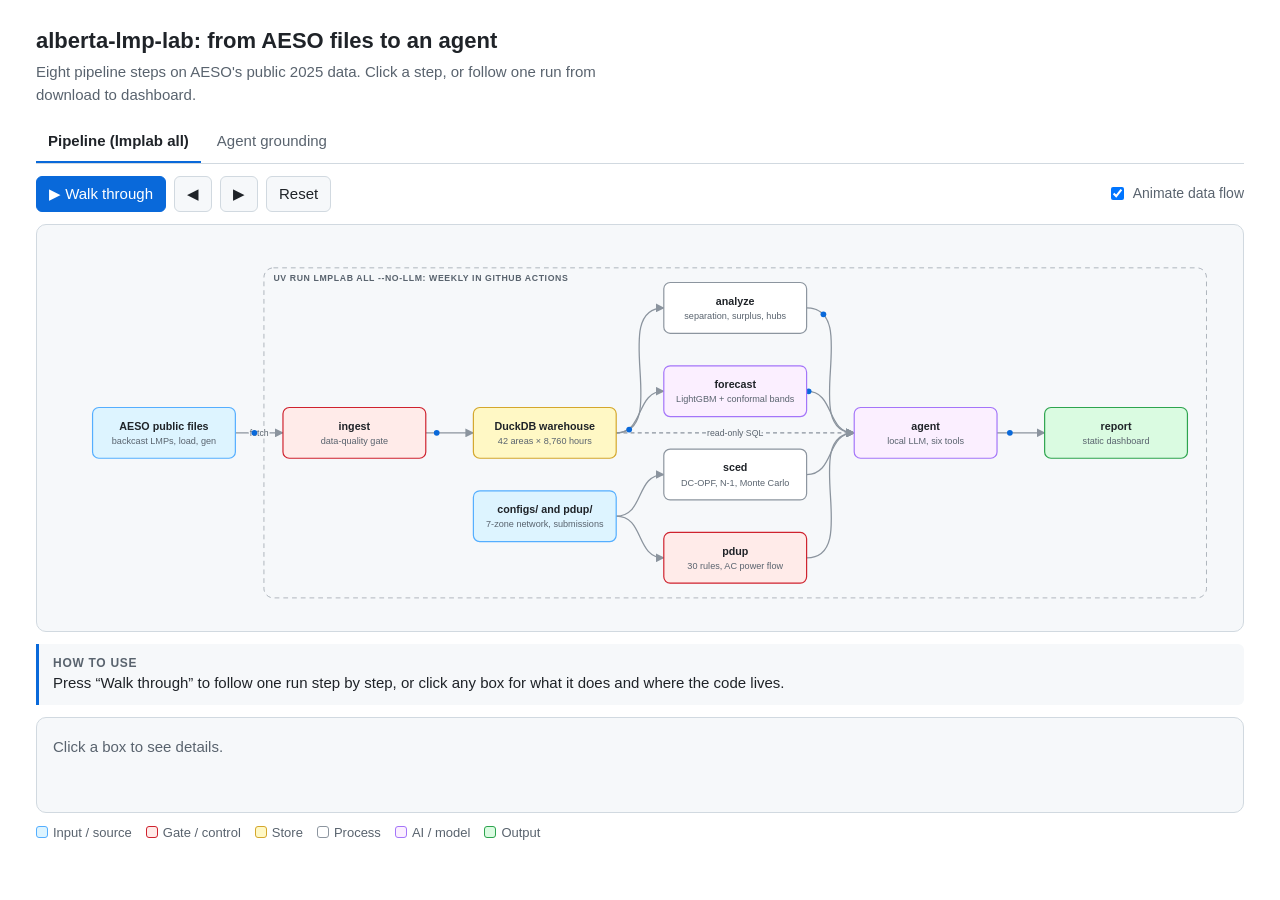
<file: site/diagram.html>
<!doctype html>
<html lang="en">
<head>
<meta charset="utf-8">
<meta name="viewport" content="width=device-width, initial-scale=1">
<title>alberta-lmp-lab: from AESO files to an agent</title>
<style>
:root{
  --bg:#ffffff; --panel:#f6f8fa; --ink:#1f2328; --muted:#59636e; --line:#d1d9e0;
  --edge:#8b949e; --accent:#0969da; --flow:#0969da;
  --source:#ddf4ff; --source-b:#54aeff;
  --process:#ffffff; --process-b:#8c959f;
  --store:#fff8c5; --store-b:#d4a72c;
  --output:#dafbe1; --output-b:#2da44e;
  --gate:#ffebe9; --gate-b:#cf222e;
  --ai:#fbefff; --ai-b:#a475f9;
  --group:#8c959f;
}
@media (prefers-color-scheme: dark){
  :root:not([data-theme="light"]){
    --bg:#0d1117; --panel:#161b22; --ink:#e6edf3; --muted:#9198a1; --line:#30363d;
    --edge:#6e7681; --accent:#4493f8; --flow:#58a6ff;
    --source:#0c2d6b; --source-b:#388bfd;
    --process:#161b22; --process-b:#6e7681;
    --store:#3a2d00; --store-b:#bb8009;
    --output:#0f2d1a; --output-b:#2ea043;
    --gate:#3d1418; --gate-b:#f85149;
    --ai:#271a4d; --ai-b:#a371f7;
    --group:#6e7681;
  }
}
:root[data-theme="dark"]{
  --bg:#0d1117; --panel:#161b22; --ink:#e6edf3; --muted:#9198a1; --line:#30363d;
  --edge:#6e7681; --accent:#4493f8; --flow:#58a6ff;
  --source:#0c2d6b; --source-b:#388bfd;
  --process:#161b22; --process-b:#6e7681;
  --store:#3a2d00; --store-b:#bb8009;
  --output:#0f2d1a; --output-b:#2ea043;
  --gate:#3d1418; --gate-b:#f85149;
  --ai:#271a4d; --ai-b:#a371f7;
  --group:#6e7681;
}
*{box-sizing:border-box}
body{margin:0;background:var(--bg);color:var(--ink);font:15px/1.5 -apple-system,BlinkMacSystemFont,"Segoe UI",Helvetica,Arial,sans-serif}
.wrap{max-width:1240px;margin:0 auto;padding:24px 16px 48px}
h1{font-size:22px;margin:0 0 4px}
.sub{color:var(--muted);margin:0 0 16px;max-width:75ch}
.bar{display:flex;flex-wrap:wrap;gap:8px;align-items:center;margin:12px 0}
.tabs{display:flex;gap:4px;border-bottom:1px solid var(--line);margin-top:8px;flex-wrap:wrap}
.tab{background:none;border:0;border-bottom:2px solid transparent;color:var(--muted);padding:8px 12px;font:inherit;cursor:pointer}
.tab[aria-selected="true"]{color:var(--ink);border-bottom-color:var(--accent);font-weight:600}
button.btn{background:var(--panel);color:var(--ink);border:1px solid var(--line);border-radius:6px;padding:6px 12px;font:inherit;cursor:pointer}
button.btn:hover{border-color:var(--accent)}
button.btn.primary{background:var(--accent);border-color:var(--accent);color:#fff}
button:focus-visible,.node:focus-visible{outline:2px solid var(--accent);outline-offset:2px}
label.chk{color:var(--muted);display:flex;gap:6px;align-items:center;margin-left:auto;font-size:14px}
.canvas{border:1px solid var(--line);border-radius:10px;background:var(--panel);overflow:auto}
svg{display:block;width:100%;height:auto;min-width:640px}
.caption{min-height:3.2em;margin:12px 0;padding:10px 14px;border-left:3px solid var(--accent);background:var(--panel);border-radius:0 6px 6px 0}
.caption b{display:block;font-size:12px;letter-spacing:.06em;text-transform:uppercase;color:var(--muted)}
.detail{border:1px solid var(--line);border-radius:10px;padding:14px 16px;background:var(--panel);min-height:96px}
.detail h2{margin:0 0 4px;font-size:16px}
.detail p{margin:4px 0;color:var(--ink)}
.detail .hint{color:var(--muted)}
.detail a{color:var(--accent)}
.detail code{background:var(--bg);border:1px solid var(--line);border-radius:4px;padding:1px 5px;font-size:13px}
.legend{display:flex;gap:14px;flex-wrap:wrap;color:var(--muted);font-size:13px;margin-top:10px}
.legend i{display:inline-block;width:12px;height:12px;border-radius:3px;border:1.5px solid;margin-right:5px;vertical-align:-1px}
/* svg */
.node rect{stroke-width:1.5;rx:8}
.node{cursor:pointer;transition:opacity .2s}
.node text{pointer-events:none}
.node .l{font-size:13.5px;font-weight:600;fill:var(--ink)}
.node .s{font-size:11.5px;fill:var(--muted)}
.k-source rect{fill:var(--source);stroke:var(--source-b)}
.k-process rect{fill:var(--process);stroke:var(--process-b)}
.k-store rect{fill:var(--store);stroke:var(--store-b)}
.k-output rect{fill:var(--output);stroke:var(--output-b)}
.k-gate rect{fill:var(--gate);stroke:var(--gate-b)}
.k-ai rect{fill:var(--ai);stroke:var(--ai-b)}
.node.sel rect{stroke-width:3;stroke:var(--accent)}
.edge{fill:none;stroke:var(--edge);stroke-width:1.6;transition:opacity .2s,stroke .2s}
.edge.dash{stroke-dasharray:5 4}
.elabel{font-size:11px;fill:var(--muted);paint-order:stroke;stroke:var(--panel);stroke-width:4px;stroke-linejoin:round;transition:opacity .2s}
.grp{fill:none;stroke:var(--group);stroke-dasharray:6 5;stroke-width:1.2;rx:12;opacity:.7}
.glabel{font-size:11px;font-weight:700;letter-spacing:.07em;fill:var(--muted);text-transform:uppercase}
.dim{opacity:.3}
.hot .edge,.edge.hot{stroke:var(--flow);stroke-width:2.4}
.particle{fill:var(--flow)}
@media (prefers-reduced-motion: reduce){.particle{display:none}}
</style>
</head>
<body>
<div class="wrap">
  <h1 id="title"></h1>
  <p class="sub" id="subtitle"></p>
  <div class="tabs" id="tabs" role="tablist"></div>
  <div class="bar">
    <button class="btn primary" id="play">▶ Walk through</button>
    <button class="btn" id="prev" aria-label="Previous step">◀</button>
    <button class="btn" id="next" aria-label="Next step">▶</button>
    <button class="btn" id="reset">Reset</button>
    <label class="chk"><input type="checkbox" id="flow" checked> Animate data flow</label>
  </div>
  <div class="canvas"><svg id="svg" role="img"></svg></div>
  <div class="caption" id="caption"><b>How to use</b>Press “Walk through” to follow one run step by step, or click any box for what it does and where the code lives.</div>
  <div class="detail" id="detail"><p class="hint">Click a box to see details.</p></div>
  <div class="legend" id="legend"></div>
</div>
<script>
const SPEC = {"title": "alberta-lmp-lab: from AESO files to an agent", "subtitle": "Eight pipeline steps on AESO's public 2025 data. Click a step, or follow one run from download to dashboard.", "repoUrl": "https://github.com/jma-repo/alberta-lmp-lab", "views": [{"label": "Pipeline (lmplab all)", "cw": 240, "nw": 180, "ch": 105, "groups": [{"label": "uv run lmplab all --no-llm: weekly in GitHub Actions", "c1": 1, "r1": 0, "c2": 5, "r2": 3}], "nodes": [{"id": "SRC", "c": 0, "r": 1.5, "label": "AESO public files", "sub": "backcast LMPs, load, gen", "kind": "source", "desc": "2025 area-level backcast LMPs and planning-area hourly load and generation. Downloaded by `lmplab fetch` (23 MB) and never committed.", "file": "", "facts": ""}, {"id": "ING", "c": 1, "r": 1.5, "label": "ingest", "sub": "data-quality gate", "kind": "gate", "desc": "Loads AESO files into DuckDB behind data-quality checks.", "file": "src/lmplab/ingest.py", "facts": ""}, {"id": "WH", "c": 2, "r": 1.5, "label": "DuckDB warehouse", "sub": "42 areas × 8,760 hours", "kind": "store", "desc": "One LMP per planning area per hour.", "file": "", "facts": ""}, {"id": "AN", "c": 3, "r": 0, "label": "analyze", "sub": "separation, surplus, hubs", "kind": "process", "desc": "Basis, price separation and uniform-price surplus. Contiguous Ward clustering for pricing hubs. Some area priced more than $5/MWh from the ALP in **72% of hours**.", "file": "src/lmplab/analytics.py", "facts": ""}, {"id": "FC", "c": 3, "r": 1, "label": "forecast", "sub": "LightGBM + conformal bands", "kind": "ai", "desc": "One LightGBM model for all areas, quantile models with rolling conformal calibration, SHAP drivers and a separation-risk classifier. Test error **$3.05/MWh vs $4.17** for a uniform price; 80% bands cover **80.0%**.", "file": "src/lmplab/forecast.py", "facts": ""}, {"id": "SC", "c": 3, "r": 2, "label": "sced", "sub": "DC-OPF, N-1, Monte Carlo", "kind": "process", "desc": "DC optimal power flow with N-1 security and losses (HiGHS). LMP = MCE + MCL + MCC read from the duals. Reproduces AESO's three-bus Examples 1 and 3, and finds Example 2's bus C prices at **$70/MWh, not $40**.", "file": "src/lmplab/sced.py", "facts": ""}, {"id": "PD", "c": 3, "r": 3, "label": "pdup", "sub": "30 rules, AC power flow", "kind": "gate", "desc": "Reviews a synthetic wind farm submission: 10 deficiencies and 5 clarifications, every injected error found with its probable cause.", "file": "src/lmplab/pdup.py", "facts": ""}, {"id": "CFG", "c": 2, "r": 2.5, "label": "configs/ and pdup/", "sub": "7-zone network, submissions", "kind": "source", "desc": "The stylized seven-zone network and two synthetic PDUP submissions.", "file": "", "facts": ""}, {"id": "AG", "c": 4, "r": 1.5, "label": "agent", "sub": "local LLM, six tools", "kind": "ai", "desc": "A local LLM plans tool calls; every number is traced to a tool result.", "file": "src/lmplab/agent.py", "facts": ""}, {"id": "RP", "c": 5, "r": 1.5, "label": "report", "sub": "static dashboard", "kind": "output", "desc": "Builds the self-contained dashboard in `site/` from every step's results and the agent's recorded answers.", "file": "src/lmplab/report", "facts": ""}], "edges": [{"from": "SRC", "to": "ING", "label": "fetch"}, {"from": "ING", "to": "WH", "label": ""}, {"from": "WH", "to": "AN", "label": ""}, {"from": "WH", "to": "FC", "label": ""}, {"from": "CFG", "to": "SC", "label": ""}, {"from": "CFG", "to": "PD", "label": ""}, {"from": "WH", "to": "AG", "label": "read-only SQL", "dash": true, "noflow": true}, {"from": "AN", "to": "AG", "label": ""}, {"from": "FC", "to": "AG", "label": ""}, {"from": "SC", "to": "AG", "label": ""}, {"from": "PD", "to": "AG", "label": ""}, {"from": "AG", "to": "RP", "label": ""}], "steps": [{"title": "Fetch and ingest", "text": "AESO's public files are downloaded and loaded into DuckDB behind a data-quality gate.", "nodes": ["SRC", "ING", "WH"], "edges": ["SRC>ING", "ING>WH"]}, {"title": "Analyze congestion", "text": "Separation, uniform-price surplus and pricing hubs from 42 areas × 8,760 hours.", "nodes": ["WH", "AN"], "edges": ["WH>AN"]}, {"title": "Forecast", "text": "Day-ahead basis forecast with quantile models and rolling conformal calibration.", "nodes": ["WH", "FC"], "edges": ["WH>FC"]}, {"title": "SCED", "text": "A DC-OPF engine with N-1 and losses prices congestion and runs probabilistic what-ifs on the seven-zone network.", "nodes": ["CFG", "SC"], "edges": ["CFG>SC"]}, {"title": "PDUP validation", "text": "A 30-rule checklist, AC power flow and short circuit check a model submission.", "nodes": ["CFG", "PD"], "edges": ["CFG>PD"]}, {"title": "Agent", "text": "A local LLM calls six tools over the results. Without LM Studio, every step falls back to its offline path.", "nodes": ["AN", "FC", "SC", "PD", "AG"], "edges": ["AN>AG", "FC>AG", "SC>AG", "PD>AG", "WH>AG"]}, {"title": "Report", "text": "Everything is built into one self-contained dashboard.", "nodes": ["AG", "RP"], "edges": ["AG>RP"]}]}, {"label": "Agent grounding", "cw": 235, "nw": 175, "ch": 110, "nodes": [{"id": "Q", "c": 0, "r": 0, "label": "Question", "sub": "uv run lmplab ask", "kind": "source", "desc": "For example, which areas separate most in the outage season?", "file": "", "facts": ""}, {"id": "PL", "c": 1, "r": 0, "label": "Plan tool calls", "sub": "local LLM", "kind": "ai", "desc": "The model picks which tools to call.", "file": "src/lmplab/agent.py", "facts": ""}, {"id": "FB", "c": 1, "r": 1, "label": "Deterministic planner", "sub": "when no LLM server", "kind": "process", "desc": "Offline path: a rule-based planner picks the tools.", "file": "", "facts": ""}, {"id": "TL", "c": 2, "r": 0, "label": "Six tools", "sub": "SQL, hubs, SCED, PDUP …", "kind": "process", "desc": "Read-only SQL, area profiles, hub designs, SCED what-ifs, PDUP reviews and AESO examples.", "file": "", "facts": ""}, {"id": "FA", "c": 3, "r": 0, "label": "Verified fact sentences", "sub": "in every tool result", "kind": "gate", "desc": "Each tool result includes verified sentences so a small model cannot misread a field (an AUC of 0.67 once became “67% separation”).", "file": "", "facts": ""}, {"id": "AN", "c": 4, "r": 0, "label": "Write answer", "sub": "from the facts", "kind": "ai", "desc": "The answer is composed from tool facts.", "file": "", "facts": ""}, {"id": "TR", "c": 5, "r": 0, "label": "Trace every number", "sub": "to a tool result", "kind": "gate", "desc": "Every number in the answer must appear in a tool result.", "file": "src/lmplab/llm.py", "facts": ""}], "edges": [{"from": "Q", "to": "PL", "label": ""}, {"from": "PL", "to": "FB", "label": "no LLM server", "dash": true}, {"from": "PL", "to": "TL", "label": ""}, {"from": "FB", "to": "TL", "label": "", "sides": "rb", "dash": true}, {"from": "TL", "to": "FA", "label": ""}, {"from": "FA", "to": "AN", "label": ""}, {"from": "AN", "to": "TR", "label": ""}], "steps": [{"title": "Ask", "text": "A question goes to the planner.", "nodes": ["Q", "PL"], "edges": ["Q>PL"]}, {"title": "Plan", "text": "The local LLM chooses tool calls; if there is no server, a deterministic planner does it.", "nodes": ["PL", "FB"], "edges": ["PL>FB", "FB>TL"]}, {"title": "Call tools", "text": "The tools return results with verified fact sentences.", "nodes": ["PL", "TL", "FA"], "edges": ["PL>TL", "TL>FA"]}, {"title": "Answer and trace", "text": "The answer is written from the facts, then every number is traced back to a tool result.", "nodes": ["FA", "AN", "TR"], "edges": ["FA>AN", "AN>TR"]}]}]};
const NS = "http://www.w3.org/2000/svg";
const $ = id => document.getElementById(id);
const KINDS = {source:"Input / source", process:"Process", store:"Store", output:"Output", gate:"Gate / control", ai:"AI / model"};
let view, vi = 0, step = -1, timer = null, selected = null;

function el(name, attrs = {}, parent) {
  const e = document.createElementNS(NS, name);
  for (const k in attrs) e.setAttribute(k, attrs[k]);
  if (parent) parent.appendChild(e);
  return e;
}
function esc(s){return String(s).replace(/[&<>]/g,c=>({"&":"&amp;","<":"&lt;",">":"&gt;"}[c]))}
function md(s){return esc(s).replace(/`([^`]+)`/g,"<code>$1</code>").replace(/\*\*([^*]+)\*\*/g,"<b>$1</b>")}

$("title").textContent = SPEC.title;
$("subtitle").textContent = SPEC.subtitle;
const tabs = $("tabs");
SPEC.views.forEach((v, i) => {
  const b = document.createElement("button");
  b.className = "tab"; b.role = "tab"; b.textContent = v.label;
  b.onclick = () => { stop(); vi = i; render(); };
  tabs.appendChild(b);
});
const used = new Set();
SPEC.views.forEach(v => v.nodes.forEach(n => used.add(n.kind || "process")));
$("legend").innerHTML = [...used].map(k => `<span><i style="background:var(--${k});border-color:var(--${k}-b)"></i>${KINDS[k]}</span>`).join("");

function geom(v) {
  const cw = v.cw || 250, ch = v.ch || 110, nw = v.nw || 188, nh = v.nh || 64, pad = 40, top = v.top ?? 12;
  const pos = {};
  v.nodes.forEach(n => {
    const w = (n.w || 1) * cw - (cw - nw);
    pos[n.id] = {x: pad + n.c * cw + (cw - nw) / 2, y: pad + top + n.r * ch + (ch - nh) / 2, w, h: nh};
  });
  const maxC = Math.max(...v.nodes.map(n => n.c + (n.w || 1)));
  const maxR = Math.max(...v.nodes.map(n => n.r)) + 1;
  return {pos, W: pad * 2 + maxC * cw, H: pad * 2 + top + maxR * ch + (v.extraH || 0), cw, ch, pad, top};
}
function anchor(p, side, off = 0) {
  switch (side) {
    case "r": return [p.x + p.w, p.y + p.h / 2 + off, 1, 0];
    case "l": return [p.x, p.y + p.h / 2 + off, -1, 0];
    case "t": return [p.x + p.w / 2 + off, p.y, 0, -1];
    default:  return [p.x + p.w / 2 + off, p.y + p.h, 0, 1];
  }
}
function defaultSides(a, b) {
  const dc = b.x - a.x, dr = b.y - a.y;
  if (Math.abs(dc) > 40) return dc > 0 ? ["r", "l"] : ["l", "r"];
  return dr > 0 ? ["b", "t"] : ["t", "b"];
}
function edgePath(e, pos) {
  const A = pos[e.from], B = pos[e.to];
  const [s0, s1] = e.sides ? e.sides.split("") : defaultSides(A, B);
  const a = anchor(A, s0, e.off || 0), b = anchor(B, s1, e.off2 ?? 0);
  const d = Math.max(36, Math.hypot(a[0] - b[0], a[1] - b[1]) / 2.4) + (e.bend || 0);
  const c1 = [a[0] + a[2] * d, a[1] + a[3] * d], c2 = [b[0] + b[2] * d, b[1] + b[3] * d];
  const mid = [(a[0] + 3 * c1[0] + 3 * c2[0] + b[0]) / 8, (a[1] + 3 * c1[1] + 3 * c2[1] + b[1]) / 8];
  return {d: `M${a[0]},${a[1]} C${c1[0]},${c1[1]} ${c2[0]},${c2[1]} ${b[0]},${b[1]}`, mid};
}

function render() {
  view = SPEC.views[vi]; step = -1; selected = null;
  [...tabs.children].forEach((b, i) => b.setAttribute("aria-selected", i === vi));
  const g = geom(view), svg = $("svg");
  svg.innerHTML = ""; svg.setAttribute("viewBox", `0 0 ${g.W} ${g.H}`);
  svg.setAttribute("aria-label", view.label + " diagram");
  const defs = el("defs", {}, svg);
  const mk = el("marker", {id: "ah", viewBox: "0 0 10 10", refX: 9, refY: 5, markerWidth: 7, markerHeight: 7, orient: "auto-start-reverse"}, defs);
  el("path", {d: "M0,0 L10,5 L0,10 z", fill: "var(--edge)"}, mk);
  const mk2 = el("marker", {id: "ahh", viewBox: "0 0 10 10", refX: 9, refY: 5, markerWidth: 7, markerHeight: 7, orient: "auto-start-reverse"}, defs);
  el("path", {d: "M0,0 L10,5 L0,10 z", fill: "var(--flow)"}, mk2);

  (view.groups || []).forEach(gr => {
    const x = g.pad + gr.c1 * g.cw + 6, y = g.pad + g.top + gr.r1 * g.ch + 2;
    const w = (gr.c2 - gr.c1 + 1) * g.cw - 12, h = (gr.r2 - gr.r1 + 1) * g.ch - 4;
    el("rect", {class: "grp", x, y, width: w, height: h}, svg);
    const t = el("text", {class: "glabel", x: x + 12, y: y + 16}, svg); t.textContent = gr.label;
  });

  const edgeEls = {}, labelEls = {};
  const eg = el("g", {}, svg), pg = el("g", {}, svg);
  view.edges.forEach((e, i) => {
    e.id = e.from + ">" + e.to + (e.key ? ":" + e.key : "");
    const {d, mid} = edgePath(e, g.pos);
    const p = el("path", {class: "edge" + (e.dash ? " dash" : ""), d, "marker-end": "url(#ah)", id: "e" + i}, eg);
    edgeEls[e.id] = p;
    if (e.label) {
      const t = el("text", {class: "elabel", x: mid[0], y: mid[1] + 4, "text-anchor": "middle"}, eg);
      t.textContent = e.label; labelEls[e.id] = t;
    }
    e._d = d;
  });
  const nodeEls = {};
  view.nodes.forEach(n => {
    const p = g.pos[n.id];
    const grp = el("g", {class: "node k-" + (n.kind || "process"), tabindex: 0, role: "button", "aria-label": n.label + ". " + (n.sub || "")}, svg);
    el("rect", {x: p.x, y: p.y, width: p.w, height: p.h}, grp);
    const l = el("text", {class: "l", x: p.x + p.w / 2, y: p.y + (n.sub ? p.h / 2 - 4 : p.h / 2 + 5), "text-anchor": "middle"}, grp);
    l.textContent = n.label;
    if (n.sub) { const s = el("text", {class: "s", x: p.x + p.w / 2, y: p.y + p.h / 2 + 14, "text-anchor": "middle"}, grp); s.textContent = n.sub; }
    grp.onclick = () => select(n.id);
    grp.onkeydown = ev => { if (ev.key === "Enter" || ev.key === " ") { ev.preventDefault(); select(n.id); } };
    grp.onmouseenter = () => { if (step < 0 && !selected) hover(n.id); };
    grp.onmouseleave = () => { if (step < 0 && !selected) clearHL(); };
    nodeEls[n.id] = grp;
  });
  view._els = {nodeEls, edgeEls, labelEls, pg};
  buildParticles();
  clearHL(); showCaption(null);
  $("detail").innerHTML = `<p class="hint">${view.hint || "Click a box to see details."}</p>`;
  $("prev").disabled = $("next").disabled = !(view.steps && view.steps.length);
  $("play").style.display = $("prev").style.display = $("next").style.display = $("reset").style.display = (view.steps && view.steps.length) ? "" : "none";
}

function buildParticles() {
  const {pg} = view._els; pg.innerHTML = "";
  if (!$("flow").checked) return;
  view.edges.forEach((e, i) => {
    if (e.noflow) return;
    const c = el("circle", {r: 3.6, class: "particle", "data-e": e.id}, pg);
    const am = el("animateMotion", {dur: (2.6 + (i % 4) * .35) + "s", repeatCount: "indefinite", begin: (i * .37 % 2) + "s"}, c);
    const mp = el("mpath", {}, am); mp.setAttributeNS("http://www.w3.org/1999/xlink", "href", "#e" + i);
  });
}
$("flow").onchange = () => { buildParticles(); applyParticleState(); };

function activeSets() {
  if (step >= 0) { const s = view.steps[step]; return {n: new Set(s.nodes || []), e: new Set((s.edges || []))}; }
  if (selected) {
    const n = new Set([selected]), e = new Set();
    view.edges.forEach(x => { if (x.from === selected || x.to === selected) { e.add(x.id); n.add(x.from); n.add(x.to); } });
    return {n, e};
  }
  return null;
}
function applyHL(set) {
  const {nodeEls, edgeEls, labelEls} = view._els;
  for (const id in nodeEls) nodeEls[id].classList.toggle("dim", !!set && !set.n.has(id));
  for (const id in edgeEls) {
    const on = !set || set.e.has(id);
    edgeEls[id].classList.toggle("dim", !on);
    edgeEls[id].classList.toggle("hot", !!set && on);
    edgeEls[id].setAttribute("marker-end", set && on ? "url(#ahh)" : "url(#ah)");
    if (labelEls[id]) labelEls[id].classList.toggle("dim", !on);
  }
  applyParticleState(set);
}
function applyParticleState(set = activeSets()) {
  view._els.pg.querySelectorAll("circle").forEach(c => { c.style.opacity = set && !set.e.has(c.dataset.e) ? 0 : 1; });
}
function hover(id) {
  const n = new Set([id]), e = new Set();
  view.edges.forEach(x => { if (x.from === id || x.to === id) { e.add(x.id); n.add(x.from); n.add(x.to); } });
  applyHL({n, e});
}
function clearHL() { applyHL(activeSets()); }

function select(id) {
  const n = view.nodes.find(x => x.id === id);
  selected = selected === id ? null : id;
  Object.entries(view._els.nodeEls).forEach(([k, g]) => g.classList.toggle("sel", k === selected));
  if (step >= 0) { stop(true); }
  clearHL();
  if (!selected) { $("detail").innerHTML = `<p class="hint">Click a box to see details.</p>`; return; }
  const ins = view.edges.filter(e => e.to === id).map(e => view.nodes.find(x => x.id === e.from).label);
  const outs = view.edges.filter(e => e.from === id).map(e => view.nodes.find(x => x.id === e.to).label);
  let h = `<h2>${esc(n.label)}</h2>`;
  if (n.desc) h += `<p>${md(n.desc)}</p>`;
  if (n.facts) h += `<p>${md(n.facts)}</p>`;
  if (ins.length || outs.length) h += `<p class="hint">${ins.length ? "From: " + esc(ins.join(", ")) : ""}${ins.length && outs.length ? " · " : ""}${outs.length ? "To: " + esc(outs.join(", ")) : ""}</p>`;
  if (n.file) h += `<p>Code: <a href="${SPEC.repoUrl}/blob/main/${n.file}" target="_blank" rel="noopener"><code>${esc(n.file)}</code></a></p>`;
  $("detail").innerHTML = h;
}

function showCaption(i) {
  const c = $("caption");
  if (i === null || i < 0) { c.innerHTML = `<b>How to use</b>Press “Walk through” to follow one run step by step, or click any box for what it does and where the code lives.`; return; }
  const s = view.steps[i];
  c.innerHTML = `<b>Step ${i + 1} of ${view.steps.length} · ${esc(s.title)}</b>${md(s.text)}`;
}
function go(i) {
  const n = view.steps.length;
  step = (i + n) % n; selected = null;
  Object.values(view._els.nodeEls).forEach(g => g.classList.remove("sel"));
  view.steps[step].edges = (view.steps[step].edges || []);
  applyHL(activeSets()); showCaption(step);
}
function stop(keepHL) {
  clearInterval(timer); timer = null; $("play").textContent = "▶ Walk through";
  if (!keepHL) { step = -1; clearHL(); showCaption(null); } else { step = -1; showCaption(null); }
}
$("play").onclick = () => {
  if (timer) { stop(true); return; }
  $("play").textContent = "⏸ Pause";
  go(step < 0 ? 0 : step + 1);
  timer = setInterval(() => go(step + 1), 3800);
};
$("next").onclick = () => { clearInterval(timer); timer = null; $("play").textContent = "▶ Walk through"; go(step + 1); };
$("prev").onclick = () => { clearInterval(timer); timer = null; $("play").textContent = "▶ Walk through"; go(step < 0 ? view.steps.length - 1 : step - 1); };
$("reset").onclick = () => { stop(); selected = null; Object.values(view._els.nodeEls).forEach(g => g.classList.remove("sel")); clearHL(); $("detail").innerHTML = `<p class="hint">Click a box to see details.</p>`; };
render();
</script>
</body>
</html>
</file>
<file: site/assets/styles.css>
/* Tokens follow the dataviz reference palette: one set of roles, swapped per theme. */
:root {
  color-scheme: light;
  --page: #f9f9f7;
  --surface-1: #fcfcfb;
  --surface-2: #ffffff;
  --surface-sunk: #f2f1ed;
  --text-primary: #0b0b0b;
  --text-secondary: #52514e;
  --text-muted: #6f6e69;
  --axis-muted: #898781;
  --grid: #e1e0d9;
  --axis: #c3c2b7;
  --border: rgba(11, 11, 11, 0.10);
  --border-strong: rgba(11, 11, 11, 0.18);
  --shadow: 0 1px 2px rgba(11, 11, 11, 0.04), 0 4px 16px rgba(11, 11, 11, 0.04);

  --series-1: #2a78d6;
  --series-2: #eb6834;
  --series-3: #1baf7a;
  --series-4: #eda100;
  --deemph: #c3c2b7;
  --deemph-line: #d6d5cd;

  --seq-150: #b7d3f6;
  --seq-250: #86b6ef;
  --seq-400: #3987e5;
  --seq-550: #1c5cab;
  --seq-700: #0d366b;

  --div-neg-3: #1c5cab;   /* diverging: below the Alberta Load Price */
  --div-neg-2: #5598e7;
  --div-neg-1: #9ec5f4;
  --mid: #f0efec;
  --div-pos-1: #f2a7a6;
  --div-pos-2: #e66767;
  --div-pos-3: #c23434;   /* above the Alberta Load Price */

  --good: #0ca30c;
  --warning: #fab219;
  --serious: #ec835a;
  --critical: #d03b3b;
  --good-text: #006300;
  --critical-text: #b42a2a;

  --accent: #2a78d6;
  --accent-ink: #1c5cab;
  --focus: #2a78d6;
  --radius: 12px;
  --font: system-ui, -apple-system, "Segoe UI", Roboto, "Helvetica Neue", Arial, sans-serif;
  --mono: ui-monospace, "Cascadia Code", "SFMono-Regular", Consolas, monospace;
}

@media (prefers-color-scheme: dark) {
  :root:where(:not([data-theme="light"])) {
    color-scheme: dark;
    --page: #0d0d0d;
    --surface-1: #1a1a19;
    --surface-2: #1f1f1e;
    --surface-sunk: #151514;
    --text-primary: #f0efec;
    --text-secondary: #c3c2b7;
    --text-muted: #a3a29b;
    --axis-muted: #898781;
    --grid: #2c2c2a;
    --axis: #383835;
    --border: rgba(255, 255, 255, 0.10);
    --border-strong: rgba(255, 255, 255, 0.18);
    --shadow: none;
    --series-1: #3987e5;
    --series-2: #d95926;
    --series-3: #199e70;
    --series-4: #c98500;
    --deemph: #4a4a46;
    --deemph-line: #3a3a37;
    --seq-150: #184f95;
    --seq-250: #1c5cab;
    --seq-400: #3987e5;
    --seq-550: #6da7ec;
    --seq-700: #b7d3f6;
    --div-neg-3: #86b6ef;
    --div-neg-2: #3987e5;
    --div-neg-1: #1c5cab;
    --mid: #383835;
    --div-pos-1: #8f3a3a;
    --div-pos-2: #e66767;
    --div-pos-3: #f2a7a6;
    --good-text: #0ca30c;
    --critical-text: #e66767;
    --accent: #3987e5;
    --accent-ink: #86b6ef;
    --focus: #86b6ef;
  }
}
:root[data-theme="dark"] {
  color-scheme: dark;
  --page: #0d0d0d;
  --surface-1: #1a1a19;
  --surface-2: #1f1f1e;
  --surface-sunk: #151514;
  --text-primary: #f0efec;
  --text-secondary: #c3c2b7;
  --text-muted: #a3a29b;
  --axis-muted: #898781;
  --grid: #2c2c2a;
  --axis: #383835;
  --border: rgba(255, 255, 255, 0.10);
  --border-strong: rgba(255, 255, 255, 0.18);
  --shadow: none;
  --series-1: #3987e5;
  --series-2: #d95926;
  --series-3: #199e70;
  --series-4: #c98500;
  --deemph: #4a4a46;
  --deemph-line: #3a3a37;
  --seq-150: #184f95;
  --seq-250: #1c5cab;
  --seq-400: #3987e5;
  --seq-550: #6da7ec;
  --seq-700: #b7d3f6;
  --div-neg-3: #86b6ef;
  --div-neg-2: #3987e5;
  --div-neg-1: #1c5cab;
  --mid: #383835;
  --div-pos-1: #8f3a3a;
  --div-pos-2: #e66767;
  --div-pos-3: #f2a7a6;
  --good-text: #0ca30c;
  --critical-text: #e66767;
  --accent: #3987e5;
  --accent-ink: #86b6ef;
  --focus: #86b6ef;
}

* { box-sizing: border-box; }
html { -webkit-text-size-adjust: 100%; }
body {
  margin: 0;
  background: var(--page);
  color: var(--text-primary);
  font: 14px/1.5 var(--font);
}
h1, h2, h3 { margin: 0; line-height: 1.25; letter-spacing: -0.01em; }
h1 { font-size: 22px; font-weight: 650; }
h2 { font-size: 15px; font-weight: 650; }
h3 { font-size: 14px; font-weight: 650; }
p { margin: 0; }
code { font-family: var(--mono); font-size: 12.5px; background: var(--surface-sunk); padding: 1px 5px; border-radius: 4px; }
a { color: var(--accent-ink); }
.muted { color: var(--text-secondary); }
.narrow { max-width: 860px; }
.skip { position: absolute; left: -999px; top: 8px; background: var(--surface-2); padding: 8px 12px; border-radius: 8px; z-index: 20; }
.skip:focus { left: 16px; }
:focus-visible { outline: 2px solid var(--focus); outline-offset: 2px; border-radius: 6px; }
[hidden] { display: none !important; }

/* Top bar -------------------------------------------------------------------------------------- */
.topbar {
  position: sticky; top: 0; z-index: 10;
  display: grid; grid-template-columns: minmax(0, 1fr) auto; gap: 10px 16px; align-items: center;
  padding: 14px 32px 0;
  background: color-mix(in srgb, var(--page) 88%, transparent);
  backdrop-filter: saturate(1.4) blur(10px);
  border-bottom: 1px solid var(--border);
}
.brand { display: flex; gap: 12px; align-items: center; min-width: 0; }
.brand-mark { width: 30px; height: 30px; color: var(--accent); flex: none; }
.brand-name { font-weight: 700; font-size: 16px; }
.brand-sub { color: var(--text-secondary); font-size: 12.5px; }
.topbar-right { display: flex; gap: 10px; align-items: center; }
.mode-chip {
  font-size: 12px; font-weight: 600; padding: 5px 11px; border-radius: 999px; text-decoration: none;
  border: 1px solid var(--border-strong); color: var(--text-secondary); white-space: nowrap;
}
.mode-chip:hover { color: var(--text-primary); border-color: var(--accent); }
.icon-button {
  width: 34px; height: 34px; display: grid; place-items: center; border-radius: 10px;
  border: 1px solid var(--border); background: var(--surface-1); color: var(--text-secondary); cursor: pointer;
}
.icon-button svg { width: 18px; height: 18px; }
.tabs { grid-column: 1 / -1; display: flex; gap: 4px; overflow-x: auto; scrollbar-width: none; margin: 0 -4px; }
.tabs::-webkit-scrollbar { display: none; }
.tabs button {
  appearance: none; border: 0; background: none; cursor: pointer; white-space: nowrap;
  font: 600 13.5px/1 var(--font); color: var(--text-secondary);
  padding: 10px 12px 12px; border-bottom: 2px solid transparent;
}
.tabs button:hover { color: var(--text-primary); }
.tabs button[aria-selected="true"] { color: var(--text-primary); border-bottom-color: var(--accent); }

/* Layout --------------------------------------------------------------------------------------- */
main { max-width: 1320px; margin: 0 auto; padding: 24px 32px 48px; }
.panel { display: grid; gap: 20px; }
.card {
  background: var(--surface-1); border: 1px solid var(--border); border-radius: var(--radius);
  padding: 18px 20px; box-shadow: var(--shadow); min-width: 0;
}
.card > h2 + .muted, .card > h2 + p { margin-top: 4px; }
.stack { display: grid; gap: 20px; align-content: start; min-width: 0; }
.grid-2 { display: grid; grid-template-columns: repeat(2, minmax(0, 1fr)); gap: 20px; }
.grid-2-1 { display: grid; grid-template-columns: minmax(0, 2fr) minmax(0, 1fr); gap: 20px; }
.section-head { display: flex; justify-content: space-between; align-items: end; gap: 16px; flex-wrap: wrap; }
.section-head .muted { margin-top: 6px; max-width: 900px; }
.section-head.compact { align-items: start; }
.subhead { margin-top: 6px; }
.lede p { max-width: 960px; font-size: 15px; color: var(--text-secondary); }
.lede strong { color: var(--text-primary); }
figure { margin: 0; }
figcaption { margin-bottom: 8px; }
figcaption p { color: var(--text-secondary); margin-top: 4px; font-size: 13px; }
figcaption.with-control { display: flex; justify-content: space-between; align-items: start; gap: 12px; flex-wrap: wrap; }
.chart { width: 100%; }
.footnote { color: var(--text-muted); font-size: 12px; margin-top: 8px; }
.note-card p { color: var(--text-secondary); max-width: 980px; }
.note-card p + p { margin-top: 8px; }
.note-card strong { color: var(--text-primary); }

/* Hero and stat tiles -------------------------------------------------------------------------- */
.hero-row { display: grid; grid-template-columns: minmax(260px, 1fr) minmax(0, 2.4fr); gap: 20px; }
.hero { display: flex; flex-direction: column; justify-content: center; gap: 6px; }
.hero-label { color: var(--text-secondary); font-size: 13px; font-weight: 600; }
.hero-value { font-size: 56px; font-weight: 700; letter-spacing: -0.03em; line-height: 1.05; }
.hero-note { color: var(--text-secondary); font-size: 13px; }
.kpis { display: grid; grid-template-columns: repeat(2, minmax(0, 1fr)); gap: 12px; }
.kpis-3 { grid-template-columns: repeat(3, minmax(0, 1fr)); }
.kpis-4 { grid-template-columns: repeat(4, minmax(0, 1fr)); }
.tile {
  background: var(--surface-1); border: 1px solid var(--border); border-radius: var(--radius);
  padding: 14px 16px; display: flex; flex-direction: column; gap: 4px; box-shadow: var(--shadow); min-width: 0;
}
.tile-label { font-size: 12.5px; color: var(--text-secondary); font-weight: 600; }
.tile-value { font-size: 26px; font-weight: 700; letter-spacing: -0.02em; }
.tile-delta { font-size: 12.5px; color: var(--text-secondary); }
.tile-delta .up-good { color: var(--good-text); font-weight: 650; }
.tile-delta .bad { color: var(--critical-text); font-weight: 650; }
.tile button.link { margin-top: auto; }

/* Posting fit ---------------------------------------------------------------------------------- */
.fit { display: grid; grid-template-columns: repeat(2, minmax(0, 1fr)); gap: 16px; margin-top: 14px; }
.fit-col h3 { font-size: 13px; color: var(--text-secondary); text-transform: uppercase; letter-spacing: 0.04em; margin-bottom: 8px; }
.fit-row { display: grid; grid-template-columns: minmax(0, 1fr) auto; gap: 4px 12px; padding: 10px 0; border-top: 1px solid var(--border); }
.fit-row .duty { font-weight: 600; font-size: 13.5px; }
.fit-row .built { grid-column: 1 / -1; color: var(--text-secondary); font-size: 13px; }
button.link {
  appearance: none; border: 0; background: none; padding: 0; cursor: pointer; color: var(--accent-ink);
  font: 600 12.5px/1.4 var(--font); white-space: nowrap; text-align: left;
}
button.link:hover { text-decoration: underline; }

/* Pipeline ------------------------------------------------------------------------------------- */
.flow { list-style: none; margin: 14px 0 0; padding: 0; display: grid; grid-template-columns: repeat(4, minmax(0, 1fr)); gap: 12px; counter-reset: step; }
.flow li { background: var(--surface-sunk); border-radius: 12px; padding: 12px 14px; display: grid; gap: 4px; align-content: start; position: relative; counter-increment: step; }
.flow li::before { content: counter(step); position: absolute; top: 10px; right: 12px; font-size: 11px; font-weight: 700; color: var(--text-muted); }
.flow h3 { font-size: 13.5px; padding-right: 18px; }
.flow .tool { font-weight: 650; font-size: 12.5px; color: var(--accent-ink); }
.flow p { font-size: 12.5px; color: var(--text-secondary); }

/* Tables --------------------------------------------------------------------------------------- */
.table-scroll { overflow: auto; margin-top: 10px; }
.table-scroll.tall { max-height: 460px; }
.data-table { width: 100%; border-collapse: collapse; font-size: 13px; }
.data-table th {
  text-align: left; font-size: 12px; font-weight: 650; color: var(--text-secondary);
  padding: 8px 10px; border-bottom: 1px solid var(--border); white-space: nowrap; background: var(--surface-1);
  position: sticky; top: 0; z-index: 1;
}
.data-table td { padding: 8px 10px; border-bottom: 1px solid var(--border); vertical-align: top; }
.data-table tr:last-child td { border-bottom: 0; }
.data-table .num { text-align: right; font-variant-numeric: tabular-nums; white-space: nowrap; }
.data-table code, .finding-head code { white-space: nowrap; }
.data-table tr.emph td { background: color-mix(in srgb, var(--accent) 7%, var(--surface-1)); }
.data-table .group td { font-size: 11.5px; font-weight: 700; color: var(--text-muted); text-transform: uppercase; letter-spacing: 0.04em; padding-top: 12px; }
.table-view { margin-top: 10px; font-size: 13px; }
.table-view summary { cursor: pointer; color: var(--text-secondary); font-weight: 600; }
.table-view .data-table { margin-top: 8px; }
.sub { display: block; color: var(--text-secondary); font-size: 12px; }

.facts-list { display: grid; grid-template-columns: 1fr auto; gap: 6px 12px; margin: 12px 0 0; font-size: 13px; }
.facts-list dt { color: var(--text-secondary); }
.facts-list dd { margin: 0; font-weight: 650; font-variant-numeric: tabular-nums; text-align: right; }
.findings-mini { margin: 12px 0 0; padding-left: 18px; color: var(--text-secondary); font-size: 12.5px; display: grid; gap: 4px; }

/* Status: icon + label, never colour alone ------------------------------------------------------ */
.status { display: inline-flex; align-items: center; gap: 6px; font-size: 12.5px; font-weight: 650; white-space: nowrap; }
.status svg { width: 14px; height: 14px; flex: none; }
.status-good svg { color: var(--good); }
.status-warning svg { color: var(--warning); }
.status-serious svg { color: var(--serious); }
.status-critical svg { color: var(--critical); }

/* Segmented control ---------------------------------------------------------------------------- */
.segmented { display: inline-flex; flex-wrap: wrap; padding: 3px; gap: 3px; background: var(--surface-sunk); border-radius: 10px; }
.segmented button {
  appearance: none; border: 0; border-radius: 8px; background: transparent; padding: 6px 11px; cursor: pointer;
  font: 600 12.5px/1.1 var(--font); color: var(--text-secondary);
}
.segmented button[aria-checked="true"] { background: var(--surface-2); color: var(--text-primary); box-shadow: 0 1px 2px rgba(0, 0, 0, 0.08); }

/* SCED examples --------------------------------------------------------------------------------- */
.examples { display: grid; grid-template-columns: repeat(3, minmax(0, 1fr)); gap: 16px; }
.example h3 { font-size: 14px; }
.example .setup { color: var(--text-secondary); font-size: 12.5px; margin-top: 4px; }
.example .data-table { margin-top: 10px; }
.example .verdict { margin-top: 10px; font-size: 12.5px; color: var(--text-secondary); }
.example .verdict strong { color: var(--text-primary); }
.network { width: 100%; }
.network svg { width: 100%; height: auto; display: block; }
.network .zone-label { font: 650 12px var(--font); fill: var(--text-primary); }
.network .zone-price { font: 600 11.5px var(--font); fill: var(--text-secondary); }
.network .line-label { font: 600 10.5px var(--font); fill: var(--text-muted); }
.legend-row { display: flex; gap: 16px; flex-wrap: wrap; font-size: 12px; color: var(--text-secondary); margin-top: 6px; }
.legend-row i { display: inline-block; width: 16px; height: 3px; border-radius: 2px; vertical-align: 3px; margin-right: 6px; }
.legend-row .scale { display: inline-flex; align-items: center; gap: 6px; }
.legend-row .scale span { display: inline-block; width: 90px; height: 8px; border-radius: 4px; }

/* PDUP ------------------------------------------------------------------------------------------- */
.outcome { display: flex; gap: 16px; align-items: center; justify-content: space-between; flex-wrap: wrap; }
.outcome .project-name { font-size: 18px; font-weight: 700; }
.outcome .meta { color: var(--text-secondary); font-size: 13px; margin-top: 2px; }
.outcome .counts { display: flex; gap: 18px; }
.outcome .counts div { text-align: right; }
.outcome .counts b { display: block; font-size: 24px; letter-spacing: -0.02em; }
.outcome .counts span { color: var(--text-secondary); font-size: 12px; }
.finding-list { display: grid; gap: 10px; margin-top: 12px; }
.finding { border: 1px solid var(--border); border-radius: 10px; padding: 12px 14px; background: var(--surface-2); display: grid; gap: 6px; }
.finding-head { display: flex; gap: 10px; align-items: center; flex-wrap: wrap; }
.finding-head code { font-weight: 650; }
.finding-head .element { font-weight: 650; }
.finding .cause { font-size: 13px; background: var(--surface-sunk); border-radius: 8px; padding: 8px 10px; }
.finding .cause b { color: var(--text-primary); }
.finding .action { font-size: 12.5px; color: var(--text-secondary); }
.finding .action b { color: var(--text-primary); font-weight: 650; }
.letter { margin-top: 12px; max-height: 520px; overflow: auto; background: var(--surface-sunk); border-radius: 10px; padding: 14px 16px; font-size: 13px; }
.letter h1 { font-size: 16px; margin-bottom: 6px; }
.letter h2 { font-size: 13.5px; margin: 14px 0 6px; }
.letter p { margin: 6px 0; color: var(--text-secondary); }
.letter p strong { color: var(--text-primary); }
.letter ul { margin: 6px 0; padding-left: 18px; color: var(--text-secondary); }
.letter table { width: 100%; border-collapse: collapse; font-size: 12px; margin: 6px 0; }
.letter th, .letter td { text-align: left; padding: 5px 6px; border-bottom: 1px solid var(--border); vertical-align: top; }
.letter th { color: var(--text-secondary); font-weight: 650; }

/* Agent ------------------------------------------------------------------------------------------ */
.transcripts { display: grid; gap: 16px; align-content: start; min-width: 0; }
.question { font-size: 15px; font-weight: 650; }
.steps { display: grid; gap: 6px; margin: 12px 0; }
.step { display: grid; grid-template-columns: auto minmax(0, 1fr); gap: 8px; align-items: start; font-size: 12.5px; }
.step code { white-space: nowrap; }
.step .args { color: var(--text-secondary); font-family: var(--mono); font-size: 12px; overflow-wrap: anywhere; }
.answer { border-left: 3px solid var(--accent); padding: 10px 14px; background: var(--surface-sunk); border-radius: 0 10px 10px 0; white-space: pre-wrap; font-size: 13.5px; line-height: 1.6; }
.answer-meta { display: flex; gap: 14px; flex-wrap: wrap; margin-top: 8px; font-size: 12px; color: var(--text-secondary); align-items: center; }
.tool-list { list-style: none; margin: 10px 0 0; padding: 0; display: grid; gap: 8px; font-size: 13px; }
.tool-list code { font-weight: 650; }
.tool-list span { display: block; color: var(--text-secondary); font-size: 12.5px; }
.honesty ul { margin: 10px 0 0; padding-left: 18px; display: grid; gap: 8px; color: var(--text-secondary); font-size: 13px; }
.honesty strong { color: var(--text-primary); }
.source-list { list-style: none; margin: 10px 0 0; padding: 0; display: grid; gap: 10px; font-size: 13px; }
.source-list span { display: block; color: var(--text-secondary); font-size: 12.5px; overflow-wrap: anywhere; }
.stack-grid { display: grid; grid-template-columns: repeat(4, minmax(0, 1fr)); gap: 12px; margin-top: 12px; }
.stack-grid div { background: var(--surface-sunk); border-radius: 10px; padding: 10px 12px; font-size: 12.5px; }
.stack-grid b { display: block; font-size: 13px; }
.stack-grid span { color: var(--text-secondary); }

.tooltip {
  position: fixed; z-index: 30; pointer-events: none; background: var(--surface-2); color: var(--text-primary);
  border: 1px solid var(--border-strong); border-radius: 8px; padding: 6px 10px; font-size: 12.5px; box-shadow: var(--shadow); max-width: 300px;
}
.tooltip b { display: block; font-size: 13px; }
.tooltip span { color: var(--text-secondary); display: block; }
.footer { max-width: 1320px; margin: 0 auto; padding: 0 32px 32px; display: flex; justify-content: space-between; gap: 12px; flex-wrap: wrap; color: var(--text-muted); font-size: 12px; }

/* Responsive ------------------------------------------------------------------------------------- */
@media (max-width: 1100px) {
  .grid-2-1 { grid-template-columns: 1fr; }
  .hero-row { grid-template-columns: 1fr; }
  .flow, .stack-grid { grid-template-columns: repeat(2, minmax(0, 1fr)); }
  .examples { grid-template-columns: 1fr; }
}
@media (max-width: 760px) {
  .topbar { padding: 10px 16px 0; }
  main { padding: 16px 16px 40px; }
  .footer { padding: 0 16px 24px; }
  .grid-2, .fit, .kpis, .kpis-3 { grid-template-columns: 1fr; }
  .kpis-4 { grid-template-columns: repeat(2, minmax(0, 1fr)); }
  .hero-value { font-size: 48px; }
  .flow, .stack-grid { grid-template-columns: 1fr; }
  .brand-sub { display: none; }
}
@media (max-width: 420px) {
  .brand-mark { width: 24px; height: 24px; }
  .brand-name { font-size: 14px; }
  .hero-value { font-size: 40px; }
  .kpis-4 { grid-template-columns: 1fr; }
}
@media (prefers-reduced-motion: reduce) { * { transition: none !important; animation: none !important; } }
</file>
